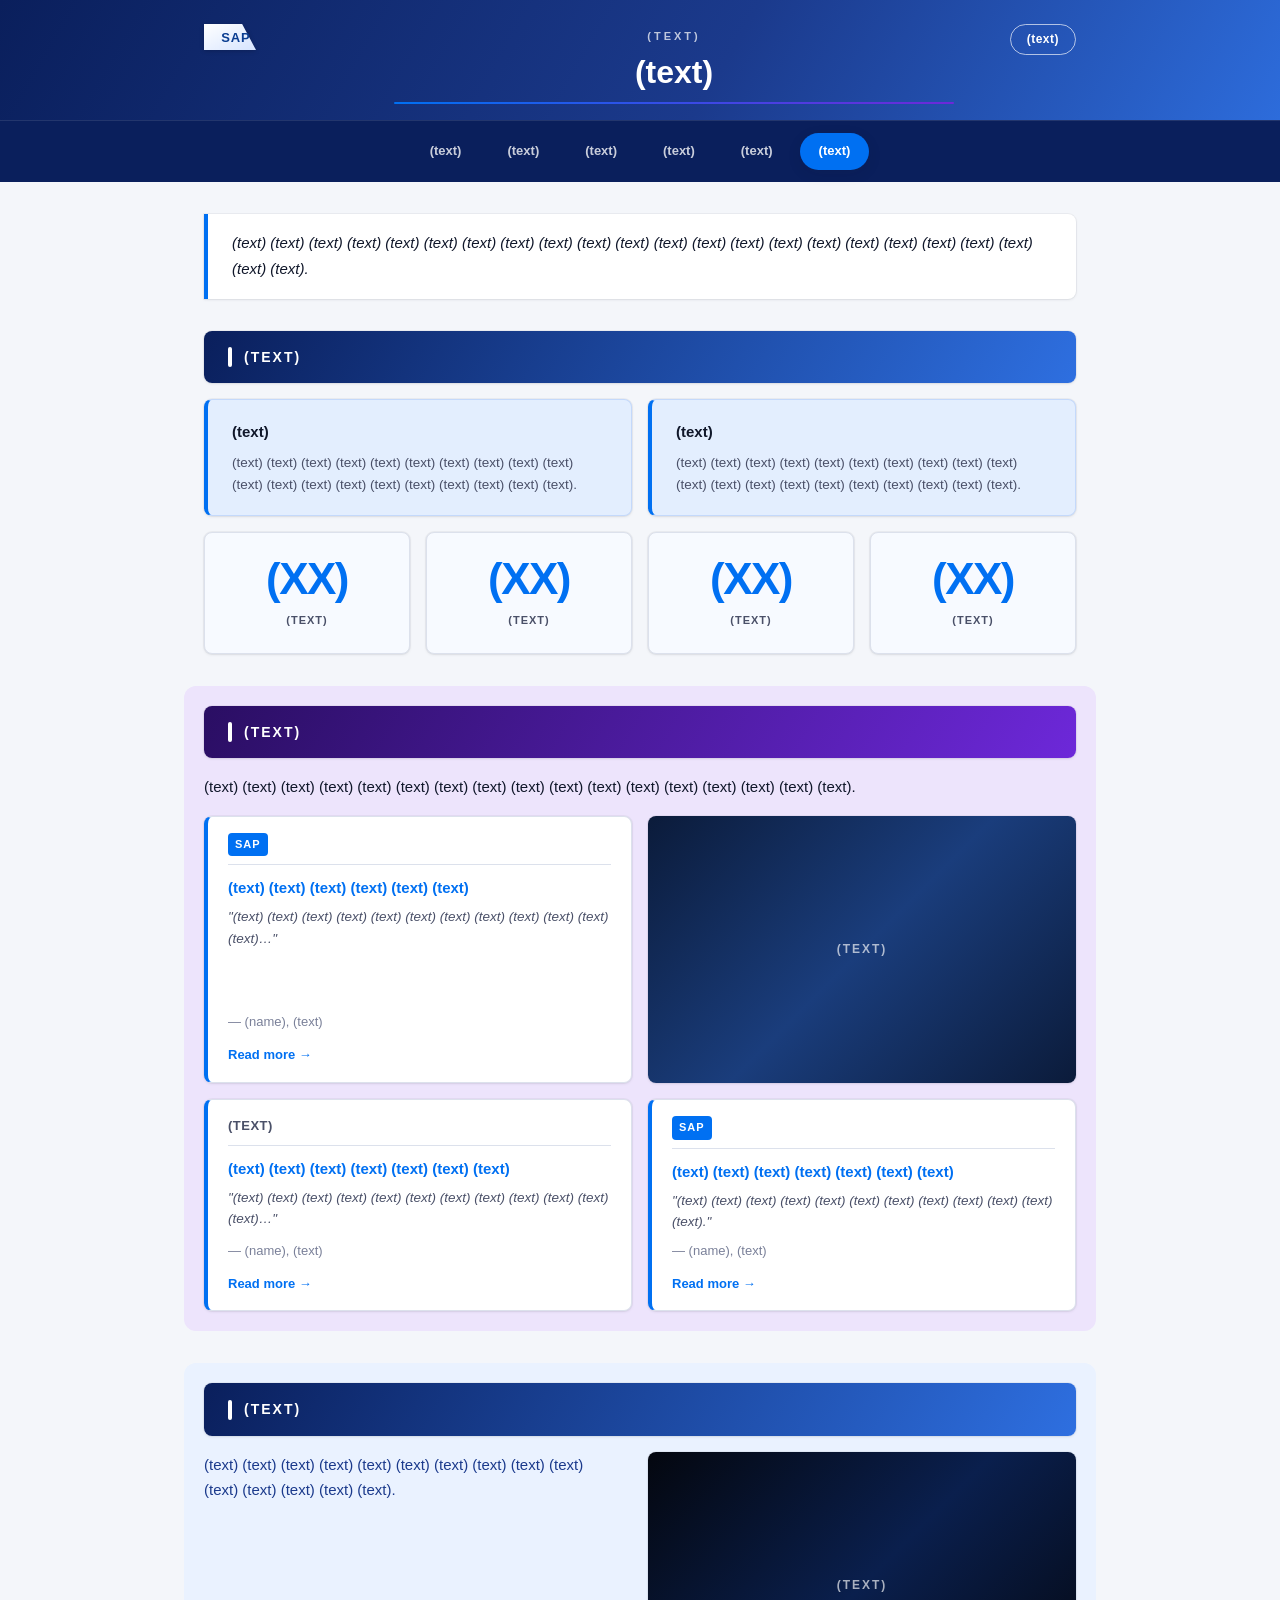
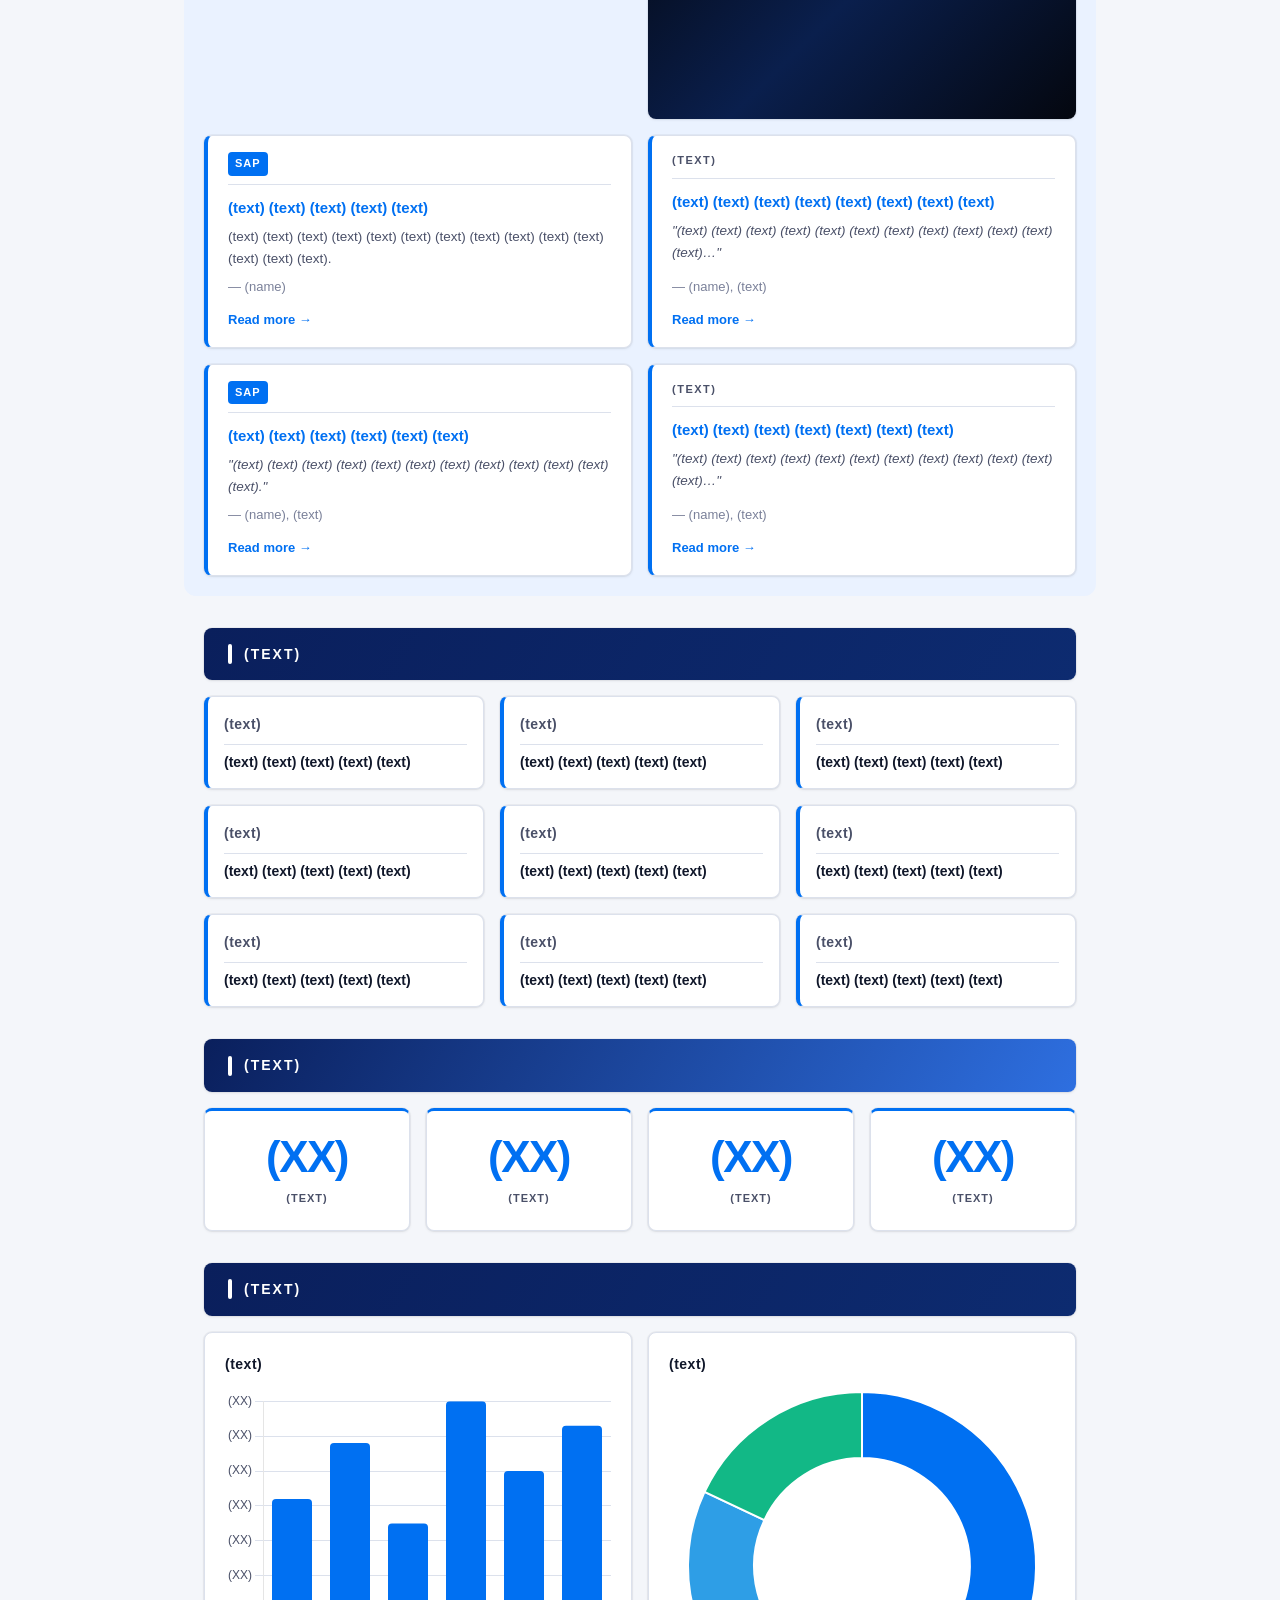
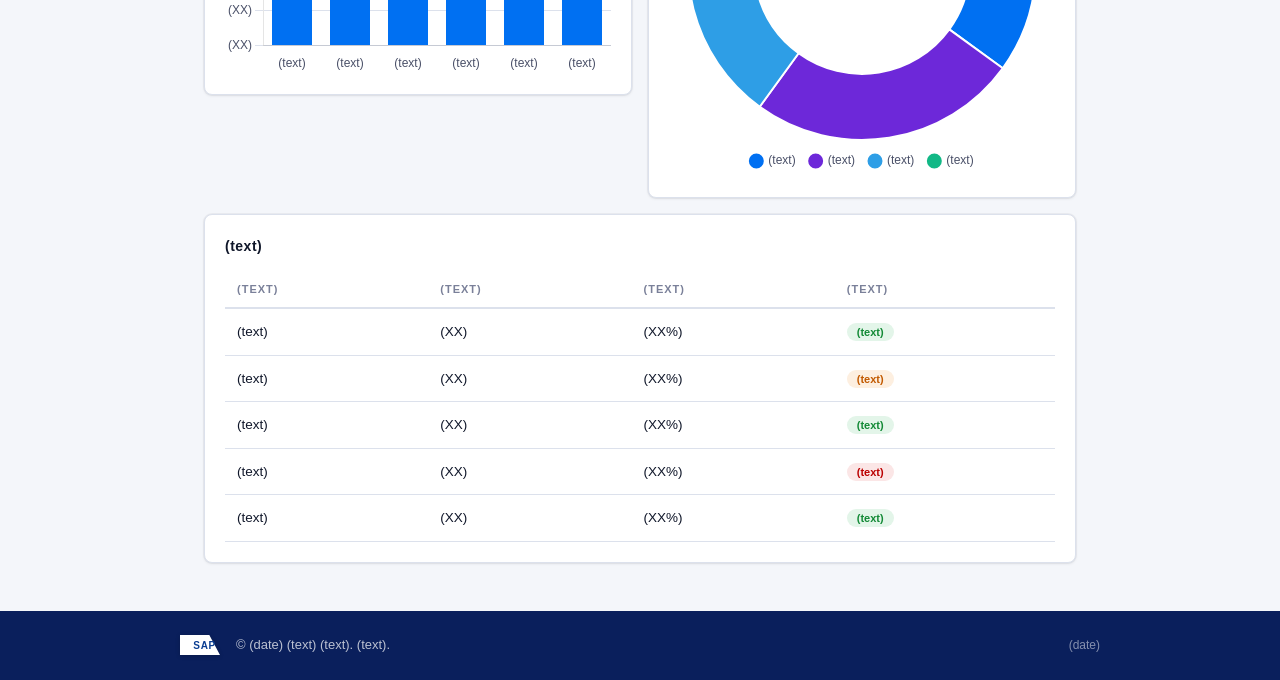
<file: index.html>
<!DOCTYPE html>
<html lang="en">
<head>
  <meta charset="UTF-8" />
  <meta name="viewport" content="width=device-width, initial-scale=1.0" />
  <title>(text) — SAP Executive Report</title>
  <link rel="stylesheet" href="styles.css" />
</head>
<body>

  <!-- ═══════════════ HEADER ═══════════════ -->
  <header class="masthead">
    <div class="masthead__inner">
      <div class="brand">
        <span class="brand__logo" aria-label="SAP">
          <svg viewBox="0 0 60 30" width="52" height="26" role="img">
            <defs>
              <linearGradient id="sapg" x1="0" y1="0" x2="1" y2="1">
                <stop offset="0" stop-color="#fff"/><stop offset="1" stop-color="#d6e4ff"/>
              </linearGradient>
            </defs>
            <path d="M0 0 H44 L60 30 H0 Z" fill="url(#sapg)"/>
            <text x="20" y="21" font-family="Arial" font-weight="900" font-size="15" fill="#0A3D91" letter-spacing="1">SAP</text>
          </svg>
        </span>
      </div>

      <div class="masthead__titles">
        <!-- REPORT EYEBROW --><p class="masthead__eyebrow">(text)</p>
        <!-- REPORT TITLE --><h1 class="masthead__title">(text)</h1>
        <span class="masthead__rule"></span>
      </div>

      <!-- PERIOD BADGE --><span class="masthead__badge">(text)</span>
    </div>

    <!-- ═══════════════ NAV ═══════════════ -->
    <nav class="navbar" aria-label="Report sections">
      <div class="navbar__inner">
        <a class="pill pill--active" href="#sec-glance"><!-- NAV -->(text)</a>
        <a class="pill" href="#sec-a"><!-- NAV -->(text)</a>
        <a class="pill" href="#sec-b"><!-- NAV -->(text)</a>
        <a class="pill" href="#sec-tl"><!-- NAV -->(text)</a>
        <a class="pill" href="#sec-exec"><!-- NAV -->(text)</a>
        <a class="pill" href="#sec-horizon"><!-- NAV -->(text)</a>
      </div>
    </nav>
  </header>

  <main class="page">

    <!-- ═══════════════ INTRO ═══════════════ -->
    <section class="intro">
      <!-- SECTION INTRO -->
      <p class="intro__text"><em>(text) (text) (text) (text) (text) (text) (text) (text) (text) (text) (text) (text) (text) (text) (text) (text) (text) (text) (text) (text) (text) (text) (text).</em></p>
    </section>

    <!-- ═══════════════ SECTION · AT A GLANCE ═══════════════ -->
    <section class="block" id="sec-glance">
      <div class="shead shead--blue">
        <span class="shead__tick"></span>
        <!-- SECTION TITLE --><h2 class="shead__title">(text)</h2>
      </div>

      <div class="block__body">
        <div class="grid grid--2">
          <article class="scard">
            <!-- CARD TITLE --><h3 class="scard__title">(text)</h3>
            <!-- CARD DESC --><p class="scard__body">(text) (text) (text) (text) (text) (text) (text) (text) (text) (text) (text) (text) (text) (text) (text) (text) (text) (text) (text) (text).</p>
          </article>
          <article class="scard">
            <h3 class="scard__title">(text)</h3>
            <p class="scard__body">(text) (text) (text) (text) (text) (text) (text) (text) (text) (text) (text) (text) (text) (text) (text) (text) (text) (text) (text) (text).</p>
          </article>
        </div>

        <div class="grid grid--4 kpis kpis--filled">
          <div class="kpi">
            <!-- KPI VALUE --><span class="kpi__value">(XX)</span>
            <!-- KPI LABEL --><span class="kpi__label">(text)</span>
          </div>
          <div class="kpi">
            <span class="kpi__value">(XX)</span>
            <span class="kpi__label">(text)</span>
          </div>
          <div class="kpi">
            <span class="kpi__value">(XX)</span>
            <span class="kpi__label">(text)</span>
          </div>
          <div class="kpi">
            <span class="kpi__value">(XX)</span>
            <span class="kpi__label">(text)</span>
          </div>
        </div>
      </div>
    </section>

    <!-- ═══════════════ SECTION A · LAUNCH HIGHLIGHTS (PURPLE) ═══════════════ -->
    <section class="block block--tint-purple" id="sec-a">
      <div class="shead shead--purple">
        <span class="shead__tick"></span>
        <!-- SECTION TITLE --><h2 class="shead__title">(text)</h2>
      </div>

      <div class="block__body">
        <!-- SECTION INTRO -->
        <p class="lead">(text) (text) (text) (text) (text) (text) (text) (text) (text) (text) (text) (text) (text) (text) (text) (text) (text).</p>

        <div class="grid grid--2">
          <article class="acard acard--accent">
            <div class="acard__source"><span class="src-chip">SAP</span></div>
            <!-- ARTICLE TITLE --><h4 class="acard__title">(text) (text) (text) (text) (text) (text)</h4>
            <!-- QUOTE --><p class="acard__quote"><em>"(text) (text) (text) (text) (text) (text) (text) (text) (text) (text) (text) (text)…"</em></p>
            <!-- AUTHOR --><p class="acard__meta">— (name), (text)</p>
            <a class="more" href="#">Read more →</a>
          </article>

          <!-- HERO IMAGE PLACEHOLDER -->
          <div class="media-ph media-ph--stage"><span>(text)</span></div>
        </div>

        <div class="grid grid--2">
          <article class="acard acard--accent">
            <!-- SOURCE --><div class="acard__source"><span class="src-text">(text)</span></div>
            <h4 class="acard__title">(text) (text) (text) (text) (text) (text) (text)</h4>
            <p class="acard__quote"><em>"(text) (text) (text) (text) (text) (text) (text) (text) (text) (text) (text) (text)…"</em></p>
            <p class="acard__meta">— (name), (text)</p>
            <a class="more" href="#">Read more →</a>
          </article>
          <article class="acard acard--accent">
            <div class="acard__source"><span class="src-chip">SAP</span></div>
            <h4 class="acard__title">(text) (text) (text) (text) (text) (text) (text)</h4>
            <p class="acard__quote"><em>"(text) (text) (text) (text) (text) (text) (text) (text) (text) (text) (text) (text)."</em></p>
            <p class="acard__meta">— (name), (text)</p>
            <a class="more" href="#">Read more →</a>
          </article>
        </div>
      </div>
    </section>

    <!-- ═══════════════ SECTION B · LAUNCH HIGHLIGHTS (BLUE TINT) ═══════════════ -->
    <section class="block block--tint-blue" id="sec-b">
      <div class="shead shead--blue">
        <span class="shead__tick"></span>
        <!-- SECTION TITLE --><h2 class="shead__title">(text)</h2>
      </div>

      <div class="block__body">
        <div class="grid grid--2 grid--top">
          <!-- SECTION INTRO -->
          <p class="lead lead--accent">(text) (text) (text) (text) (text) (text) (text) (text) (text) (text) (text) (text) (text) (text) (text).</p>
          <!-- HERO IMAGE PLACEHOLDER -->
          <div class="media-ph media-ph--event"><span>(text)</span></div>
        </div>

        <div class="grid grid--2">
          <article class="acard acard--accent">
            <div class="acard__source"><span class="src-chip">SAP</span></div>
            <h4 class="acard__title">(text) (text) (text) (text) (text)</h4>
            <p class="acard__body">(text) (text) (text) (text) (text) (text) (text) (text) (text) (text) (text) (text) (text) (text).</p>
            <p class="acard__meta">— (name)</p>
            <a class="more" href="#">Read more →</a>
          </article>
          <article class="acard acard--accent">
            <div class="acard__source"><span class="src-text src-text--sm">(text)</span></div>
            <h4 class="acard__title">(text) (text) (text) (text) (text) (text) (text) (text)</h4>
            <p class="acard__quote"><em>"(text) (text) (text) (text) (text) (text) (text) (text) (text) (text) (text) (text)…"</em></p>
            <p class="acard__meta">— (name), (text)</p>
            <a class="more" href="#">Read more →</a>
          </article>
        </div>

        <div class="grid grid--2">
          <article class="acard acard--accent">
            <div class="acard__source"><span class="src-chip">SAP</span></div>
            <h4 class="acard__title">(text) (text) (text) (text) (text) (text)</h4>
            <p class="acard__quote"><em>"(text) (text) (text) (text) (text) (text) (text) (text) (text) (text) (text) (text)."</em></p>
            <p class="acard__meta">— (name), (text)</p>
            <a class="more" href="#">Read more →</a>
          </article>
          <article class="acard acard--accent">
            <div class="acard__source"><span class="src-text src-text--sm">(text)</span></div>
            <h4 class="acard__title">(text) (text) (text) (text) (text) (text) (text)</h4>
            <p class="acard__quote"><em>"(text) (text) (text) (text) (text) (text) (text) (text) (text) (text) (text) (text)…"</em></p>
            <p class="acard__meta">— (name), (text)</p>
            <a class="more" href="#">Read more →</a>
          </article>
        </div>
      </div>
    </section>

    <!-- ═══════════════ SECTION · THOUGHT LEADERSHIP ═══════════════ -->
    <section class="block" id="sec-tl">
      <div class="shead shead--dark">
        <span class="shead__tick"></span>
        <!-- SECTION TITLE --><h2 class="shead__title">(text)</h2>
      </div>

      <div class="block__body">
        <div class="grid grid--3">
          <!-- 9 media cards -->
          <article class="mcard"><div class="mcard__src">(text)</div><span class="mcard__rule"></span><!-- TITLE --><h5 class="mcard__title">(text) (text) (text) (text) (text)</h5></article>
          <article class="mcard"><div class="mcard__src">(text)</div><span class="mcard__rule"></span><h5 class="mcard__title">(text) (text) (text) (text) (text)</h5></article>
          <article class="mcard"><div class="mcard__src">(text)</div><span class="mcard__rule"></span><h5 class="mcard__title">(text) (text) (text) (text) (text)</h5></article>
          <article class="mcard"><div class="mcard__src">(text)</div><span class="mcard__rule"></span><h5 class="mcard__title">(text) (text) (text) (text) (text)</h5></article>
          <article class="mcard"><div class="mcard__src">(text)</div><span class="mcard__rule"></span><h5 class="mcard__title">(text) (text) (text) (text) (text)</h5></article>
          <article class="mcard"><div class="mcard__src">(text)</div><span class="mcard__rule"></span><h5 class="mcard__title">(text) (text) (text) (text) (text)</h5></article>
          <article class="mcard"><div class="mcard__src">(text)</div><span class="mcard__rule"></span><h5 class="mcard__title">(text) (text) (text) (text) (text)</h5></article>
          <article class="mcard"><div class="mcard__src">(text)</div><span class="mcard__rule"></span><h5 class="mcard__title">(text) (text) (text) (text) (text)</h5></article>
          <article class="mcard"><div class="mcard__src">(text)</div><span class="mcard__rule"></span><h5 class="mcard__title">(text) (text) (text) (text) (text)</h5></article>
        </div>
      </div>
    </section>

    <!-- ═══════════════ SECTION · EXEC & EMPLOYEE COMMS ═══════════════ -->
    <section class="block" id="sec-exec">
      <div class="shead shead--blue">
        <span class="shead__tick"></span>
        <!-- SECTION TITLE --><h2 class="shead__title">(text)</h2>
      </div>

      <div class="block__body">
        <div class="grid grid--4 kpis kpis--outline">
          <div class="kpi kpi--outline">
            <!-- KPI VALUE --><span class="kpi__value">(XX)</span>
            <!-- KPI LABEL --><span class="kpi__label">(text)</span>
          </div>
          <div class="kpi kpi--outline">
            <span class="kpi__value">(XX)</span>
            <span class="kpi__label">(text)</span>
          </div>
          <div class="kpi kpi--outline">
            <span class="kpi__value">(XX)</span>
            <span class="kpi__label">(text)</span>
          </div>
          <div class="kpi kpi--outline">
            <span class="kpi__value">(XX)</span>
            <span class="kpi__label">(text)</span>
          </div>
        </div>
      </div>
    </section>

    <!-- ═══════════════ SECTION · ON THE HORIZON (chart + table) ═══════════════ -->
    <section class="block" id="sec-horizon">
      <div class="shead shead--dark">
        <span class="shead__tick"></span>
        <!-- SECTION TITLE --><h2 class="shead__title">(text)</h2>
      </div>

      <div class="block__body">
        <div class="grid grid--2 grid--top">
          <!-- CHART CARD -->
          <article class="chart-card">
            <!-- CHART TITLE --><h4 class="chart-card__title">(text)</h4>
            <canvas id="barChart" height="220"></canvas>
          </article>
          <!-- CHART CARD -->
          <article class="chart-card">
            <!-- CHART TITLE --><h4 class="chart-card__title">(text)</h4>
            <canvas id="donutChart" height="220"></canvas>
          </article>
        </div>

        <!-- DATA TABLE -->
        <article class="table-card">
          <!-- TABLE TITLE --><h4 class="table-card__title">(text)</h4>
          <table class="dtable">
            <thead>
              <tr>
                <!-- TABLE HEADER --><th>(text)</th>
                <th>(text)</th>
                <th>(text)</th>
                <th>(text)</th>
              </tr>
            </thead>
            <tbody>
              <tr><td>(text)</td><td>(XX)</td><td>(XX%)</td><td><span class="tag tag--ok">(text)</span></td></tr>
              <tr><td>(text)</td><td>(XX)</td><td>(XX%)</td><td><span class="tag tag--warn">(text)</span></td></tr>
              <tr><td>(text)</td><td>(XX)</td><td>(XX%)</td><td><span class="tag tag--ok">(text)</span></td></tr>
              <tr><td>(text)</td><td>(XX)</td><td>(XX%)</td><td><span class="tag tag--err">(text)</span></td></tr>
              <tr><td>(text)</td><td>(XX)</td><td>(XX%)</td><td><span class="tag tag--ok">(text)</span></td></tr>
            </tbody>
          </table>
        </article>
      </div>
    </section>

  </main>

  <!-- ═══════════════ FOOTER ═══════════════ -->
  <footer class="foot">
    <div class="foot__inner">
      <span class="brand__logo brand__logo--sm" aria-label="SAP">
        <svg viewBox="0 0 60 30" width="40" height="20" role="img">
          <path d="M0 0 H44 L60 30 H0 Z" fill="#fff"/>
          <text x="20" y="21" font-family="Arial" font-weight="900" font-size="15" fill="#0A3D91" letter-spacing="1">SAP</text>
        </svg>
      </span>
      <!-- FOOTER TEXT --><p class="foot__text">© (date) (text) (text). (text).</p>
      <!-- FOOTER DATE --><p class="foot__date">(date)</p>
    </div>
  </footer>

  <script src="vendor/chart.umd.min.js"></script>
  <script src="app.js"></script>
</body>
</html>
</file>
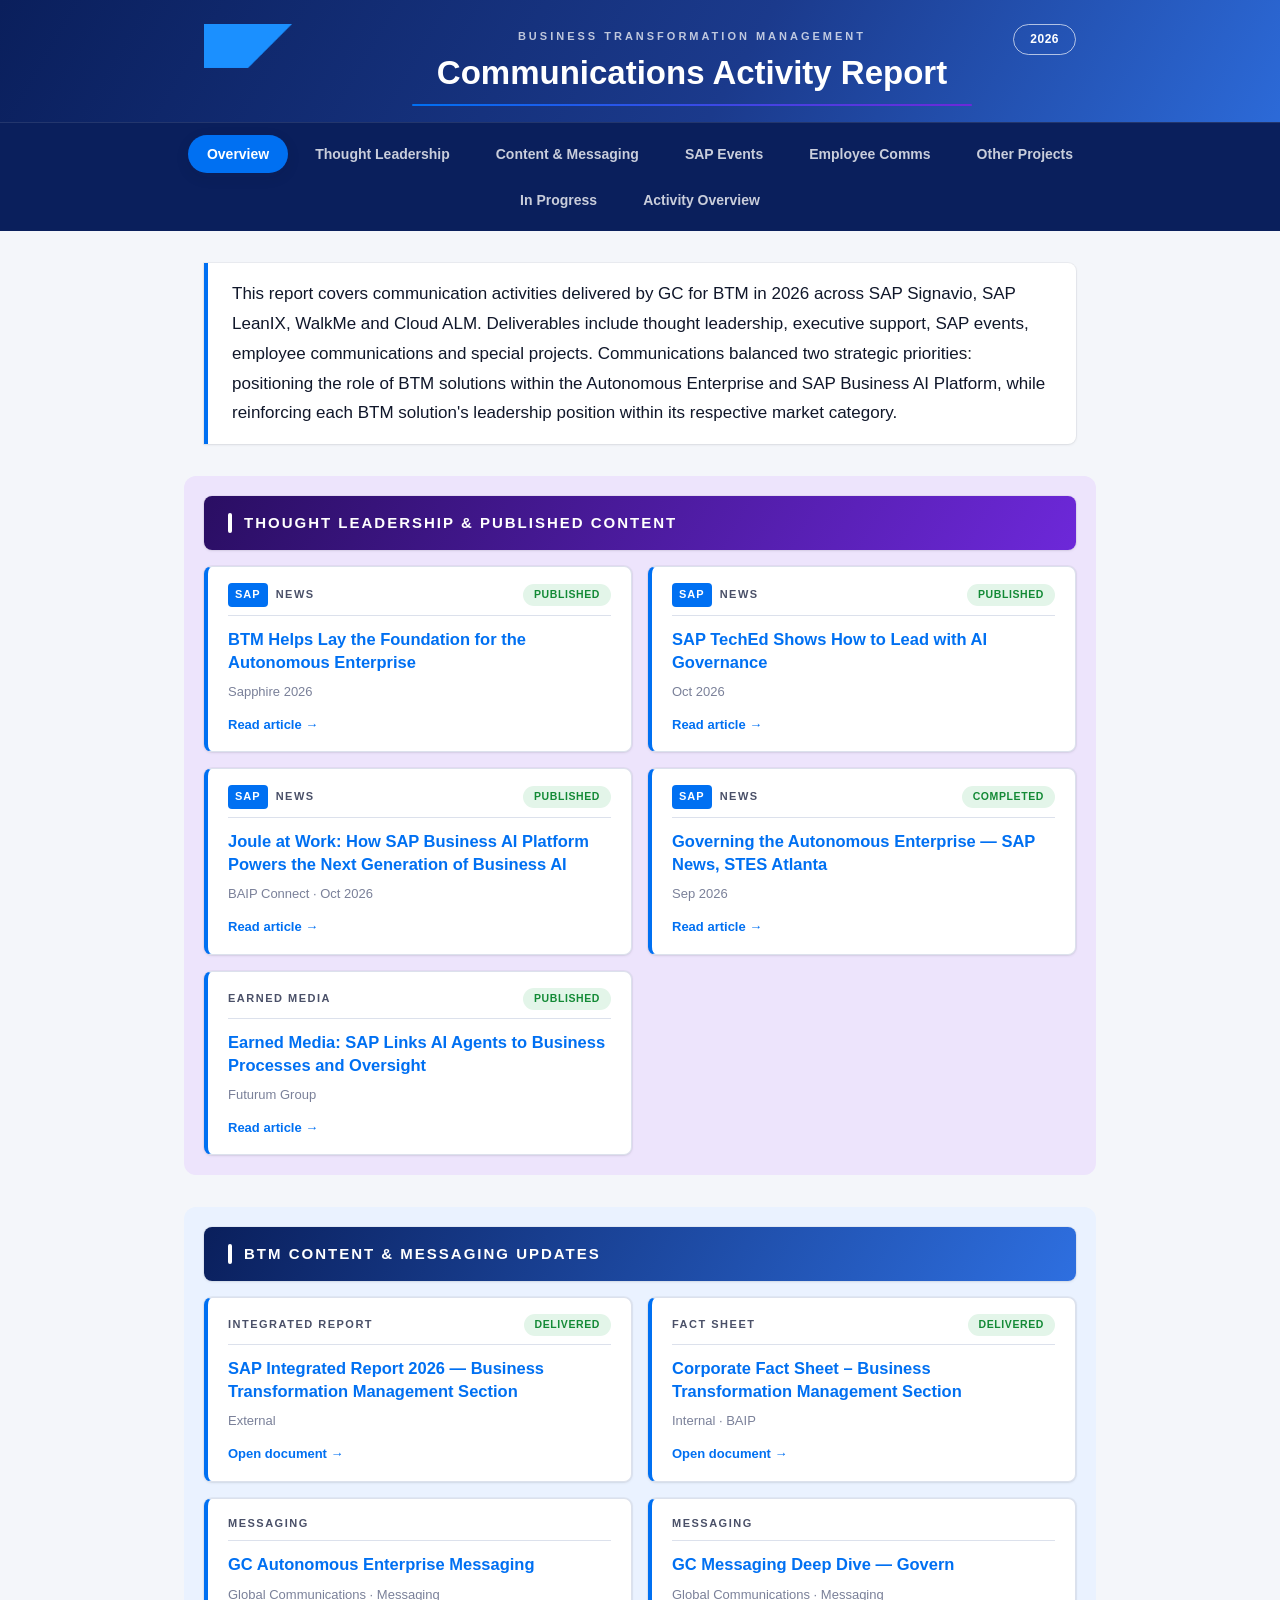
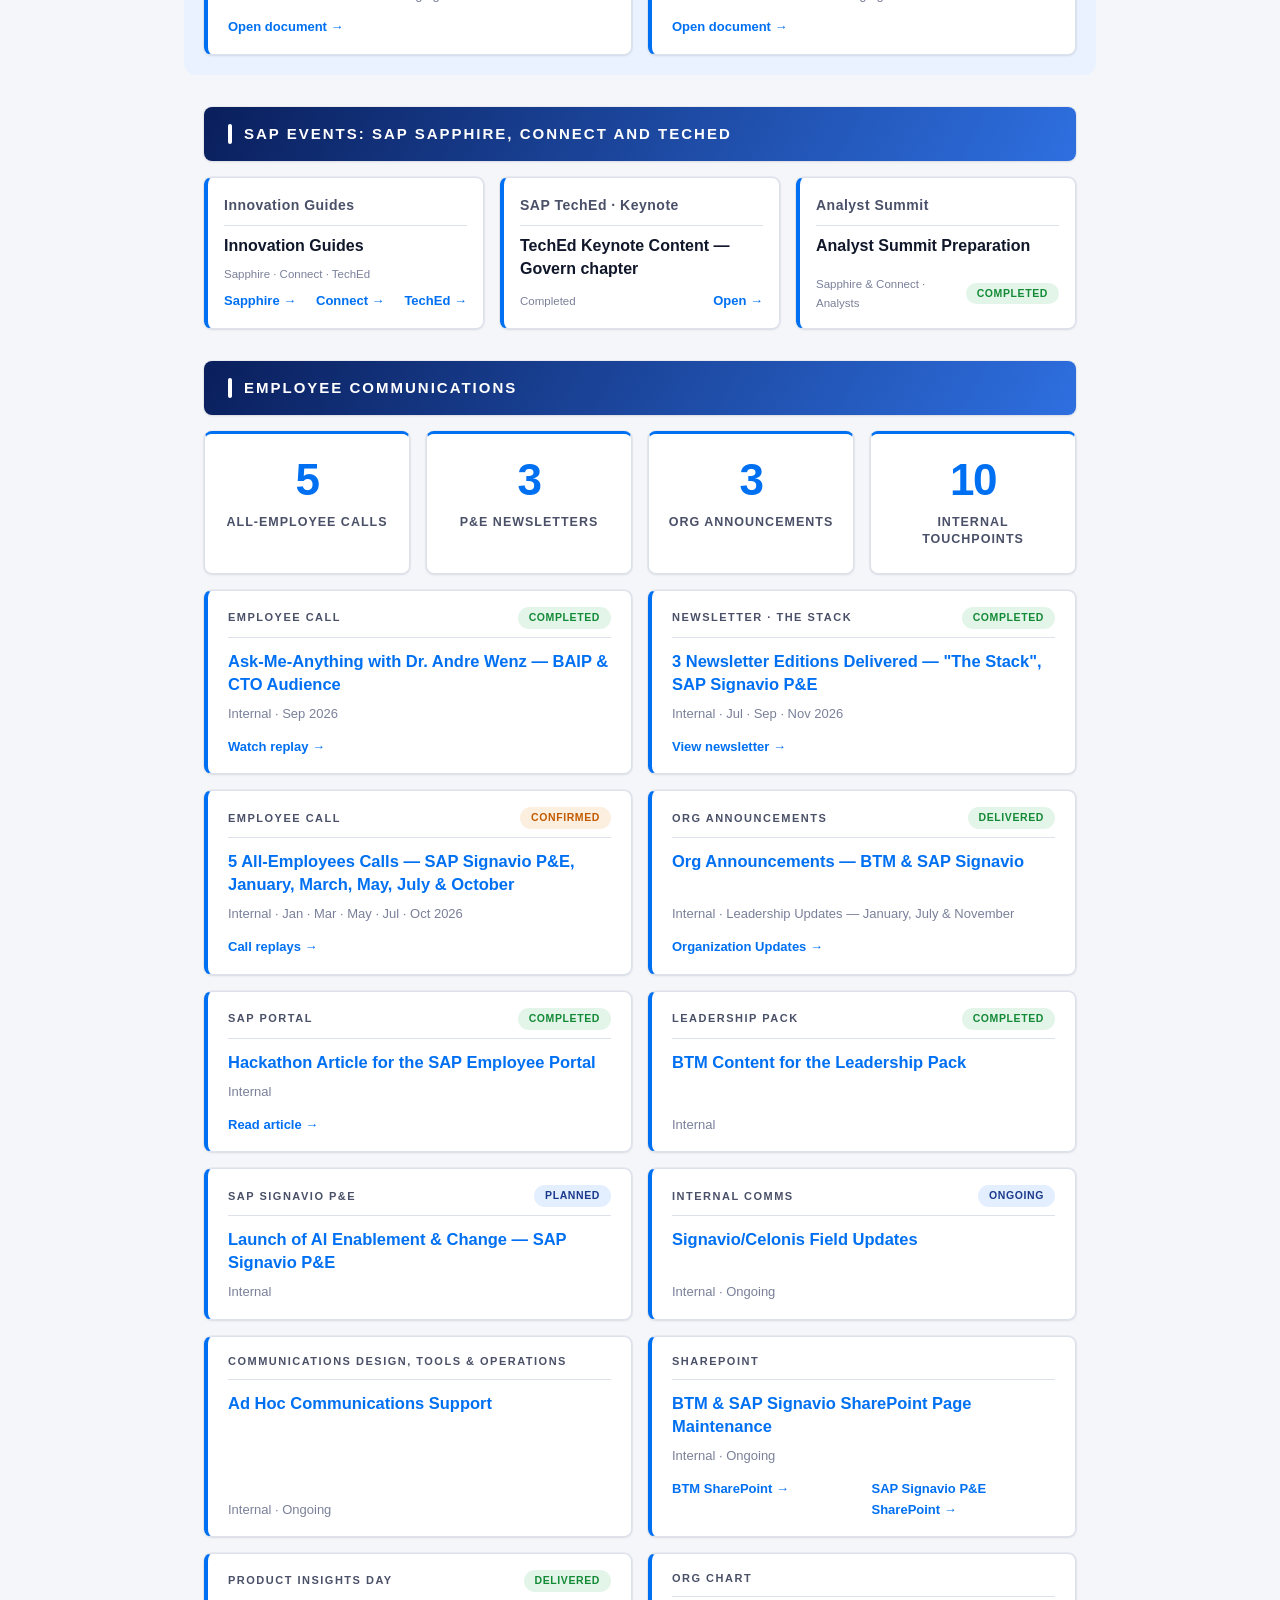
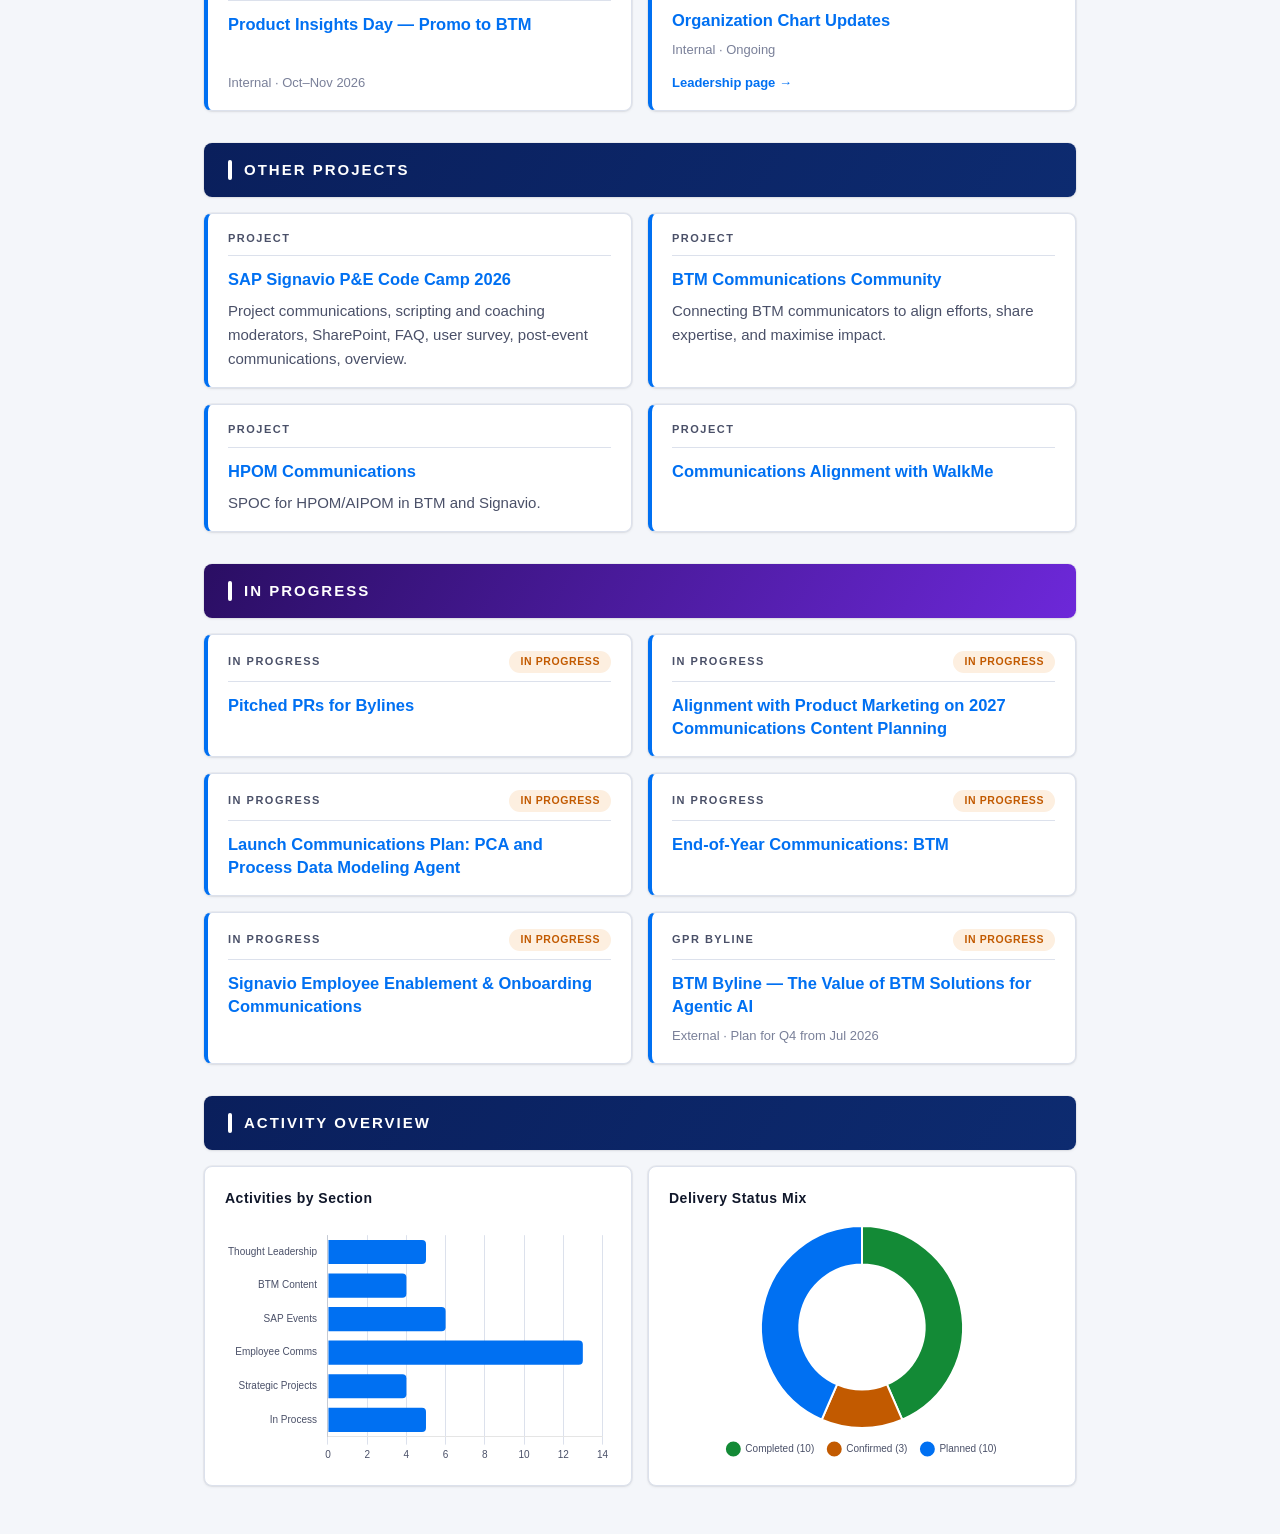
<file: h2-2026/index.html>
<!DOCTYPE html>
<html lang="en">
<head>
  <meta charset="UTF-8" />
  <meta name="viewport" content="width=device-width, initial-scale=1.0" />
  <title>BTM Communications Report — H2 2026 — SAP Executive Report</title>
  <link rel="stylesheet" href="styles.css" />
</head>
<body>

  <!-- ═══════════════ HEADER ═══════════════ -->
  <header class="masthead">
    <div class="masthead__inner">
      <div class="brand">
        <span class="brand__logo">
          <img class="brand__img" src="assets/sap-logo.png" alt="SAP Logo" width="88" height="44" />
        </span>
      </div>

      <div class="masthead__titles">
        <p class="masthead__eyebrow">Business Transformation Management</p>
        <h1 class="masthead__title">Communications Activity Report</h1>
        <span class="masthead__rule"></span>
      </div>

      <span class="masthead__badge">2026</span>
    </div>

    <!-- ═══════════════ NAV ═══════════════ -->
    <nav class="navbar" aria-label="Report sections">
      <div class="navbar__inner">
        <a class="pill pill--active" href="#sec-summary">Overview</a>
        <a class="pill" href="#sec-thought">Thought Leadership</a>
        <a class="pill" href="#sec-messaging">Content &amp; Messaging</a>
        <a class="pill" href="#sec-events">SAP Events</a>
        <a class="pill" href="#sec-employee">Employee Comms</a>
        <a class="pill" href="#sec-strategic">Other Projects</a>
        <a class="pill" href="#sec-inprocess">In Progress</a>
        <a class="pill" href="#sec-overview">Activity Overview</a>
      </div>
    </nav>
  </header>

  <main class="page">

    <!-- ═══════════════ EXECUTIVE SUMMARY (INTRO) ═══════════════ -->
    <section class="intro" id="sec-summary">
      <p class="intro__text">
        This report covers communication activities delivered by GC for BTM in 2026 across SAP Signavio, SAP LeanIX, WalkMe and Cloud ALM. Deliverables include thought leadership, executive support, SAP events, employee communications and special projects. Communications balanced two strategic priorities: positioning the role of BTM solutions within the Autonomous Enterprise and SAP Business AI Platform, while reinforcing each BTM solution's leadership position within its respective market category.
      </p>
    </section>

    <!-- ═══════════════ THOUGHT LEADERSHIP & PUBLISHED CONTENT (PURPLE) ═══════════════ -->
    <section class="block block--tint-purple" id="sec-thought">
      <div class="shead shead--purple">
        <span class="shead__tick"></span>
        <h2 class="shead__title">Thought Leadership &amp; Published Content</h2>
      </div>

      <div class="block__body">
        <div class="grid grid--2">
          <article class="acard acard--accent">
            <div class="acard__source">
              <span class="src-wrap"><span class="src-chip">SAP</span><span class="src-text src-text--sm">News</span></span>
              <span class="status status--completed">Published</span>
            </div>
            <h4 class="acard__title">BTM Helps Lay the Foundation for the Autonomous Enterprise</h4>
            <p class="acard__meta">Sapphire 2026</p>
            <a class="more" href="https://news.sap.com/2026/05/business-transformation-management-foundation-autonomous-enterprise/" target="_blank" rel="noopener">Read article →</a>
          </article>

          <article class="acard acard--accent">
            <div class="acard__source">
              <span class="src-wrap"><span class="src-chip">SAP</span><span class="src-text src-text--sm">News</span></span>
              <span class="status status--completed">Published</span>
            </div>
            <h4 class="acard__title">SAP TechEd Shows How to Lead with AI Governance</h4>
            <p class="acard__meta">Oct 2026</p>
            <a class="more" href="https://news.sap.com/2026/10/sap-teched-shows-how-to-lead-with-ai-governance/" target="_blank" rel="noopener">Read article →</a>
          </article>
        </div>

        <div class="grid grid--2">
          <article class="acard acard--accent">
            <div class="acard__source">
              <span class="src-wrap"><span class="src-chip">SAP</span><span class="src-text src-text--sm">News</span></span>
              <span class="status status--completed">Published</span>
            </div>
            <h4 class="acard__title">Joule at Work: How SAP Business AI Platform Powers the Next Generation of Business AI</h4>
            <p class="acard__meta">BAIP Connect · Oct 2026</p>
            <a class="more" href="https://news.sap.com/2026/10/joule-work-sap-business-ai-platform-power-next-generation-business-ai/" target="_blank" rel="noopener">Read article →</a>
          </article>

          <article class="acard acard--accent">
            <div class="acard__source">
              <span class="src-wrap"><span class="src-chip">SAP</span><span class="src-text src-text--sm">News</span></span>
              <span class="status status--completed">Completed</span>
            </div>
            <h4 class="acard__title">Governing the Autonomous Enterprise — SAP News, STES Atlanta</h4>
            <p class="acard__meta">Sep 2026</p>
            <a class="more" href="https://news.sap.com/2026/09/autonomous-enterprise-business-transformation-management-solutions-sap-ai-agents-work-at-scale/" target="_blank" rel="noopener">Read article →</a>
          </article>
        </div>

        <div class="grid grid--2">
          <article class="acard acard--accent">
            <div class="acard__source">
              <span class="src-wrap"><span class="src-text src-text--sm">Earned Media</span></span>
              <span class="status status--completed">Published</span>
            </div>
            <h4 class="acard__title">Earned Media: SAP Links AI Agents to Business Processes and Oversight</h4>
            <p class="acard__meta">Futurum Group</p>
            <a class="more" href="https://futurumgroup.com/insights/sap-links-ai-agents-to-business-processes-and-oversight/" target="_blank" rel="noopener">Read article →</a>
          </article>
        </div>
      </div>
    </section>

    <!-- ═══════════════ BTM CONTENT & MESSAGING UPDATES (BLUE TINT) ═══════════════ -->
    <section class="block block--tint-blue" id="sec-messaging">
      <div class="shead shead--blue">
        <span class="shead__tick"></span>
        <h2 class="shead__title">BTM Content &amp; Messaging Updates</h2>
      </div>

      <div class="block__body">
        <div class="grid grid--2">
          <article class="acard acard--accent">
            <div class="acard__source">
              <span class="src-wrap"><span class="src-text src-text--sm">Integrated Report</span></span>
              <span class="status status--completed">Delivered</span>
            </div>
            <h4 class="acard__title">SAP Integrated Report 2026 — Business Transformation Management Section</h4>
            <p class="acard__meta">External</p>
            <a class="more" href="https://sap-my.sharepoint.com/:w:/r/personal/tanja_charrier_sap_com/_layouts/15/Doc.aspx?sourcedoc=%7BF20728CA-5B52-4E9A-A7A4-439E9365E315%7D&amp;file=DRAFT_Our%20Product%20Strategy_IR%20FY%202026_BAIP.docx&amp;nav=eyJjIjoxNTY3MjU3MzgzfQ&amp;action=default&amp;mobileredirect=true" target="_blank" rel="noopener">Open document →</a>
          </article>

          <article class="acard acard--accent">
            <div class="acard__source">
              <span class="src-wrap"><span class="src-text src-text--sm">Fact Sheet</span></span>
              <span class="status status--completed">Delivered</span>
            </div>
            <h4 class="acard__title">Corporate Fact Sheet – Business Transformation Management Section</h4>
            <p class="acard__meta">Internal · BAIP</p>
            <a class="more" href="https://sap.sharepoint.com/sites/208445/Shared%20Documents/10_Investor%20Relations/2026_Q3_Earnings/Alignment%20for%20Corporate%20Factsheet.docx" target="_blank" rel="noopener">Open document →</a>
          </article>
        </div>

        <div class="grid grid--2">
          <article class="acard acard--accent">
            <div class="acard__source">
              <span class="src-wrap"><span class="src-text src-text--sm">Messaging</span></span>
            </div>
            <h4 class="acard__title">GC Autonomous Enterprise Messaging</h4>
            <p class="acard__meta">Global Communications · Messaging</p>
            <a class="more" href="https://sap.sharepoint.com/:w:/t/ContentLibraryCK/IQB4ixotNmowRrgoRNv5ze7RAZBkx0pmzxUou5MZJgszaI4?e=n1OvTB" target="_blank" rel="noopener">Open document →</a>
          </article>

          <article class="acard acard--accent">
            <div class="acard__source">
              <span class="src-wrap"><span class="src-text src-text--sm">Messaging</span></span>
            </div>
            <h4 class="acard__title">GC Messaging Deep Dive — Govern</h4>
            <p class="acard__meta">Global Communications · Messaging</p>
            <a class="more" href="https://sap.sharepoint.com/:w:/s/125109/IQDAdhuQ5JX7TImM9EfiNFlmAXQAE5v8zsqGGR6ujX2Vvys?e=KjsZjU" target="_blank" rel="noopener">Open document →</a>
          </article>
        </div>
      </div>
    </section>

    <!-- ═══════════════ SAP EVENTS ═══════════════ -->
    <section class="block" id="sec-events">
      <div class="shead shead--blue">
        <span class="shead__tick"></span>
        <h2 class="shead__title">SAP Events: SAP Sapphire, Connect and TechEd</h2>
      </div>

      <div class="block__body">
        <div class="grid grid--3">
          <article class="mcard">
            <div class="mcard__src">Innovation Guides</div>
            <span class="mcard__rule"></span>
            <h5 class="mcard__title">Innovation Guides</h5>
            <div class="mcard__foot"><span class="mcard__meta">Sapphire · Connect · TechEd</span></div>
            <div class="mcard__foot" style="gap:10px;">
              <a class="more" href="https://www.sap.com/uk/topics/events/sapphire/innovation-news-guide-2026" target="_blank" rel="noopener">Sapphire →</a>
              <a class="more" href="https://www.sap.com/topics/events/connect/innovation-news-guide-2026" target="_blank" rel="noopener">Connect →</a>
              <a class="more" href="https://www.sap.com/topics/events/teched/innovation-news-guide-2026" target="_blank" rel="noopener">TechEd →</a>
            </div>
          </article>

          <article class="mcard">
            <div class="mcard__src">SAP TechEd · Keynote</div>
            <span class="mcard__rule"></span>
            <h5 class="mcard__title">TechEd Keynote Content — Govern chapter</h5>
            <div class="mcard__foot"><span class="mcard__meta">Completed</span><a class="more" href="https://sap.sharepoint.com/teams/SAPBusinessAI/Shared%20Documents/General/08%20Advocacy%20%26%20Experiences/Advocacy/09_Events/2026/2026-10-TechEd/02_TalkTrack-ROS/TechEd2026_ROS_CTO.docx" target="_blank" rel="noopener">Open →</a></div>
          </article>

          <article class="mcard">
            <div class="mcard__src">Analyst Summit</div>
            <span class="mcard__rule"></span>
            <h5 class="mcard__title">Analyst Summit Preparation</h5>
            <div class="mcard__foot"><span class="mcard__meta">Sapphire &amp; Connect · Analysts</span><span class="status status--completed">Completed</span></div>
          </article>
        </div>
      </div>
    </section>

    <!-- ═══════════════ EMPLOYEE COMMUNICATIONS ═══════════════ -->
    <section class="block" id="sec-employee">
      <div class="shead shead--blue">
        <span class="shead__tick"></span>
        <h2 class="shead__title">Employee Communications</h2>
      </div>

      <div class="block__body">
        <div class="grid grid--4 kpis kpis--outline">
          <div class="kpi kpi--outline">
            <span class="kpi__value">5</span>
            <span class="kpi__label">All-Employee Calls</span>
          </div>
          <div class="kpi kpi--outline">
            <span class="kpi__value">3</span>
            <span class="kpi__label">P&amp;E Newsletters</span>
          </div>
          <div class="kpi kpi--outline">
            <span class="kpi__value">3</span>
            <span class="kpi__label">Org Announcements</span>
          </div>
          <div class="kpi kpi--outline">
            <span class="kpi__value">10</span>
            <span class="kpi__label">Internal Touchpoints</span>
          </div>
        </div>

        <div class="grid grid--2">
          <article class="acard acard--accent">
            <div class="acard__source">
              <span class="src-wrap"><span class="src-text src-text--sm">Employee Call</span></span>
              <span class="status status--completed">Completed</span>
            </div>
            <h4 class="acard__title">Ask-Me-Anything with Dr. Andre Wenz — BAIP &amp; CTO Audience</h4>
            <p class="acard__meta">Internal · Sep 2026</p>
            <a class="more" href="https://broadcast.sap.com/video/260930_amaandrewenz" target="_blank" rel="noopener">Watch replay →</a>
          </article>

          <article class="acard acard--accent">
            <div class="acard__source">
              <span class="src-wrap"><span class="src-text src-text--sm">Newsletter · The Stack</span></span>
              <span class="status status--completed">Completed</span>
            </div>
            <h4 class="acard__title">3 Newsletter Editions Delivered — "The Stack", SAP Signavio P&amp;E</h4>
            <p class="acard__meta">Internal · Jul · Sep · Nov 2026</p>
            <a class="more" href="https://sap.sharepoint.com/sites/213311/SitePages/The-Stack--news-from-SAP-Signavio-P%26E,-May-2026.aspx?d=w236a411c74e24bbfb36909887c4ca258&amp;csf=1&amp;web=2&amp;share=IQAcQWoj4nS_S7NpCYh8TKJYAe4ia3eEgTeG3x-oz_MYPIU&amp;e=XvFEJa" target="_blank" rel="noopener">View newsletter →</a>
          </article>
        </div>

        <div class="grid grid--2">
          <article class="acard acard--accent">
            <div class="acard__source">
              <span class="src-wrap"><span class="src-text src-text--sm">Employee Call</span></span>
              <span class="status status--confirmed">Confirmed</span>
            </div>
            <h4 class="acard__title">5 All-Employees Calls — SAP Signavio P&amp;E, January, March, May, July &amp; October</h4>
            <p class="acard__meta">Internal · Jan · Mar · May · Jul · Oct 2026</p>
            <a class="more" href="https://sap.sharepoint.com/sites/210177/SitePages/SAP-Signavio-employee-meetings-%26-calls(1).aspx" target="_blank" rel="noopener">Call replays →</a>
          </article>

          <article class="acard acard--accent">
            <div class="acard__source">
              <span class="src-wrap"><span class="src-text src-text--sm">Org Announcements</span></span>
              <span class="status status--completed">Delivered</span>
            </div>
            <h4 class="acard__title">Org Announcements — BTM &amp; SAP Signavio</h4>
            <p class="acard__meta">Internal · Leadership Updates — January, July &amp; November</p>
            <a class="more" href="https://sap.sharepoint.com/sites/200848/SitePages/Organization-Updates.aspx" target="_blank" rel="noopener">Organization Updates →</a>
          </article>
        </div>

        <div class="grid grid--2">
          <article class="acard acard--accent">
            <div class="acard__source">
              <span class="src-wrap"><span class="src-text src-text--sm">SAP Portal</span></span>
              <span class="status status--completed">Completed</span>
            </div>
            <h4 class="acard__title">Hackathon Article for the SAP Employee Portal</h4>
            <p class="acard__meta">Internal</p>
            <a class="more" href="https://one.int.sap/news/global/hackathons-fuel-innovation-and-company-culture-at-sap" target="_blank" rel="noopener">Read article →</a>
          </article>

          <article class="acard acard--accent">
            <div class="acard__source">
              <span class="src-wrap"><span class="src-text src-text--sm">Leadership Pack</span></span>
              <span class="status status--completed">Completed</span>
            </div>
            <h4 class="acard__title">BTM Content for the Leadership Pack</h4>
            <p class="acard__meta">Internal</p>
          </article>
        </div>

        <div class="grid grid--2">
          <article class="acard acard--accent">
            <div class="acard__source">
              <span class="src-wrap"><span class="src-text src-text--sm">SAP Signavio P&amp;E</span></span>
              <span class="status status--planned">Planned</span>
            </div>
            <h4 class="acard__title">Launch of AI Enablement &amp; Change — SAP Signavio P&amp;E</h4>
            <p class="acard__meta">Internal</p>
          </article>

          <article class="acard acard--accent">
            <div class="acard__source">
              <span class="src-wrap"><span class="src-text src-text--sm">Internal Comms</span></span>
              <span class="status status--planned">Ongoing</span>
            </div>
            <h4 class="acard__title">Signavio/Celonis Field Updates</h4>
            <p class="acard__meta">Internal · Ongoing</p>
          </article>
        </div>

        <div class="grid grid--2">
          <article class="acard acard--accent">
            <div class="acard__source">
              <span class="src-wrap"><span class="src-text src-text--sm">Communications Design, Tools &amp; Operations</span></span>
            </div>
            <h4 class="acard__title">Ad Hoc Communications Support</h4>
            <p class="acard__meta">Internal · Ongoing</p>
          </article>

          <article class="acard acard--accent">
            <div class="acard__source">
              <span class="src-wrap"><span class="src-text src-text--sm">SharePoint</span></span>
            </div>
            <h4 class="acard__title">BTM &amp; SAP Signavio SharePoint Page Maintenance</h4>
            <p class="acard__meta">Internal · Ongoing</p>
            <div class="link-cols">
              <a class="more" href="https://sap.sharepoint.com/sites/210177?xsdata=[base64]%3D&amp;sdata=MzRjeGlidG1IVFNyeXZSQk00MHExaExMS1hBZnk1SGhYaVBQZjR4d3BoQT0%3D&amp;ovuser=42f7676c-f455-423c-82f6-dc2d99791af7%2Cdesiree.cantuaria%40sap.com&amp;OR=Teams-HL&amp;CT=1733321615420" target="_blank" rel="noopener">BTM SharePoint →</a>
              <a class="more" href="https://sap.sharepoint.com/sites/201763/SitePages/Home.aspx" target="_blank" rel="noopener">SAP Signavio P&amp;E SharePoint →</a>
            </div>
          </article>
        </div>

        <div class="grid grid--2">
          <article class="acard acard--accent">
            <div class="acard__source">
              <span class="src-wrap"><span class="src-text src-text--sm">Product Insights Day</span></span>
              <span class="status status--completed">Delivered</span>
            </div>
            <h4 class="acard__title">Product Insights Day — Promo to BTM</h4>
            <p class="acard__meta">Internal · Oct–Nov 2026</p>
          </article>

          <article class="acard acard--accent">
            <div class="acard__source">
              <span class="src-wrap"><span class="src-text src-text--sm">Org Chart</span></span>
            </div>
            <h4 class="acard__title">Organization Chart Updates</h4>
            <p class="acard__meta">Internal · Ongoing</p>
            <a class="more" href="https://sap.sharepoint.com/sites/210177/SitePages/Leadership.aspx?csf=1&amp;web=1&amp;e=7Q6rsG" target="_blank" rel="noopener">Leadership page →</a>
          </article>
        </div>
      </div>
    </section>

    <!-- ═══════════════ STRATEGIC & INTERNAL PROJECTS (body text retained) ═══════════════ -->
    <section class="block" id="sec-strategic">
      <div class="shead shead--dark">
        <span class="shead__tick"></span>
        <h2 class="shead__title">Other Projects</h2>
      </div>

      <div class="block__body">
        <div class="grid grid--2">
          <article class="acard acard--accent">
            <div class="acard__source">
              <span class="src-wrap"><span class="src-text src-text--sm">Project</span></span>
            </div>
            <h4 class="acard__title">SAP Signavio P&amp;E Code Camp 2026</h4>
            <p class="acard__body">Project communications, scripting and coaching moderators, SharePoint, FAQ, user survey, post-event communications, overview.</p>
          </article>

          <article class="acard acard--accent">
            <div class="acard__source">
              <span class="src-wrap"><span class="src-text src-text--sm">Project</span></span>
            </div>
            <h4 class="acard__title">BTM Communications Community</h4>
            <p class="acard__body">Connecting BTM communicators to align efforts, share expertise, and maximise impact.</p>
          </article>
        </div>

        <div class="grid grid--2">
          <article class="acard acard--accent">
            <div class="acard__source">
              <span class="src-wrap"><span class="src-text src-text--sm">Project</span></span>
            </div>
            <h4 class="acard__title">HPOM Communications</h4>
            <p class="acard__body">SPOC for HPOM/AIPOM in BTM and Signavio.</p>
          </article>

          <article class="acard acard--accent">
            <div class="acard__source">
              <span class="src-wrap"><span class="src-text src-text--sm">Project</span></span>
            </div>
            <h4 class="acard__title">Communications Alignment with WalkMe</h4>
          </article>
        </div>
      </div>
    </section>

    <!-- ═══════════════ IN PROCESS ═══════════════ -->
    <section class="block" id="sec-inprocess">
      <div class="shead shead--purple">
        <span class="shead__tick"></span>
        <h2 class="shead__title">In Progress</h2>
      </div>

      <div class="block__body">
        <div class="grid grid--2">
          <article class="acard acard--accent">
            <div class="acard__source">
              <span class="src-wrap"><span class="src-text src-text--sm">In Progress</span></span>
              <span class="status status--confirmed">In Progress</span>
            </div>
            <h4 class="acard__title">Pitched PRs for Bylines</h4>
          </article>

          <article class="acard acard--accent">
            <div class="acard__source">
              <span class="src-wrap"><span class="src-text src-text--sm">In Progress</span></span>
              <span class="status status--confirmed">In Progress</span>
            </div>
            <h4 class="acard__title">Alignment with Product Marketing on 2027 Communications Content Planning</h4>
          </article>
        </div>

        <div class="grid grid--2">
          <article class="acard acard--accent">
            <div class="acard__source">
              <span class="src-wrap"><span class="src-text src-text--sm">In Progress</span></span>
              <span class="status status--confirmed">In Progress</span>
            </div>
            <h4 class="acard__title">Launch Communications Plan: PCA and Process Data Modeling Agent</h4>
          </article>

          <article class="acard acard--accent">
            <div class="acard__source">
              <span class="src-wrap"><span class="src-text src-text--sm">In Progress</span></span>
              <span class="status status--confirmed">In Progress</span>
            </div>
            <h4 class="acard__title">End-of-Year Communications: BTM</h4>
          </article>
        </div>

        <div class="grid grid--2">
          <article class="acard acard--accent">
            <div class="acard__source">
              <span class="src-wrap"><span class="src-text src-text--sm">In Progress</span></span>
              <span class="status status--confirmed">In Progress</span>
            </div>
            <h4 class="acard__title">Signavio Employee Enablement &amp; Onboarding Communications</h4>
          </article>

          <article class="acard acard--accent">
            <div class="acard__source">
              <span class="src-wrap"><span class="src-text src-text--sm">GPR Byline</span></span>
              <span class="status status--confirmed">In Progress</span>
            </div>
            <h4 class="acard__title">BTM Byline — The Value of BTM Solutions for Agentic AI</h4>
            <p class="acard__meta">External · Plan for Q4 from Jul 2026</p>
          </article>
        </div>
      </div>
    </section>

    <!-- ═══════════════ ACTIVITY OVERVIEW (charts) ═══════════════ -->
    <section class="block" id="sec-overview">
      <div class="shead shead--dark">
        <span class="shead__tick"></span>
        <h2 class="shead__title">Activity Overview</h2>
      </div>

      <div class="block__body">
        <div class="grid grid--2 grid--top">
          <article class="chart-card">
            <h4 class="chart-card__title">Activities by Section</h4>
            <canvas id="barChart" height="220"></canvas>
          </article>
          <article class="chart-card">
            <h4 class="chart-card__title">Delivery Status Mix</h4>
            <canvas id="donutChart" height="220"></canvas>
          </article>
        </div>
      </div>
    </section>

  </main>

  <script src="vendor/chart.umd.min.js"></script>
  <script src="app.js"></script>
</body>
</html>
</file>
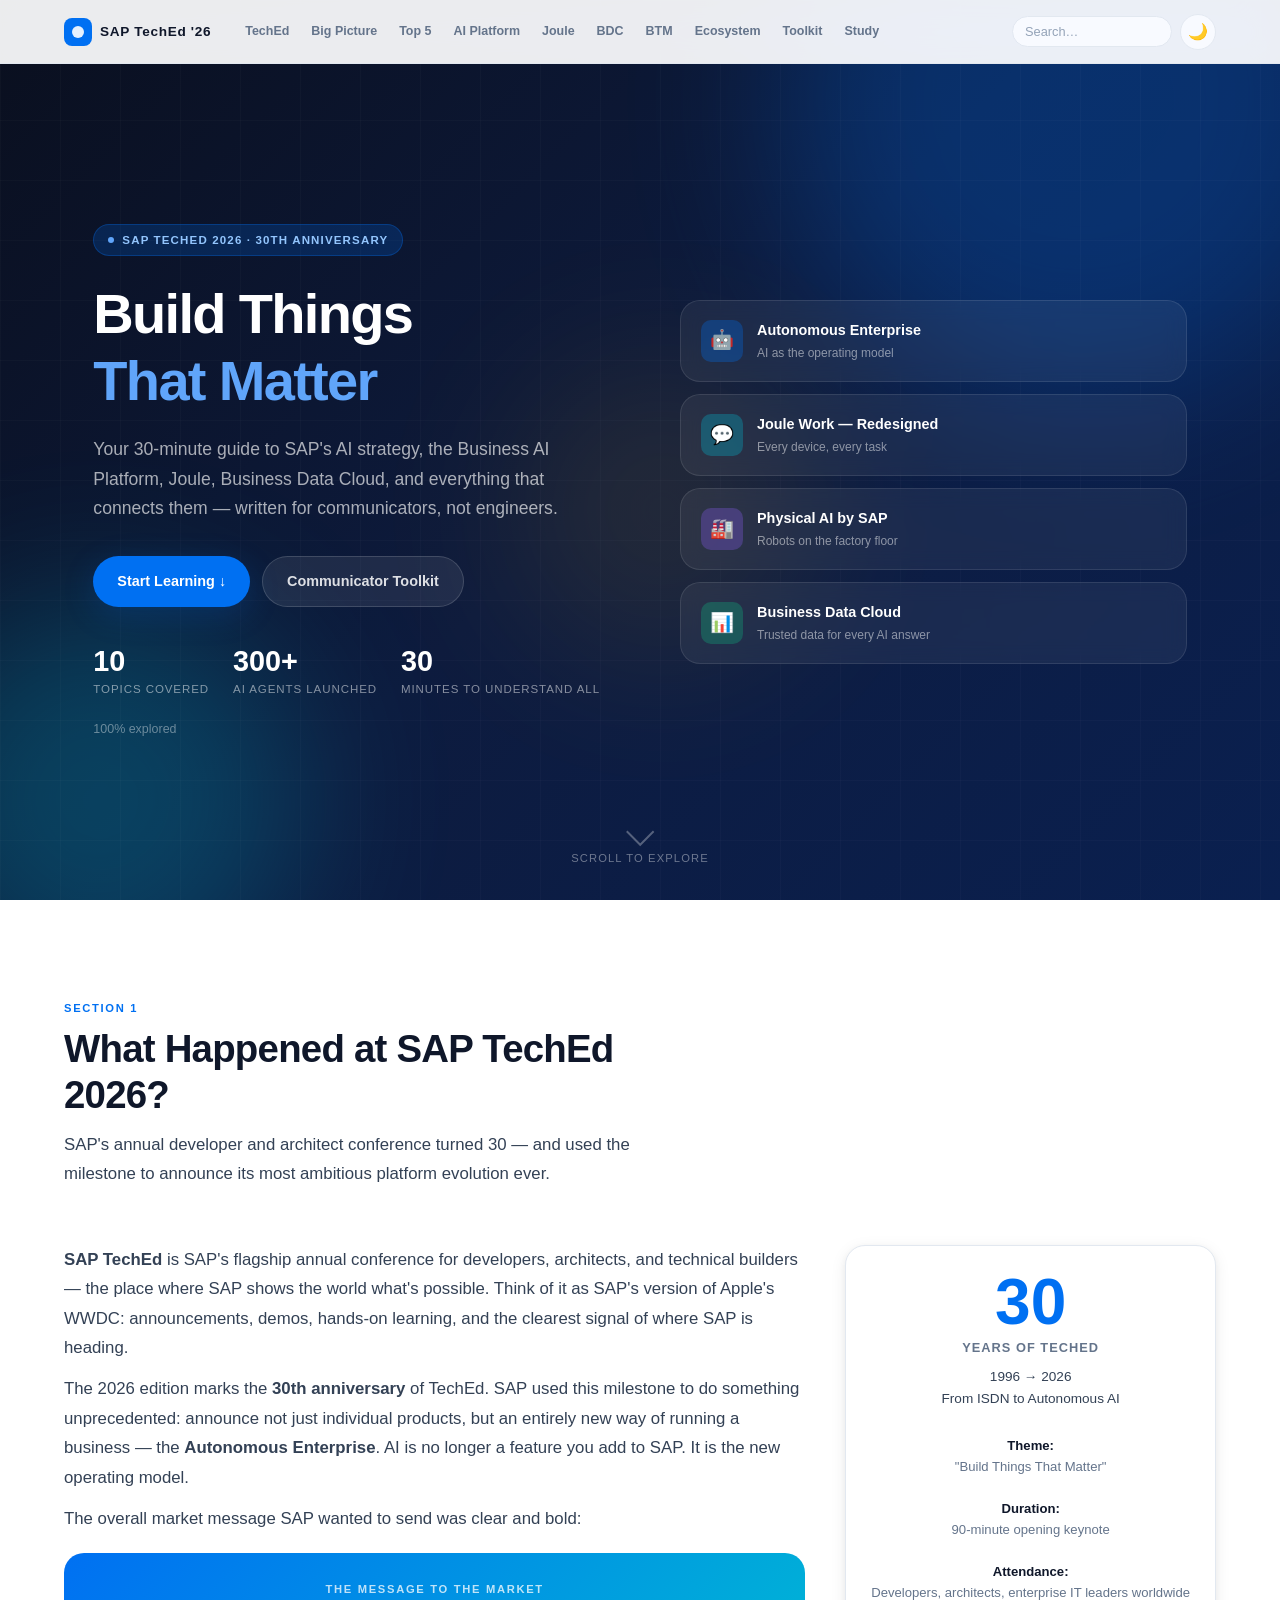
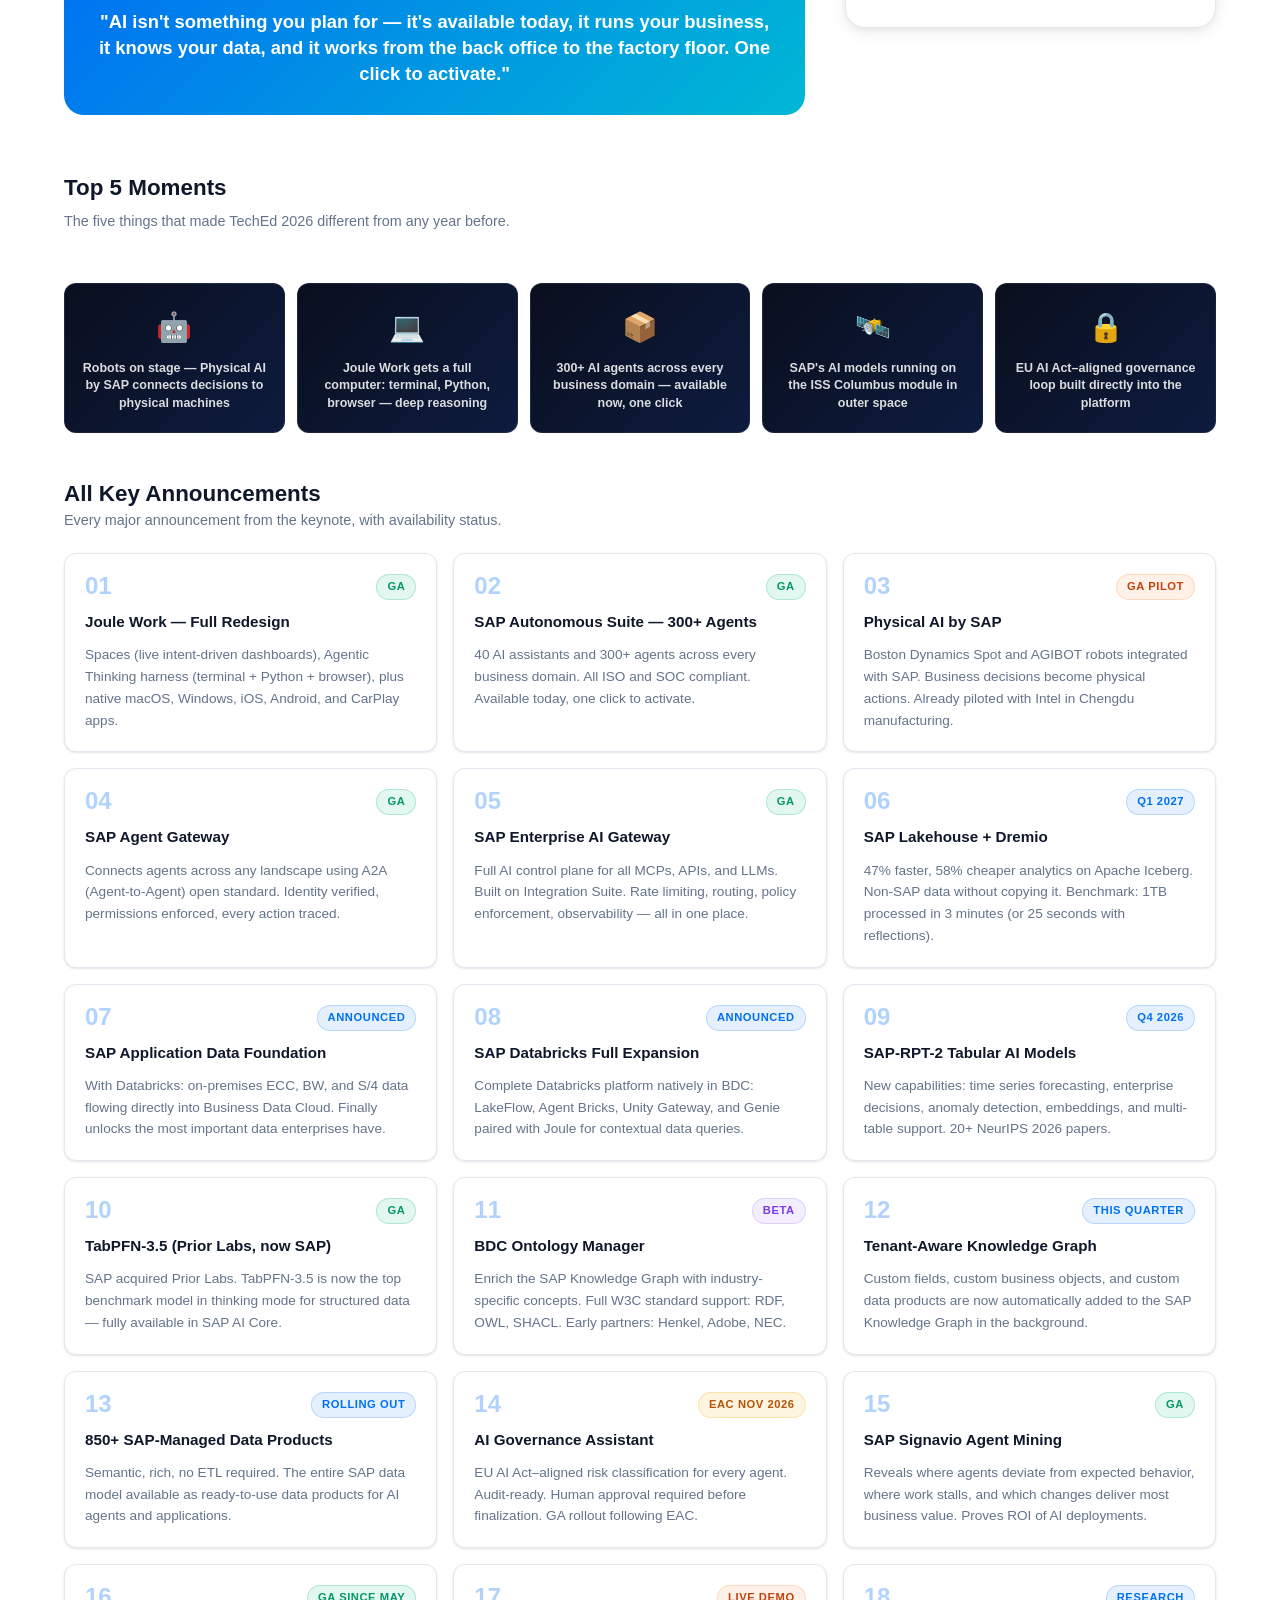
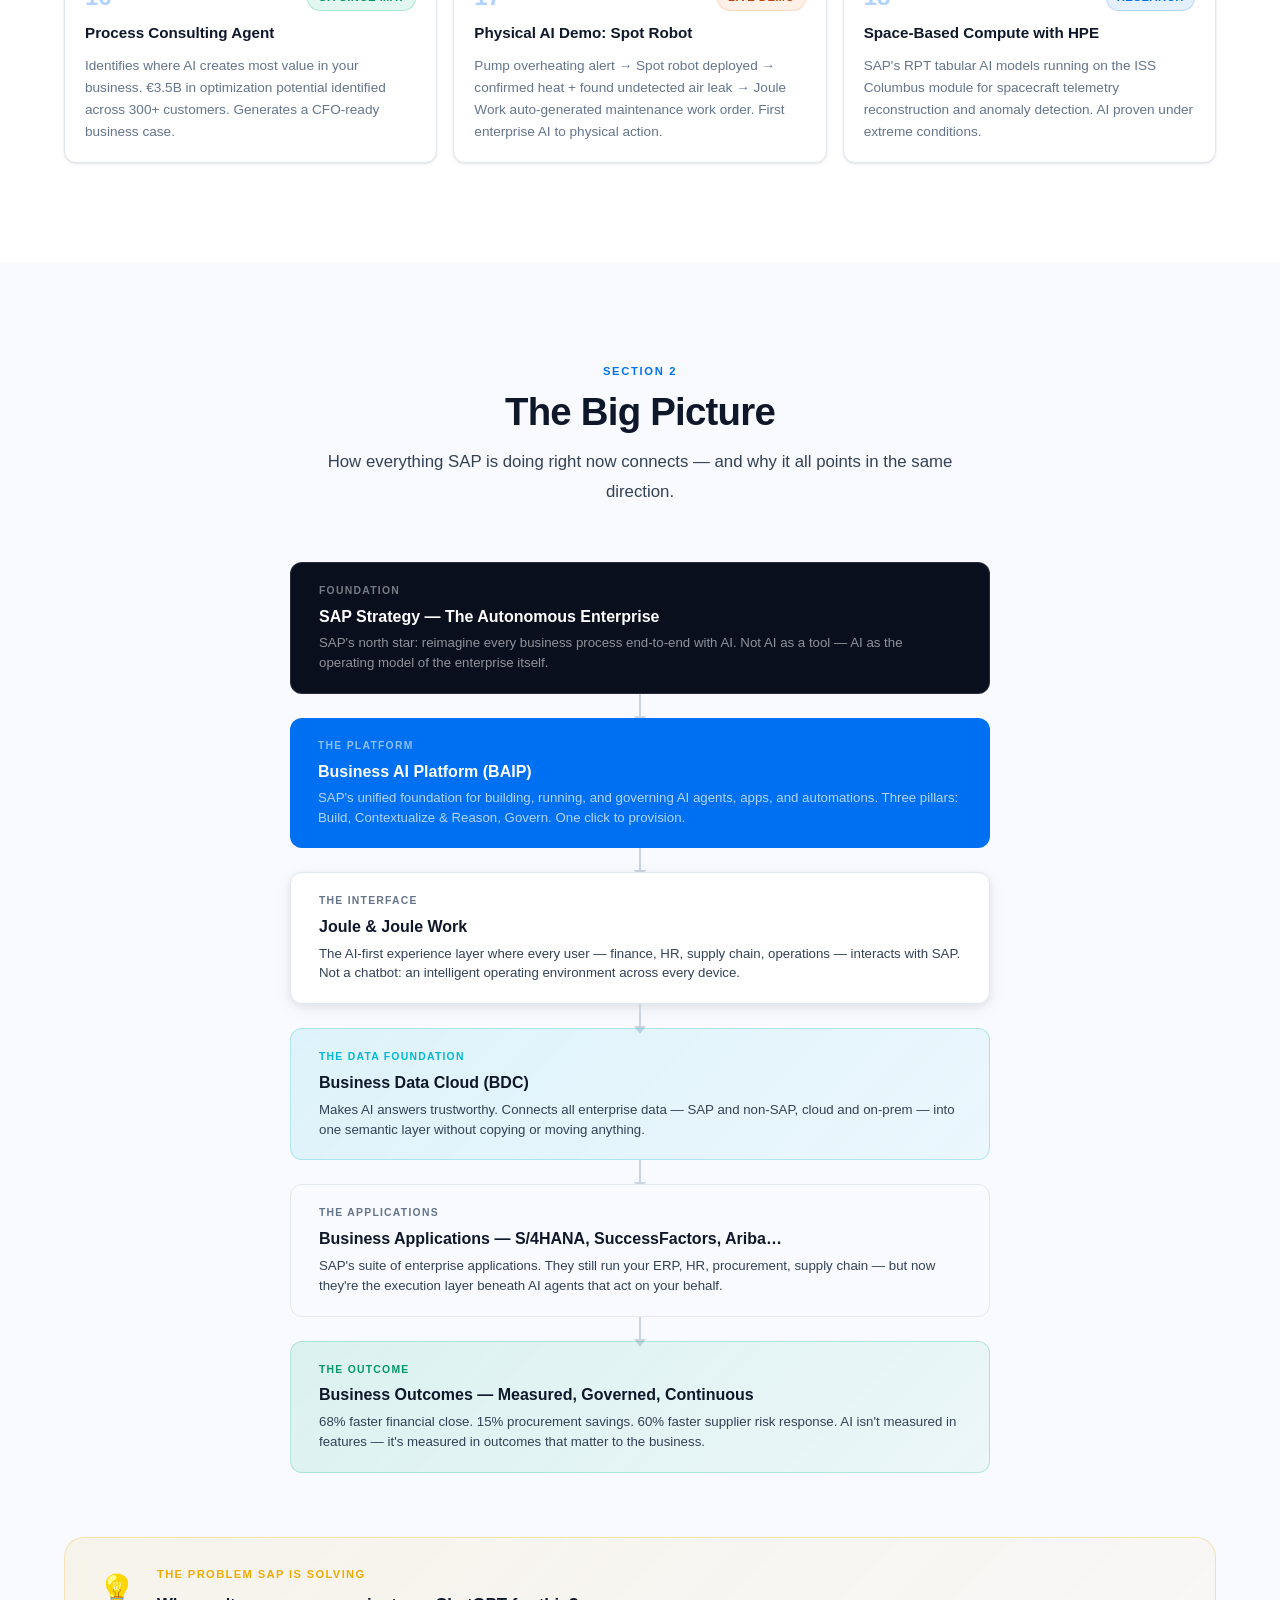
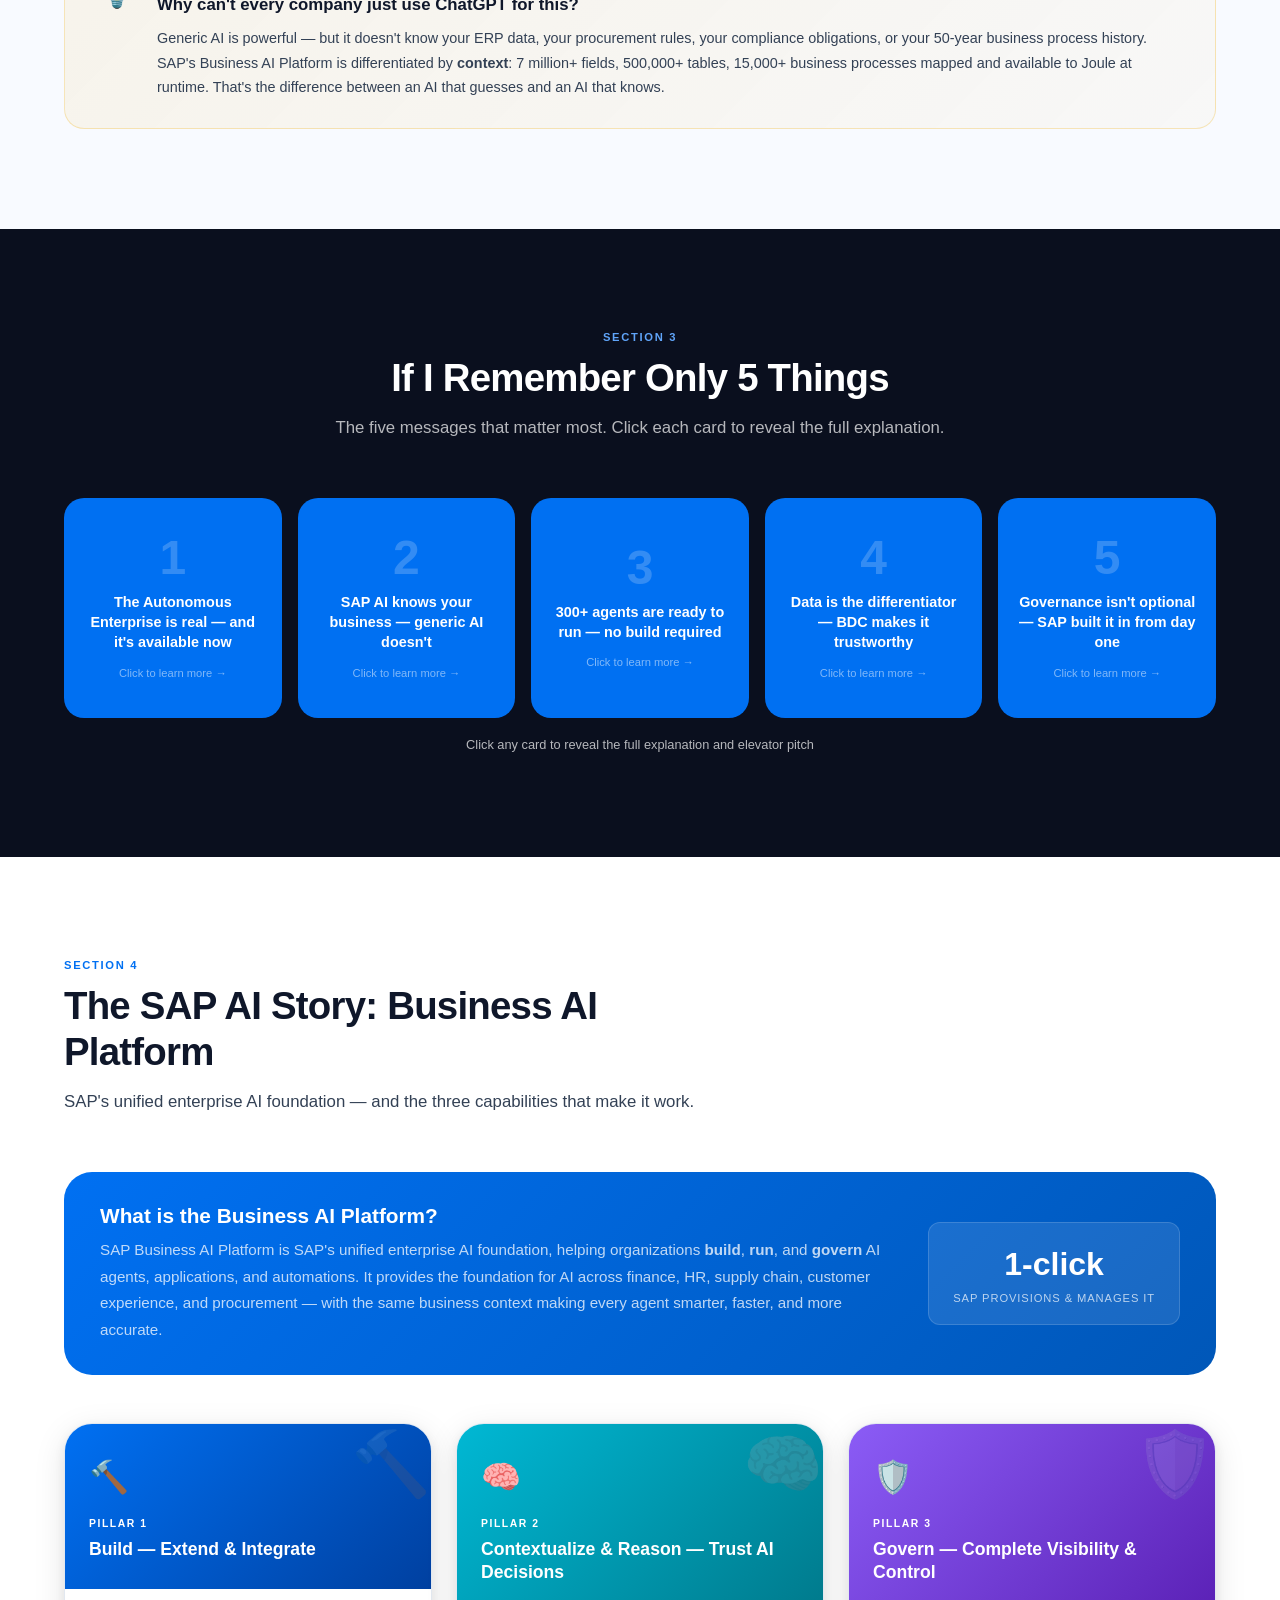
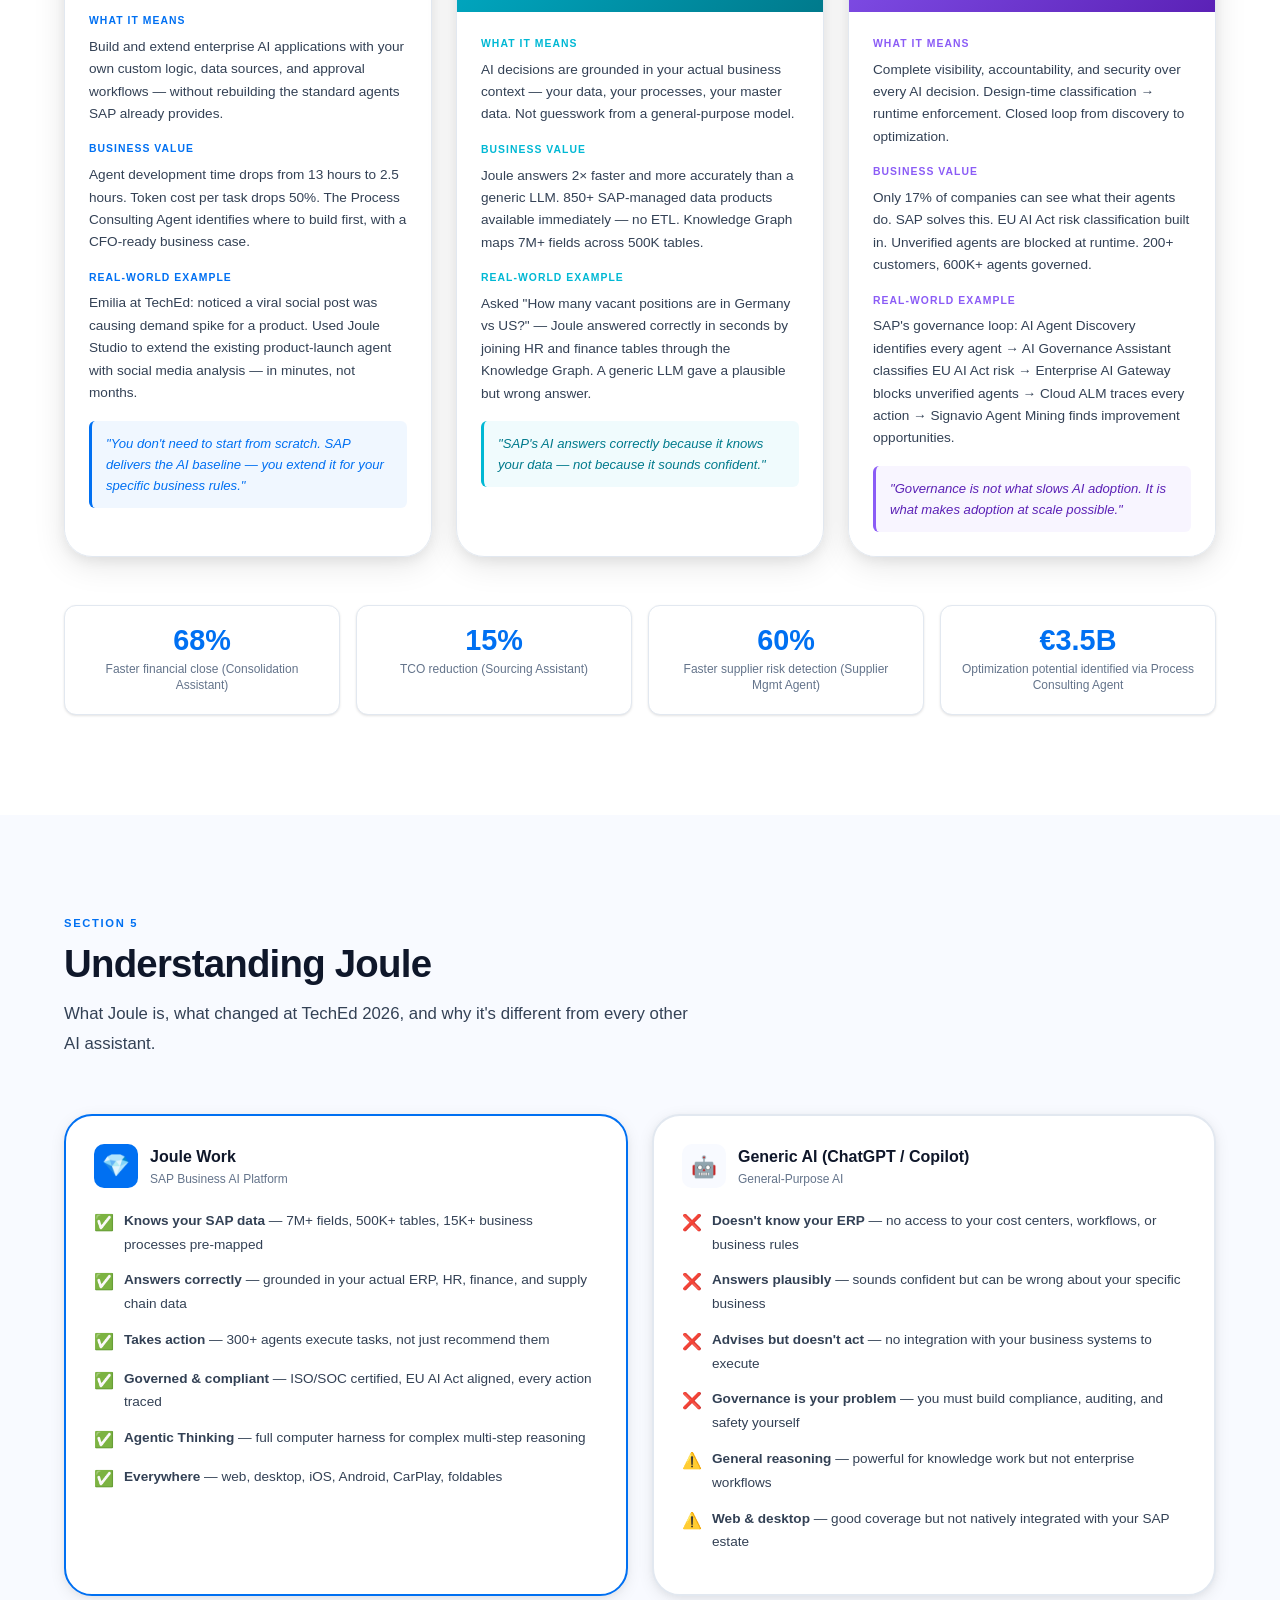
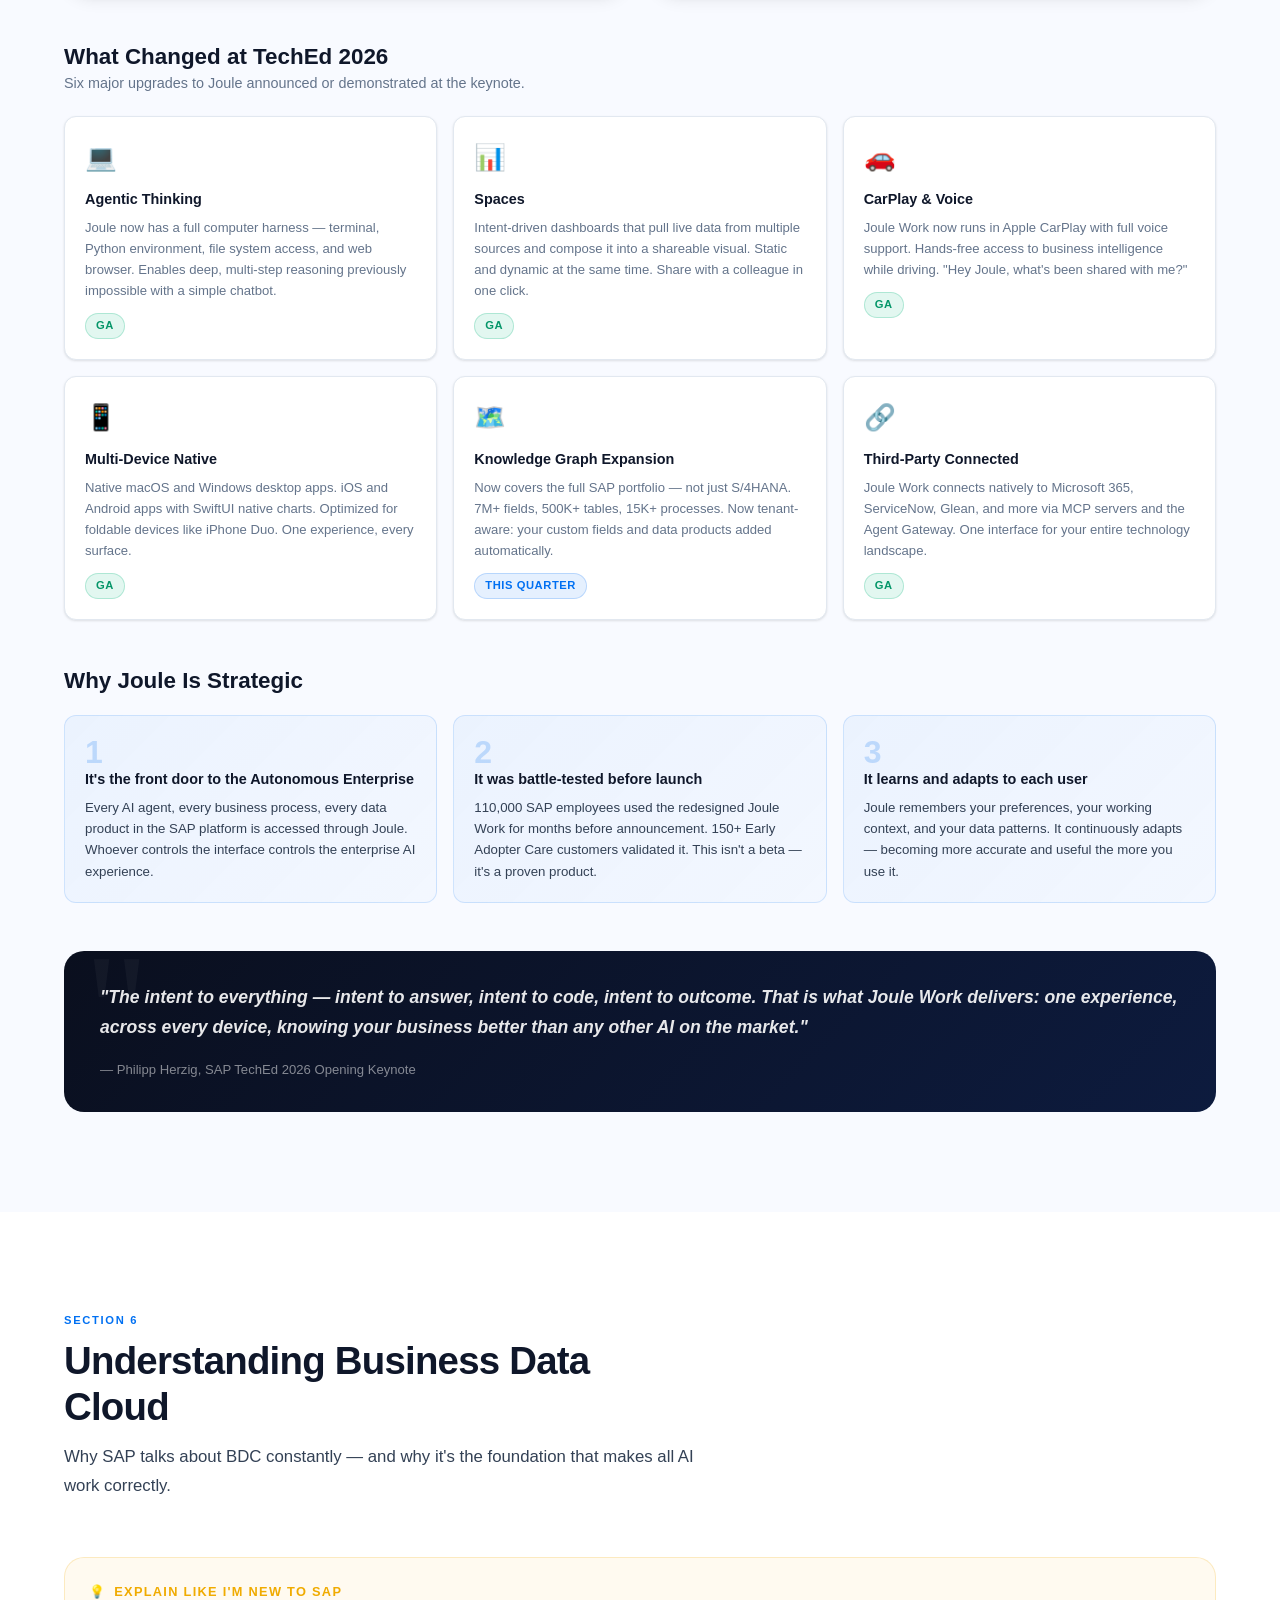
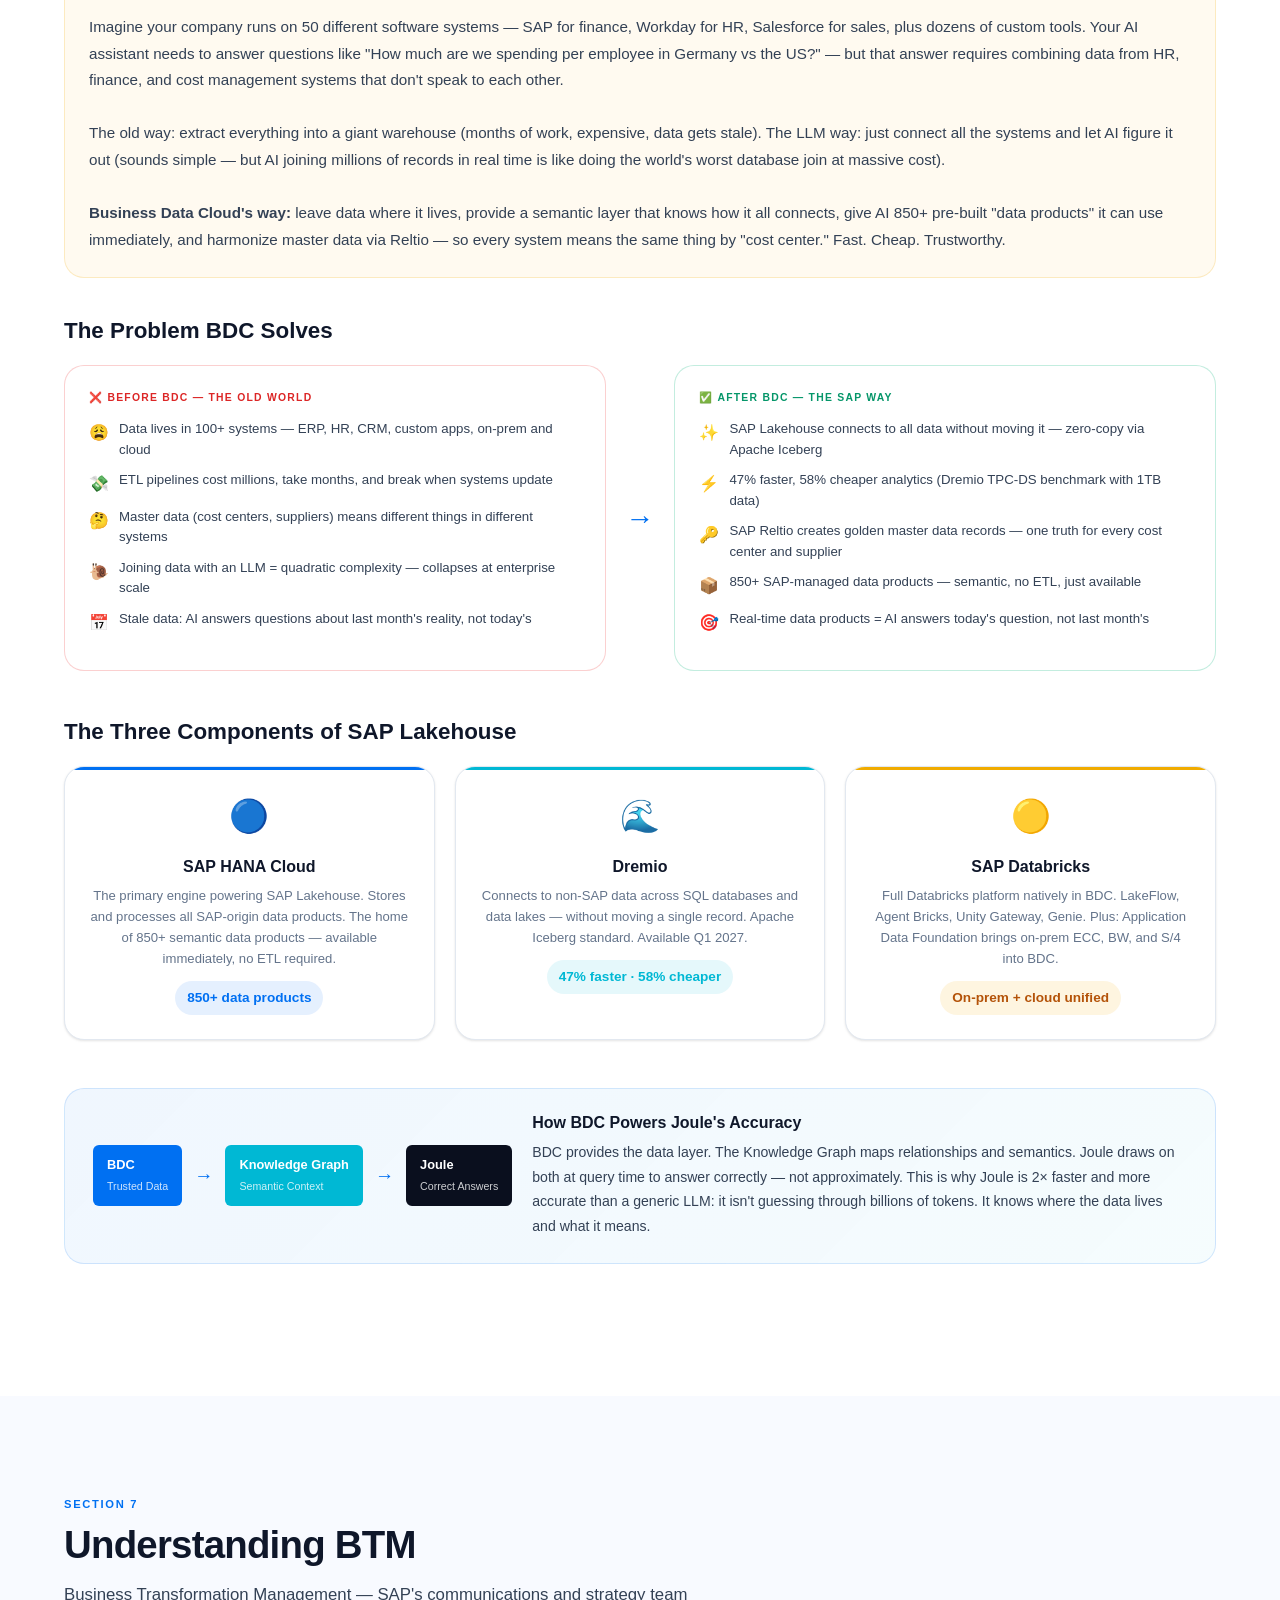
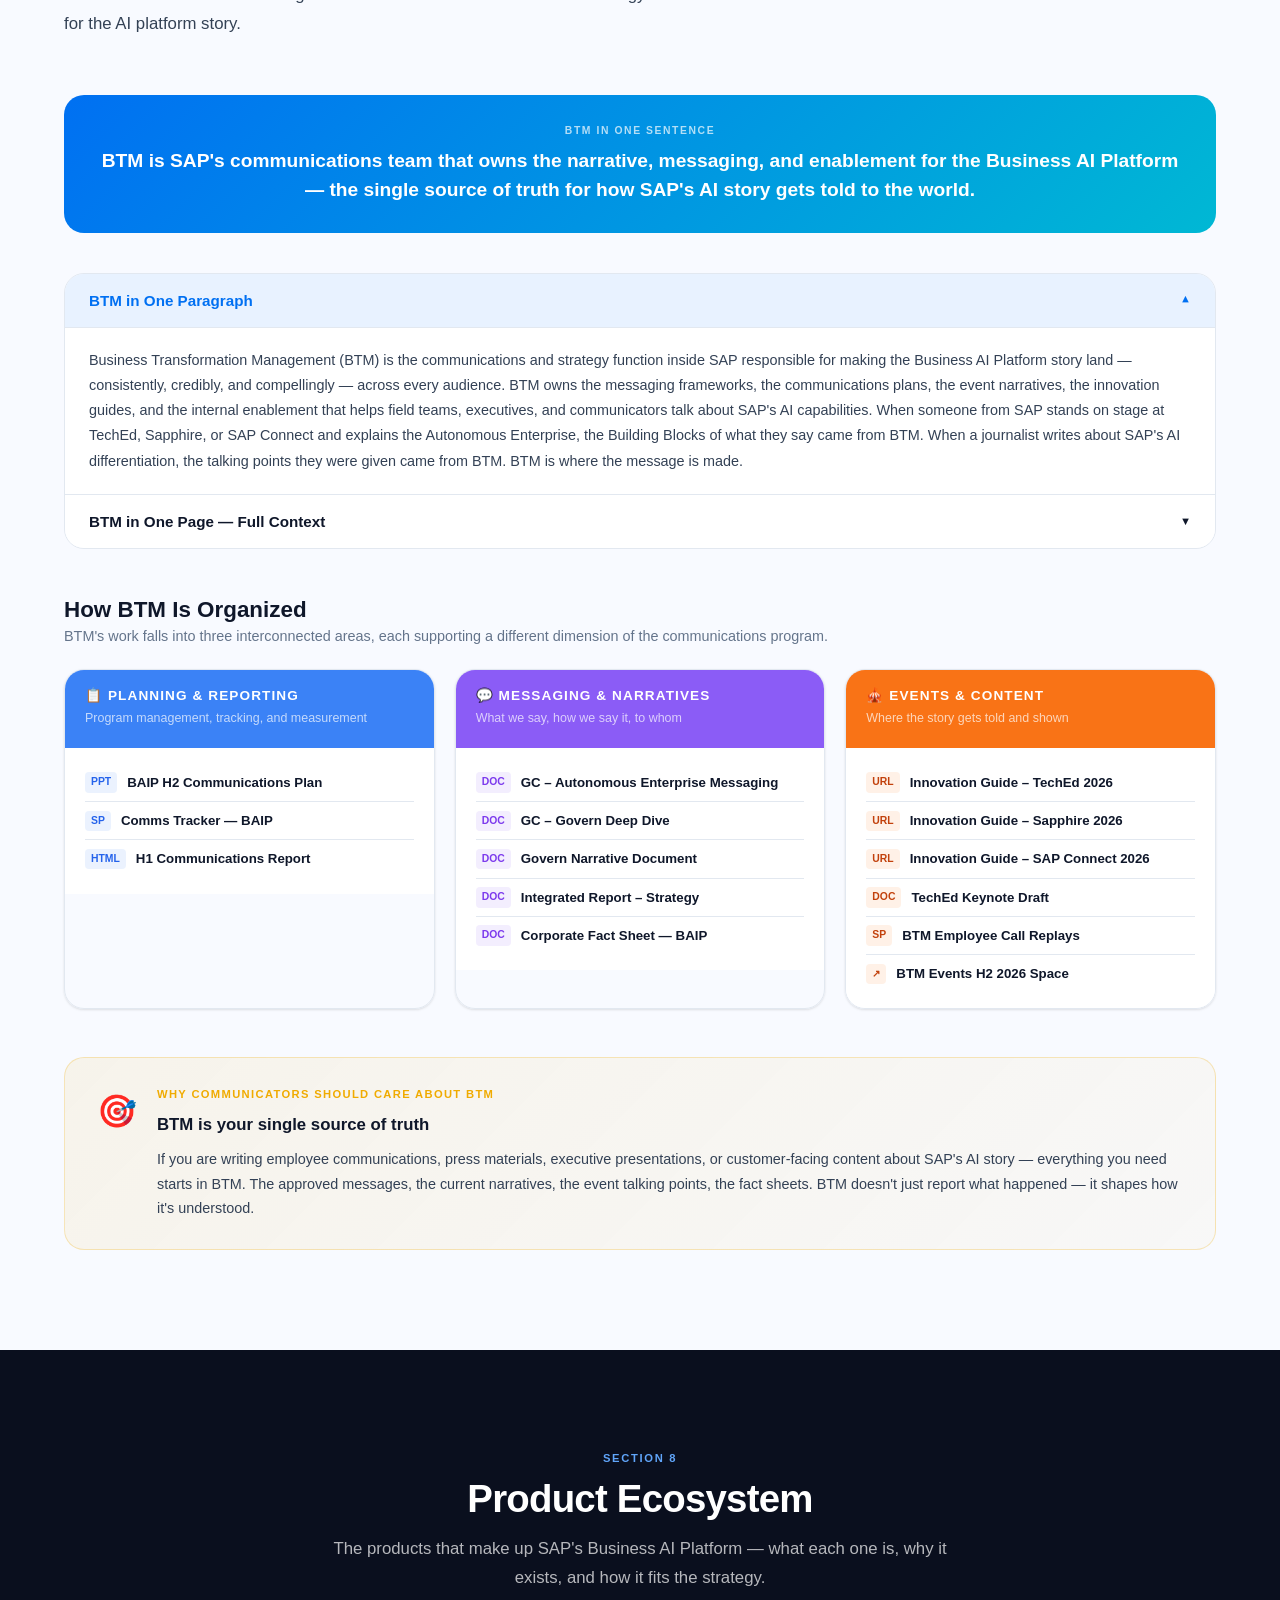
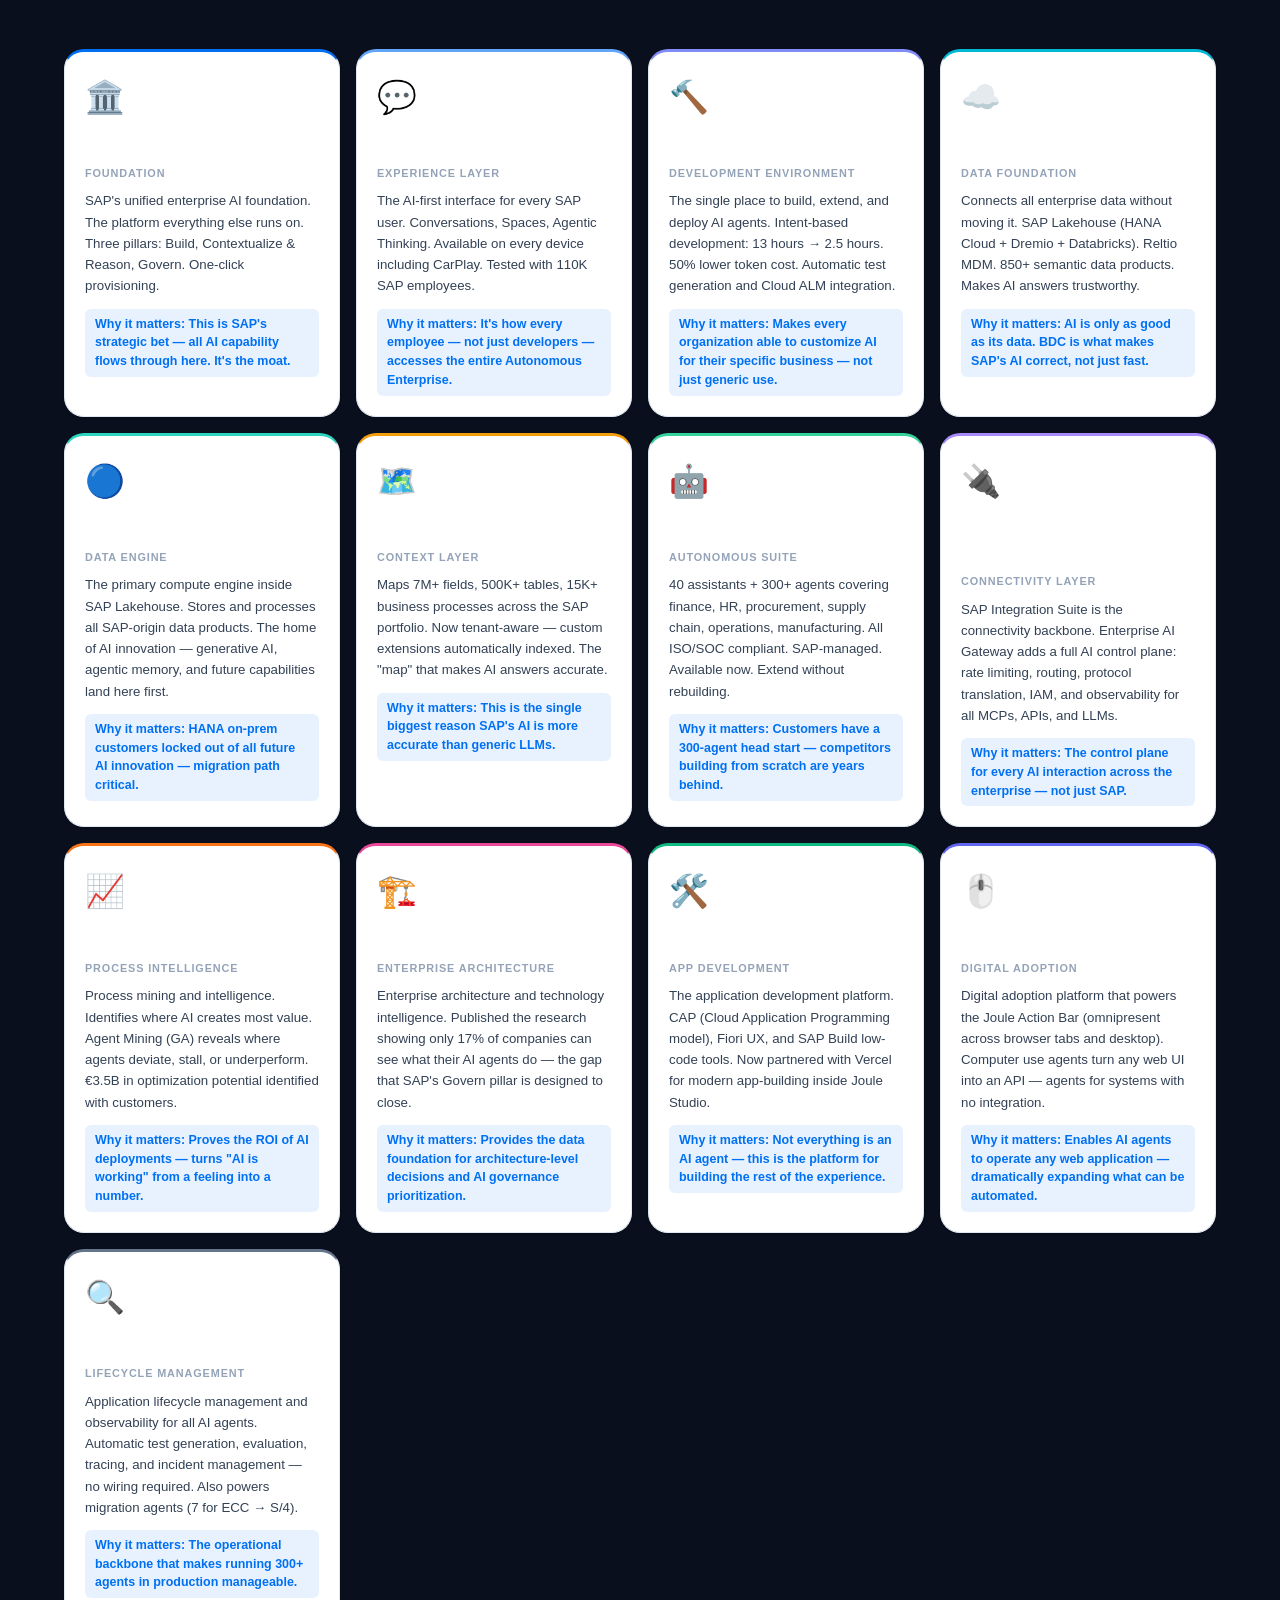
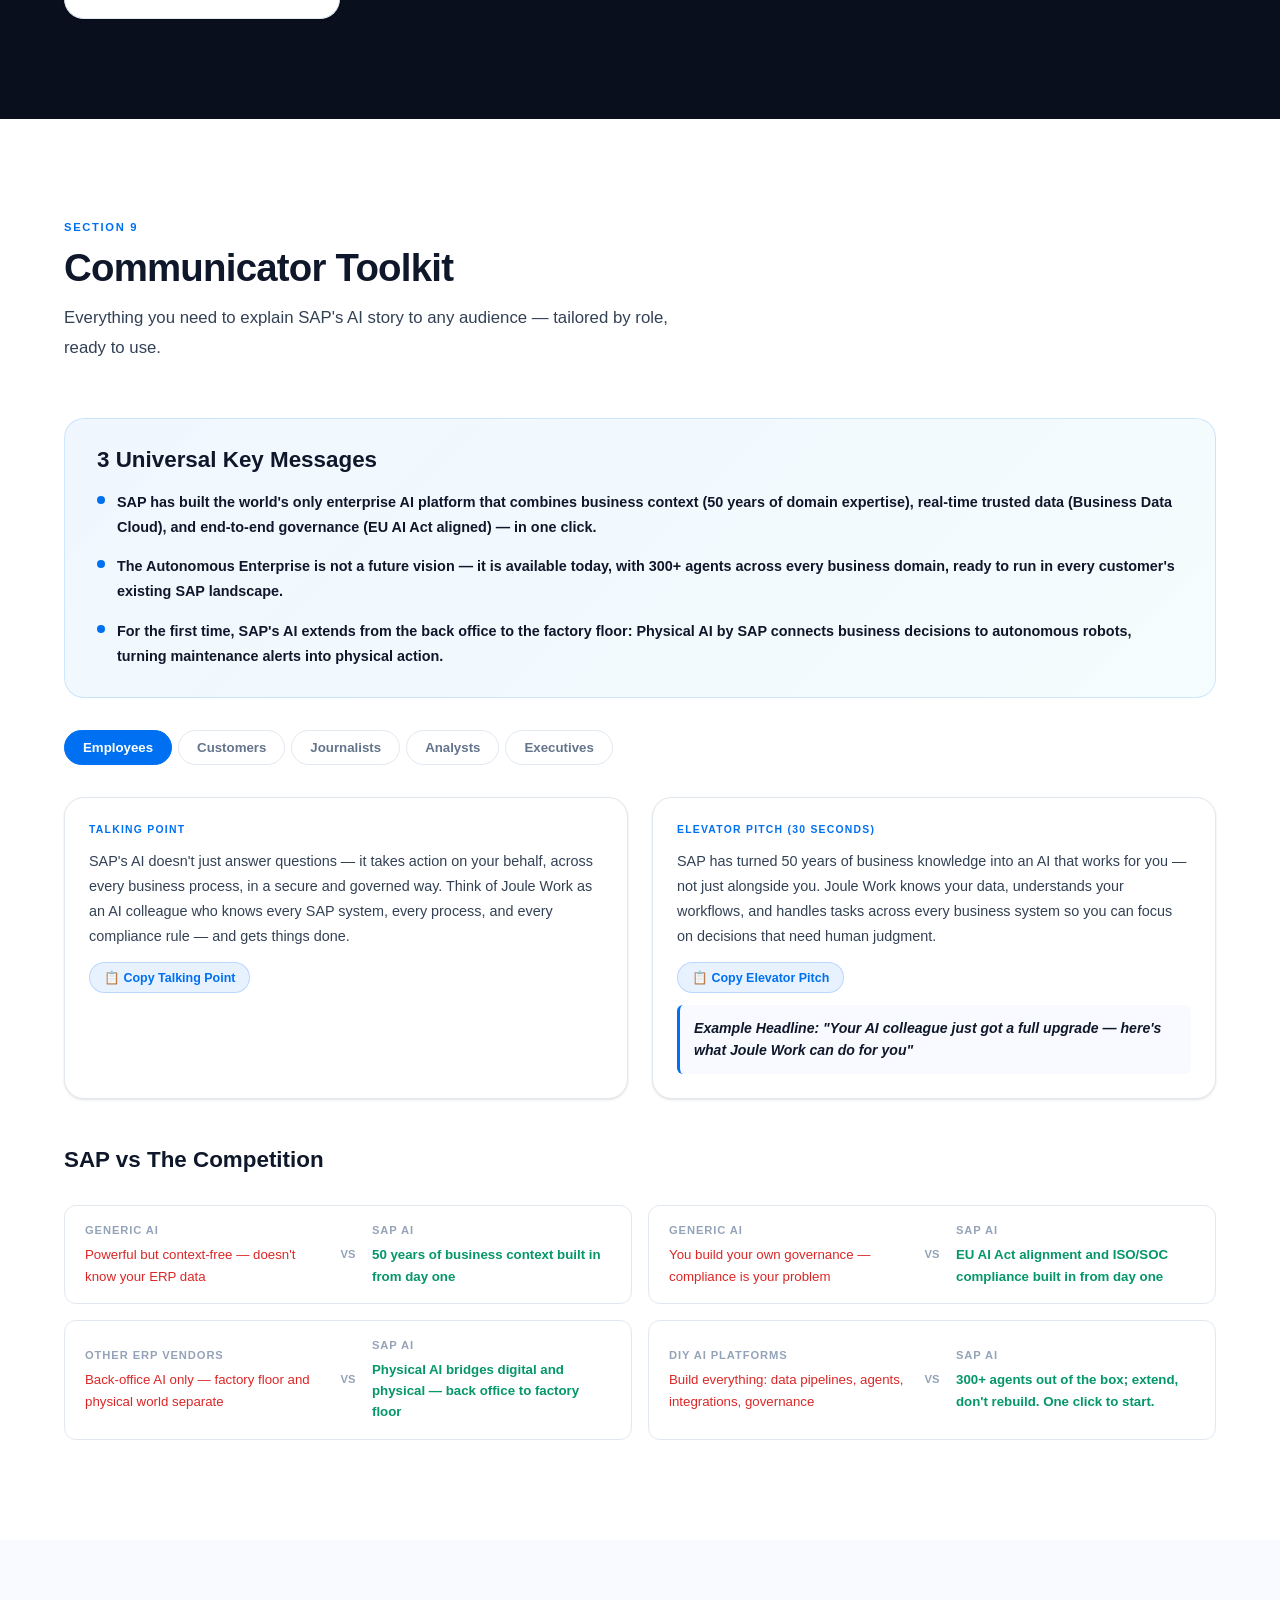
<file: teched-2026/index.html>
<!DOCTYPE html>
<html lang="en" data-theme="">
<head>
<meta charset="UTF-8">
<meta name="viewport" content="width=device-width, initial-scale=1.0">
<meta name="description" content="SAP TechEd 2026 — Interactive Learning Hub for Communications Professionals. Understand SAP's AI strategy, Business AI Platform, Joule, BDC, and BTM.">
<meta property="og:title" content="SAP TechEd 2026 Learning Hub">
<meta property="og:description" content="30 minutes to understand SAP's entire AI and Business Transformation story.">
<meta property="og:type" content="website">
<title>SAP TechEd 2026 — Learning Hub</title>
<link rel="stylesheet" href="styles.css">
</head>
<body>

<!-- ── Navigation ── -->
<nav id="main-nav" role="navigation" aria-label="Main navigation">
  <div class="nav-inner">
    <div class="nav-logo">
      <div class="nav-logo-dot">
        <svg width="16" height="16" viewBox="0 0 16 16" fill="none" aria-hidden="true">
          <circle cx="8" cy="8" r="6" fill="white" opacity="0.9"/>
        </svg>
      </div>
      <span>SAP TechEd '26</span>
    </div>
    <div class="nav-links" role="list">
      <a href="#teched" role="listitem">TechEd</a>
      <a href="#big-picture" role="listitem">Big Picture</a>
      <a href="#top5" role="listitem">Top 5</a>
      <a href="#baip" role="listitem">AI Platform</a>
      <a href="#joule" role="listitem">Joule</a>
      <a href="#bdc" role="listitem">BDC</a>
      <a href="#btm" role="listitem">BTM</a>
      <a href="#ecosystem" role="listitem">Ecosystem</a>
      <a href="#toolkit" role="listitem">Toolkit</a>
      <a href="#study" role="listitem">Study</a>
    </div>
    <div class="nav-actions">
      <input type="search" id="nav-search" placeholder="Search…" aria-label="Search content">
      <button class="nav-theme-btn" id="theme-btn" aria-label="Toggle dark mode">🌙</button>
      <button class="mobile-menu-btn" aria-label="Open menu">☰</button>
    </div>
    <div class="nav-progress-bar" id="nav-progress" role="progressbar" aria-label="Reading progress"></div>
  </div>
</nav>

<!-- ── Hero ── -->
<header id="hero" role="banner">
  <div class="hero-bg">
    <div class="hero-orb hero-orb-1"></div>
    <div class="hero-orb hero-orb-2"></div>
    <div class="hero-orb hero-orb-3"></div>
    <div class="hero-grid"></div>
  </div>
  <div class="hero-inner">
    <div class="hero-text">
      <div class="hero-badge">
        <span class="hero-badge-dot"></span>
        SAP TechEd 2026 · 30th Anniversary
      </div>
      <h1 class="hero-title">Build Things<br><span>That Matter</span></h1>
      <p class="hero-subtitle">Your 30-minute guide to SAP's AI strategy, the Business AI Platform, Joule, Business Data Cloud, and everything that connects them — written for communicators, not engineers.</p>
      <div class="hero-cta-group">
        <a href="#teched" class="btn-primary">Start Learning ↓</a>
        <a href="#toolkit" class="btn-ghost">Communicator Toolkit</a>
      </div>
      <div class="hero-stats">
        <div class="hero-stat">
          <div class="hero-stat-num">10</div>
          <div class="hero-stat-lbl">Topics Covered</div>
        </div>
        <div class="hero-stat">
          <div class="hero-stat-num">300+</div>
          <div class="hero-stat-lbl">AI Agents Launched</div>
        </div>
        <div class="hero-stat">
          <div class="hero-stat-num">30</div>
          <div class="hero-stat-lbl">Minutes to Understand All</div>
        </div>
      </div>
      <div style="margin-top:16px;">
        <span id="progress-label" style="font-size:0.78rem;color:rgba(255,255,255,0.4);">0% explored</span>
      </div>
    </div>
    <div class="hero-visual" aria-hidden="true">
      <div class="hero-card">
        <div class="hero-card-icon" style="background:rgba(0,112,242,0.3);">🤖</div>
        <div class="hero-card-text">
          <div class="hero-card-title">Autonomous Enterprise</div>
          <div class="hero-card-sub">AI as the operating model</div>
        </div>
      </div>
      <div class="hero-card">
        <div class="hero-card-icon" style="background:rgba(0,184,212,0.3);">💬</div>
        <div class="hero-card-text">
          <div class="hero-card-title">Joule Work — Redesigned</div>
          <div class="hero-card-sub">Every device, every task</div>
        </div>
      </div>
      <div class="hero-card">
        <div class="hero-card-icon" style="background:rgba(139,92,246,0.3);">🏭</div>
        <div class="hero-card-text">
          <div class="hero-card-title">Physical AI by SAP</div>
          <div class="hero-card-sub">Robots on the factory floor</div>
        </div>
      </div>
      <div class="hero-card">
        <div class="hero-card-icon" style="background:rgba(16,185,129,0.3);">📊</div>
        <div class="hero-card-text">
          <div class="hero-card-title">Business Data Cloud</div>
          <div class="hero-card-sub">Trusted data for every AI answer</div>
        </div>
      </div>
    </div>
  </div>
  <div class="hero-scroll-indicator" aria-hidden="true">
    <div class="scroll-arrow"></div>
    <span>Scroll to explore</span>
  </div>
</header>

<main id="main-content">

<!-- ══════════════════════════════════════════════
     SECTION 1 — WHAT HAPPENED AT TECHED?
══════════════════════════════════════════════ -->
<section id="teched" class="section" aria-labelledby="teched-heading">
  <div class="container">
    <div class="section-header fade-in">
      <div class="section-label">Section 1</div>
      <h2 id="teched-heading">What Happened at SAP TechEd 2026?</h2>
      <p>SAP's annual developer and architect conference turned 30 — and used the milestone to announce its most ambitious platform evolution ever.</p>
    </div>

    <div class="teched-intro-grid fade-in">
      <div class="teched-intro-text">
        <p><strong>SAP TechEd</strong> is SAP's flagship annual conference for developers, architects, and technical builders — the place where SAP shows the world what's possible. Think of it as SAP's version of Apple's WWDC: announcements, demos, hands-on learning, and the clearest signal of where SAP is heading.</p>
        <p>The 2026 edition marks the <strong>30th anniversary</strong> of TechEd. SAP used this milestone to do something unprecedented: announce not just individual products, but an entirely new way of running a business — the <strong>Autonomous Enterprise</strong>. AI is no longer a feature you add to SAP. It is the new operating model.</p>
        <p>The overall market message SAP wanted to send was clear and bold:</p>
        <div class="teched-big-message" style="margin-top:20px;">
          <div class="label">The Message to the Market</div>
          <div class="message">"AI isn't something you plan for — it's available today, it runs your business, it knows your data, and it works from the back office to the factory floor. One click to activate."</div>
        </div>
      </div>
      <div class="teched-anniversary fade-in">
        <div class="num">30</div>
        <div class="lbl">Years of TechEd</div>
        <div class="sub">1996 → 2026<br>From ISDN to Autonomous AI</div>
        <br>
        <div style="font-size:0.82rem;color:var(--text-muted);line-height:1.6;">
          <strong style="color:var(--text-primary);">Theme:</strong><br>"Build Things That Matter"<br><br>
          <strong style="color:var(--text-primary);">Duration:</strong><br>90-minute opening keynote<br><br>
          <strong style="color:var(--text-primary);">Attendance:</strong><br>Developers, architects, enterprise IT leaders worldwide
        </div>
      </div>
    </div>

    <!-- Top 5 Moments -->
    <div class="fade-in" style="margin-bottom:24px;">
      <h3 style="margin-bottom:8px;">Top 5 Moments</h3>
      <p style="color:var(--text-muted);font-size:0.9rem;">The five things that made TechEd 2026 different from any year before.</p>
    </div>
    <div class="top5-grid fade-in" aria-label="Top 5 TechEd Moments">
      <div class="top5-card">
        <div class="t5-icon">🤖</div>
        <div class="t5-label">Robots on stage — Physical AI by SAP connects decisions to physical machines</div>
      </div>
      <div class="top5-card">
        <div class="t5-icon">💻</div>
        <div class="t5-label">Joule Work gets a full computer: terminal, Python, browser — deep reasoning</div>
      </div>
      <div class="top5-card">
        <div class="t5-icon">📦</div>
        <div class="t5-label">300+ AI agents across every business domain — available now, one click</div>
      </div>
      <div class="top5-card">
        <div class="t5-icon">🛰️</div>
        <div class="t5-label">SAP's AI models running on the ISS Columbus module in outer space</div>
      </div>
      <div class="top5-card">
        <div class="t5-icon">🔒</div>
        <div class="t5-label">EU AI Act–aligned governance loop built directly into the platform</div>
      </div>
    </div>

    <!-- All Announcements -->
    <div class="fade-in" style="margin:48px 0 20px;">
      <h3>All Key Announcements</h3>
      <p style="color:var(--text-muted);font-size:0.9rem;">Every major announcement from the keynote, with availability status.</p>
    </div>
    <div class="announcements-grid" role="list">

      <article class="announcement-card fade-in" role="listitem">
        <div class="ac-header">
          <div class="ac-num">01</div>
          <span class="badge badge-ga">GA</span>
        </div>
        <div class="ac-title">Joule Work — Full Redesign</div>
        <div class="ac-desc">Spaces (live intent-driven dashboards), Agentic Thinking harness (terminal + Python + browser), plus native macOS, Windows, iOS, Android, and CarPlay apps.</div>
      </article>

      <article class="announcement-card fade-in" role="listitem">
        <div class="ac-header">
          <div class="ac-num">02</div>
          <span class="badge badge-ga">GA</span>
        </div>
        <div class="ac-title">SAP Autonomous Suite — 300+ Agents</div>
        <div class="ac-desc">40 AI assistants and 300+ agents across every business domain. All ISO and SOC compliant. Available today, one click to activate.</div>
      </article>

      <article class="announcement-card fade-in" role="listitem">
        <div class="ac-header">
          <div class="ac-num">03</div>
          <span class="badge badge-pilot">GA Pilot</span>
        </div>
        <div class="ac-title">Physical AI by SAP</div>
        <div class="ac-desc">Boston Dynamics Spot and AGIBOT robots integrated with SAP. Business decisions become physical actions. Already piloted with Intel in Chengdu manufacturing.</div>
      </article>

      <article class="announcement-card fade-in" role="listitem">
        <div class="ac-header">
          <div class="ac-num">04</div>
          <span class="badge badge-ga">GA</span>
        </div>
        <div class="ac-title">SAP Agent Gateway</div>
        <div class="ac-desc">Connects agents across any landscape using A2A (Agent-to-Agent) open standard. Identity verified, permissions enforced, every action traced.</div>
      </article>

      <article class="announcement-card fade-in" role="listitem">
        <div class="ac-header">
          <div class="ac-num">05</div>
          <span class="badge badge-ga">GA</span>
        </div>
        <div class="ac-title">SAP Enterprise AI Gateway</div>
        <div class="ac-desc">Full AI control plane for all MCPs, APIs, and LLMs. Built on Integration Suite. Rate limiting, routing, policy enforcement, observability — all in one place.</div>
      </article>

      <article class="announcement-card fade-in" role="listitem">
        <div class="ac-header">
          <div class="ac-num">06</div>
          <span class="badge badge-soon">Q1 2027</span>
        </div>
        <div class="ac-title">SAP Lakehouse + Dremio</div>
        <div class="ac-desc">47% faster, 58% cheaper analytics on Apache Iceberg. Non-SAP data without copying it. Benchmark: 1TB processed in 3 minutes (or 25 seconds with reflections).</div>
      </article>

      <article class="announcement-card fade-in" role="listitem">
        <div class="ac-header">
          <div class="ac-num">07</div>
          <span class="badge badge-soon">Announced</span>
        </div>
        <div class="ac-title">SAP Application Data Foundation</div>
        <div class="ac-desc">With Databricks: on-premises ECC, BW, and S/4 data flowing directly into Business Data Cloud. Finally unlocks the most important data enterprises have.</div>
      </article>

      <article class="announcement-card fade-in" role="listitem">
        <div class="ac-header">
          <div class="ac-num">08</div>
          <span class="badge badge-soon">Announced</span>
        </div>
        <div class="ac-title">SAP Databricks Full Expansion</div>
        <div class="ac-desc">Complete Databricks platform natively in BDC: LakeFlow, Agent Bricks, Unity Gateway, and Genie paired with Joule for contextual data queries.</div>
      </article>

      <article class="announcement-card fade-in" role="listitem">
        <div class="ac-header">
          <div class="ac-num">09</div>
          <span class="badge badge-soon">Q4 2026</span>
        </div>
        <div class="ac-title">SAP-RPT-2 Tabular AI Models</div>
        <div class="ac-desc">New capabilities: time series forecasting, enterprise decisions, anomaly detection, embeddings, and multi-table support. 20+ NeurIPS 2026 papers.</div>
      </article>

      <article class="announcement-card fade-in" role="listitem">
        <div class="ac-header">
          <div class="ac-num">10</div>
          <span class="badge badge-ga">GA</span>
        </div>
        <div class="ac-title">TabPFN-3.5 (Prior Labs, now SAP)</div>
        <div class="ac-desc">SAP acquired Prior Labs. TabPFN-3.5 is now the top benchmark model in thinking mode for structured data — fully available in SAP AI Core.</div>
      </article>

      <article class="announcement-card fade-in" role="listitem">
        <div class="ac-header">
          <div class="ac-num">11</div>
          <span class="badge badge-beta">Beta</span>
        </div>
        <div class="ac-title">BDC Ontology Manager</div>
        <div class="ac-desc">Enrich the SAP Knowledge Graph with industry-specific concepts. Full W3C standard support: RDF, OWL, SHACL. Early partners: Henkel, Adobe, NEC.</div>
      </article>

      <article class="announcement-card fade-in" role="listitem">
        <div class="ac-header">
          <div class="ac-num">12</div>
          <span class="badge badge-soon">This Quarter</span>
        </div>
        <div class="ac-title">Tenant-Aware Knowledge Graph</div>
        <div class="ac-desc">Custom fields, custom business objects, and custom data products are now automatically added to the SAP Knowledge Graph in the background.</div>
      </article>

      <article class="announcement-card fade-in" role="listitem">
        <div class="ac-header">
          <div class="ac-num">13</div>
          <span class="badge badge-soon">Rolling Out</span>
        </div>
        <div class="ac-title">850+ SAP-Managed Data Products</div>
        <div class="ac-desc">Semantic, rich, no ETL required. The entire SAP data model available as ready-to-use data products for AI agents and applications.</div>
      </article>

      <article class="announcement-card fade-in" role="listitem">
        <div class="ac-header">
          <div class="ac-num">14</div>
          <span class="badge badge-eac">EAC Nov 2026</span>
        </div>
        <div class="ac-title">AI Governance Assistant</div>
        <div class="ac-desc">EU AI Act–aligned risk classification for every agent. Audit-ready. Human approval required before finalization. GA rollout following EAC.</div>
      </article>

      <article class="announcement-card fade-in" role="listitem">
        <div class="ac-header">
          <div class="ac-num">15</div>
          <span class="badge badge-ga">GA</span>
        </div>
        <div class="ac-title">SAP Signavio Agent Mining</div>
        <div class="ac-desc">Reveals where agents deviate from expected behavior, where work stalls, and which changes deliver most business value. Proves ROI of AI deployments.</div>
      </article>

      <article class="announcement-card fade-in" role="listitem">
        <div class="ac-header">
          <div class="ac-num">16</div>
          <span class="badge badge-ga">GA since May</span>
        </div>
        <div class="ac-title">Process Consulting Agent</div>
        <div class="ac-desc">Identifies where AI creates most value in your business. €3.5B in optimization potential identified across 300+ customers. Generates a CFO-ready business case.</div>
      </article>

      <article class="announcement-card fade-in" role="listitem">
        <div class="ac-header">
          <div class="ac-num">17</div>
          <span class="badge badge-pilot">Live Demo</span>
        </div>
        <div class="ac-title">Physical AI Demo: Spot Robot</div>
        <div class="ac-desc">Pump overheating alert → Spot robot deployed → confirmed heat + found undetected air leak → Joule Work auto-generated maintenance work order. First enterprise AI to physical action.</div>
      </article>

      <article class="announcement-card fade-in" role="listitem">
        <div class="ac-header">
          <div class="ac-num">18</div>
          <span class="badge badge-soon">Research</span>
        </div>
        <div class="ac-title">Space-Based Compute with HPE</div>
        <div class="ac-desc">SAP's RPT tabular AI models running on the ISS Columbus module for spacecraft telemetry reconstruction and anomaly detection. AI proven under extreme conditions.</div>
      </article>

    </div>
  </div>
</section>

<!-- ══════════════════════════════════════════════
     SECTION 2 — THE BIG PICTURE
══════════════════════════════════════════════ -->
<section id="big-picture" class="section section-alt" aria-labelledby="bigpicture-heading">
  <div class="container">
    <div class="section-header centered fade-in">
      <div class="section-label">Section 2</div>
      <h2 id="bigpicture-heading">The Big Picture</h2>
      <p>How everything SAP is doing right now connects — and why it all points in the same direction.</p>
    </div>

    <div class="strategy-cascade" role="img" aria-label="SAP Strategy Cascade Diagram">
      <div class="cascade-layer cl-1 fade-in">
        <div class="cl-label">Foundation</div>
        <div class="cl-title">SAP Strategy — The Autonomous Enterprise</div>
        <div class="cl-desc">SAP's north star: reimagine every business process end-to-end with AI. Not AI as a tool — AI as the operating model of the enterprise itself.</div>
      </div>
      <div class="cascade-arrow" aria-hidden="true"></div>
      <div class="cascade-layer cl-2 fade-in">
        <div class="cl-label">The Platform</div>
        <div class="cl-title">Business AI Platform (BAIP)</div>
        <div class="cl-desc">SAP's unified foundation for building, running, and governing AI agents, apps, and automations. Three pillars: Build, Contextualize &amp; Reason, Govern. One click to provision.</div>
      </div>
      <div class="cascade-arrow" aria-hidden="true"></div>
      <div class="cascade-layer cl-3 fade-in">
        <div class="cl-label">The Interface</div>
        <div class="cl-title">Joule &amp; Joule Work</div>
        <div class="cl-desc">The AI-first experience layer where every user — finance, HR, supply chain, operations — interacts with SAP. Not a chatbot: an intelligent operating environment across every device.</div>
      </div>
      <div class="cascade-arrow" aria-hidden="true"></div>
      <div class="cascade-layer cl-4 fade-in">
        <div class="cl-label">The Data Foundation</div>
        <div class="cl-title">Business Data Cloud (BDC)</div>
        <div class="cl-desc">Makes AI answers trustworthy. Connects all enterprise data — SAP and non-SAP, cloud and on-prem — into one semantic layer without copying or moving anything.</div>
      </div>
      <div class="cascade-arrow" aria-hidden="true"></div>
      <div class="cascade-layer cl-5 fade-in">
        <div class="cl-label">The Applications</div>
        <div class="cl-title">Business Applications — S/4HANA, SuccessFactors, Ariba…</div>
        <div class="cl-desc">SAP's suite of enterprise applications. They still run your ERP, HR, procurement, supply chain — but now they're the execution layer beneath AI agents that act on your behalf.</div>
      </div>
      <div class="cascade-arrow" aria-hidden="true"></div>
      <div class="cascade-layer cl-6 fade-in">
        <div class="cl-label">The Outcome</div>
        <div class="cl-title">Business Outcomes — Measured, Governed, Continuous</div>
        <div class="cl-desc">68% faster financial close. 15% procurement savings. 60% faster supplier risk response. AI isn't measured in features — it's measured in outcomes that matter to the business.</div>
      </div>
    </div>

    <div class="problem-box fade-in">
      <div class="pb-icon">💡</div>
      <div>
        <div class="pb-label">The Problem SAP Is Solving</div>
        <div class="pb-title">Why can't every company just use ChatGPT for this?</div>
        <div class="pb-text">Generic AI is powerful — but it doesn't know your ERP data, your procurement rules, your compliance obligations, or your 50-year business process history. SAP's Business AI Platform is differentiated by <strong>context</strong>: 7 million+ fields, 500,000+ tables, 15,000+ business processes mapped and available to Joule at runtime. That's the difference between an AI that guesses and an AI that knows.</div>
      </div>
    </div>
  </div>
</section>

<!-- ══════════════════════════════════════════════
     SECTION 3 — IF I REMEMBER ONLY 5 THINGS
══════════════════════════════════════════════ -->
<section id="top5" class="section section-dark" aria-labelledby="top5-heading">
  <div class="container">
    <div class="section-header centered fade-in">
      <div class="section-label">Section 3</div>
      <h2 id="top5-heading">If I Remember Only 5 Things</h2>
      <p>The five messages that matter most. Click each card to reveal the full explanation.</p>
    </div>

    <div class="flip-cards-grid" role="list" aria-label="Top 5 strategic messages — click to flip">

      <div class="flip-card" role="listitem" tabindex="0" aria-label="Card 1: The Autonomous Enterprise is real and available now. Click to flip.">
        <div class="flip-card-inner">
          <div class="flip-card-front">
            <div class="fc-num">1</div>
            <div class="fc-stmt">The Autonomous Enterprise is real — and it's available now</div>
            <div class="fc-hint">Click to learn more →</div>
          </div>
          <div class="flip-card-back">
            <div class="fb-num">Message 1 of 5</div>
            <div class="fb-title">The Autonomous Enterprise is real and available now</div>
            <div class="fb-body">Every capability SAP announced at TechEd 2026 is either GA (generally available) or entering Early Adopter Care before year-end. This is not a roadmap — it is a product. Single-click provisioning means no infrastructure assembly, no architecture decisions before you can start. SAP provisions it, operates it, and manages it.</div>
            <div class="fb-pitch">"SAP's Autonomous Enterprise isn't coming — it's here."</div>
          </div>
        </div>
      </div>

      <div class="flip-card" role="listitem" tabindex="0" aria-label="Card 2: SAP AI knows your business. Click to flip.">
        <div class="flip-card-inner">
          <div class="flip-card-front">
            <div class="fc-num">2</div>
            <div class="fc-stmt">SAP AI knows your business — generic AI doesn't</div>
            <div class="fc-hint">Click to learn more →</div>
          </div>
          <div class="flip-card-back">
            <div class="fb-num">Message 2 of 5</div>
            <div class="fb-title">Context is SAP's unfair advantage</div>
            <div class="fb-body">ChatGPT and Microsoft Copilot are powerful — but they're context-free. They don't know your ERP data, your cost centers, your compliance rules, or your workflows. SAP's Knowledge Graph maps 7M+ fields, 500K+ tables, and 15K+ processes. Joule answers your business questions correctly because it already knows the answer. A generic LLM has to guess.</div>
            <div class="fb-pitch">"The same AI model answers 2× faster and more accurately when SAP context is baked in."</div>
          </div>
        </div>
      </div>

      <div class="flip-card" role="listitem" tabindex="0" aria-label="Card 3: 300+ agents ready to run. Click to flip.">
        <div class="flip-card-inner">
          <div class="flip-card-front">
            <div class="fc-num">3</div>
            <div class="fc-stmt">300+ agents are ready to run — no build required</div>
            <div class="fc-hint">Click to learn more →</div>
          </div>
          <div class="flip-card-back">
            <div class="fb-num">Message 3 of 5</div>
            <div class="fb-title">The AI baseline is already built</div>
            <div class="fb-body">SAP delivers 40 AI assistants and 300+ agents covering finance, HR, procurement, supply chain, operations, and manufacturing — all ISO and SOC compliant, all SAP-managed. Customers don't need to build from scratch. Novartis's Sourcing Assistant went live in days. The standard agent is the starting point; customers extend it without rebuilding it.</div>
            <div class="fb-pitch">"SAP customers have a 300-agent head start on every competitor building from scratch."</div>
          </div>
        </div>
      </div>

      <div class="flip-card" role="listitem" tabindex="0" aria-label="Card 4: Data is the differentiator. Click to flip.">
        <div class="flip-card-inner">
          <div class="flip-card-front">
            <div class="fc-num">4</div>
            <div class="fc-stmt">Data is the differentiator — BDC makes it trustworthy</div>
            <div class="fc-hint">Click to learn more →</div>
          </div>
          <div class="flip-card-back">
            <div class="fb-num">Message 4 of 5</div>
            <div class="fb-title">Trusted data = trusted AI</div>
            <div class="fb-body">AI systems are only as powerful as the data they run on. Enterprise data lives in hundreds of systems across multiple clouds and on-premises. Business Data Cloud solves this without ETL, without data movement, 47% faster and 58% cheaper. SAP Reltio creates golden master data records. 850+ SAP-managed data products are available immediately.</div>
            <div class="fb-pitch">"AI that answers incorrectly isn't AI — it's liability. BDC is what makes SAP's AI trustworthy."</div>
          </div>
        </div>
      </div>

      <div class="flip-card" role="listitem" tabindex="0" aria-label="Card 5: Governance built in. Click to flip.">
        <div class="flip-card-inner">
          <div class="flip-card-front">
            <div class="fc-num">5</div>
            <div class="fc-stmt">Governance isn't optional — SAP built it in from day one</div>
            <div class="fc-hint">Click to learn more →</div>
          </div>
          <div class="flip-card-back">
            <div class="fb-num">Message 5 of 5</div>
            <div class="fb-title">Governance is what makes scale possible</div>
            <div class="fb-body">LeanIX research shows that only 17% of companies can currently see what their AI agents do. SAP's governance loop — AI Agent Discovery → EU AI Act risk classification → runtime enforcement → Cloud ALM observability → Signavio Agent Mining — is closed-loop and built into the platform. Unverified agents are blocked at runtime. Every action is traced.</div>
            <div class="fb-pitch">"Governance isn't what slows AI adoption. It's what makes adoption at scale possible."</div>
          </div>
        </div>
      </div>

    </div>
    <p class="flip-hint" aria-live="polite">Click any card to reveal the full explanation and elevator pitch</p>
  </div>
</section>

<!-- ══════════════════════════════════════════════
     SECTION 4 — THE SAP AI STORY (BAIP)
══════════════════════════════════════════════ -->
<section id="baip" class="section" aria-labelledby="baip-heading">
  <div class="container">
    <div class="section-header fade-in">
      <div class="section-label">Section 4</div>
      <h2 id="baip-heading">The SAP AI Story: Business AI Platform</h2>
      <p>SAP's unified enterprise AI foundation — and the three capabilities that make it work.</p>
    </div>

    <div class="baip-platform-desc fade-in">
      <div>
        <h3>What is the Business AI Platform?</h3>
        <p>SAP Business AI Platform is SAP's unified enterprise AI foundation, helping organizations <strong>build</strong>, <strong>run</strong>, and <strong>govern</strong> AI agents, applications, and automations. It provides the foundation for AI across finance, HR, supply chain, customer experience, and procurement — with the same business context making every agent smarter, faster, and more accurate.</p>
      </div>
      <div class="baip-platform-stat">
        <div class="ps-num">1-click</div>
        <div class="ps-lbl">SAP provisions &amp; manages it</div>
      </div>
    </div>

    <div class="pillars-grid" role="list" aria-label="Business AI Platform Three Pillars">

      <!-- BUILD -->
      <article class="pillar-card pillar-build fade-in" role="listitem">
        <div class="pillar-header">
          <div class="pillar-icon-bg">🔨</div>
          <div class="pillar-icon">🔨</div>
          <div class="pillar-name">Pillar 1</div>
          <div class="pillar-tagline">Build — Extend &amp; Integrate</div>
        </div>
        <div class="pillar-body">
          <div class="pillar-section">
            <div class="pillar-section-label">What It Means</div>
            <p>Build and extend enterprise AI applications with your own custom logic, data sources, and approval workflows — without rebuilding the standard agents SAP already provides.</p>
          </div>
          <div class="pillar-section">
            <div class="pillar-section-label">Business Value</div>
            <p>Agent development time drops from 13 hours to 2.5 hours. Token cost per task drops 50%. The Process Consulting Agent identifies where to build first, with a CFO-ready business case.</p>
          </div>
          <div class="pillar-section">
            <div class="pillar-section-label">Real-World Example</div>
            <p>Emilia at TechEd: noticed a viral social post was causing demand spike for a product. Used Joule Studio to extend the existing product-launch agent with social media analysis — in minutes, not months.</p>
          </div>
          <div class="pillar-talking-point">"You don't need to start from scratch. SAP delivers the AI baseline — you extend it for your specific business rules."</div>
        </div>
      </article>

      <!-- CONTEXTUALIZE & REASON -->
      <article class="pillar-card pillar-context fade-in" role="listitem">
        <div class="pillar-header">
          <div class="pillar-icon-bg">🧠</div>
          <div class="pillar-icon">🧠</div>
          <div class="pillar-name">Pillar 2</div>
          <div class="pillar-tagline">Contextualize &amp; Reason — Trust AI Decisions</div>
        </div>
        <div class="pillar-body">
          <div class="pillar-section">
            <div class="pillar-section-label">What It Means</div>
            <p>AI decisions are grounded in your actual business context — your data, your processes, your master data. Not guesswork from a general-purpose model.</p>
          </div>
          <div class="pillar-section">
            <div class="pillar-section-label">Business Value</div>
            <p>Joule answers 2× faster and more accurately than a generic LLM. 850+ SAP-managed data products available immediately — no ETL. Knowledge Graph maps 7M+ fields across 500K tables.</p>
          </div>
          <div class="pillar-section">
            <div class="pillar-section-label">Real-World Example</div>
            <p>Asked "How many vacant positions are in Germany vs US?" — Joule answered correctly in seconds by joining HR and finance tables through the Knowledge Graph. A generic LLM gave a plausible but wrong answer.</p>
          </div>
          <div class="pillar-talking-point">"SAP's AI answers correctly because it knows your data — not because it sounds confident."</div>
        </div>
      </article>

      <!-- GOVERN -->
      <article class="pillar-card pillar-govern fade-in" role="listitem">
        <div class="pillar-header">
          <div class="pillar-icon-bg">🛡️</div>
          <div class="pillar-icon">🛡️</div>
          <div class="pillar-name">Pillar 3</div>
          <div class="pillar-tagline">Govern — Complete Visibility &amp; Control</div>
        </div>
        <div class="pillar-body">
          <div class="pillar-section">
            <div class="pillar-section-label">What It Means</div>
            <p>Complete visibility, accountability, and security over every AI decision. Design-time classification → runtime enforcement. Closed loop from discovery to optimization.</p>
          </div>
          <div class="pillar-section">
            <div class="pillar-section-label">Business Value</div>
            <p>Only 17% of companies can see what their agents do. SAP solves this. EU AI Act risk classification built in. Unverified agents are blocked at runtime. 200+ customers, 600K+ agents governed.</p>
          </div>
          <div class="pillar-section">
            <div class="pillar-section-label">Real-World Example</div>
            <p>SAP's governance loop: AI Agent Discovery identifies every agent → AI Governance Assistant classifies EU AI Act risk → Enterprise AI Gateway blocks unverified agents → Cloud ALM traces every action → Signavio Agent Mining finds improvement opportunities.</p>
          </div>
          <div class="pillar-talking-point">"Governance is not what slows AI adoption. It is what makes adoption at scale possible."</div>
        </div>
      </article>

    </div>

    <div class="metrics-row" aria-label="Key Business Metrics">
      <div class="metric-card fade-in">
        <div class="mc-num">68%</div>
        <div class="mc-lbl">Faster financial close (Consolidation Assistant)</div>
      </div>
      <div class="metric-card fade-in">
        <div class="mc-num">15%</div>
        <div class="mc-lbl">TCO reduction (Sourcing Assistant)</div>
      </div>
      <div class="metric-card fade-in">
        <div class="mc-num">60%</div>
        <div class="mc-lbl">Faster supplier risk detection (Supplier Mgmt Agent)</div>
      </div>
      <div class="metric-card fade-in">
        <div class="mc-num">€3.5B</div>
        <div class="mc-lbl">Optimization potential identified via Process Consulting Agent</div>
      </div>
    </div>
  </div>
</section>

<!-- ══════════════════════════════════════════════
     SECTION 5 — UNDERSTANDING JOULE
══════════════════════════════════════════════ -->
<section id="joule" class="section section-alt" aria-labelledby="joule-heading">
  <div class="container">
    <div class="section-header fade-in">
      <div class="section-label">Section 5</div>
      <h2 id="joule-heading">Understanding Joule</h2>
      <p>What Joule is, what changed at TechEd 2026, and why it's different from every other AI assistant.</p>
    </div>

    <!-- Comparison -->
    <div class="joule-compare fade-in" role="region" aria-label="Joule Work vs Generic AI comparison">
      <div class="compare-card joule-card">
        <div class="cc-header">
          <div class="cc-logo">💎</div>
          <div>
            <div class="cc-name">Joule Work</div>
            <div class="cc-type">SAP Business AI Platform</div>
          </div>
        </div>
        <div class="compare-row">
          <span class="cr-icon">✅</span>
          <p><strong>Knows your SAP data</strong> — 7M+ fields, 500K+ tables, 15K+ business processes pre-mapped</p>
        </div>
        <div class="compare-row">
          <span class="cr-icon">✅</span>
          <p><strong>Answers correctly</strong> — grounded in your actual ERP, HR, finance, and supply chain data</p>
        </div>
        <div class="compare-row">
          <span class="cr-icon">✅</span>
          <p><strong>Takes action</strong> — 300+ agents execute tasks, not just recommend them</p>
        </div>
        <div class="compare-row">
          <span class="cr-icon">✅</span>
          <p><strong>Governed &amp; compliant</strong> — ISO/SOC certified, EU AI Act aligned, every action traced</p>
        </div>
        <div class="compare-row">
          <span class="cr-icon">✅</span>
          <p><strong>Agentic Thinking</strong> — full computer harness for complex multi-step reasoning</p>
        </div>
        <div class="compare-row">
          <span class="cr-icon">✅</span>
          <p><strong>Everywhere</strong> — web, desktop, iOS, Android, CarPlay, foldables</p>
        </div>
      </div>
      <div class="compare-card generic-card">
        <div class="cc-header">
          <div class="cc-logo" style="background:var(--surface-alt);color:var(--text-muted);font-size:1.3rem;">🤖</div>
          <div>
            <div class="cc-name">Generic AI (ChatGPT / Copilot)</div>
            <div class="cc-type">General-Purpose AI</div>
          </div>
        </div>
        <div class="compare-row">
          <span class="cr-icon joule-gap">❌</span>
          <p><strong>Doesn't know your ERP</strong> — no access to your cost centers, workflows, or business rules</p>
        </div>
        <div class="compare-row">
          <span class="cr-icon joule-gap">❌</span>
          <p><strong>Answers plausibly</strong> — sounds confident but can be wrong about your specific business</p>
        </div>
        <div class="compare-row">
          <span class="cr-icon joule-gap">❌</span>
          <p><strong>Advises but doesn't act</strong> — no integration with your business systems to execute</p>
        </div>
        <div class="compare-row">
          <span class="cr-icon joule-gap">❌</span>
          <p><strong>Governance is your problem</strong> — you must build compliance, auditing, and safety yourself</p>
        </div>
        <div class="compare-row">
          <span class="cr-icon">⚠️</span>
          <p><strong>General reasoning</strong> — powerful for knowledge work but not enterprise workflows</p>
        </div>
        <div class="compare-row">
          <span class="cr-icon">⚠️</span>
          <p><strong>Web &amp; desktop</strong> — good coverage but not natively integrated with your SAP estate</p>
        </div>
      </div>
    </div>

    <!-- What Changed at TechEd -->
    <div class="fade-in" style="margin-bottom:20px;">
      <h3>What Changed at TechEd 2026</h3>
      <p style="color:var(--text-muted);font-size:0.9rem;">Six major upgrades to Joule announced or demonstrated at the keynote.</p>
    </div>
    <div class="joule-features-grid fade-in" role="list">
      <article class="joule-feature-card" role="listitem">
        <div class="jfc-icon">💻</div>
        <div class="jfc-title">Agentic Thinking</div>
        <div class="jfc-desc">Joule now has a full computer harness — terminal, Python environment, file system access, and web browser. Enables deep, multi-step reasoning previously impossible with a simple chatbot.</div>
        <div class="jfc-badge"><span class="badge badge-ga">GA</span></div>
      </article>
      <article class="joule-feature-card" role="listitem">
        <div class="jfc-icon">📊</div>
        <div class="jfc-title">Spaces</div>
        <div class="jfc-desc">Intent-driven dashboards that pull live data from multiple sources and compose it into a shareable visual. Static and dynamic at the same time. Share with a colleague in one click.</div>
        <div class="jfc-badge"><span class="badge badge-ga">GA</span></div>
      </article>
      <article class="joule-feature-card" role="listitem">
        <div class="jfc-icon">🚗</div>
        <div class="jfc-title">CarPlay &amp; Voice</div>
        <div class="jfc-desc">Joule Work now runs in Apple CarPlay with full voice support. Hands-free access to business intelligence while driving. "Hey Joule, what's been shared with me?"</div>
        <div class="jfc-badge"><span class="badge badge-ga">GA</span></div>
      </article>
      <article class="joule-feature-card" role="listitem">
        <div class="jfc-icon">📱</div>
        <div class="jfc-title">Multi-Device Native</div>
        <div class="jfc-desc">Native macOS and Windows desktop apps. iOS and Android apps with SwiftUI native charts. Optimized for foldable devices like iPhone Duo. One experience, every surface.</div>
        <div class="jfc-badge"><span class="badge badge-ga">GA</span></div>
      </article>
      <article class="joule-feature-card" role="listitem">
        <div class="jfc-icon">🗺️</div>
        <div class="jfc-title">Knowledge Graph Expansion</div>
        <div class="jfc-desc">Now covers the full SAP portfolio — not just S/4HANA. 7M+ fields, 500K+ tables, 15K+ processes. Now tenant-aware: your custom fields and data products added automatically.</div>
        <div class="jfc-badge"><span class="badge badge-soon">This Quarter</span></div>
      </article>
      <article class="joule-feature-card" role="listitem">
        <div class="jfc-icon">🔗</div>
        <div class="jfc-title">Third-Party Connected</div>
        <div class="jfc-desc">Joule Work connects natively to Microsoft 365, ServiceNow, Glean, and more via MCP servers and the Agent Gateway. One interface for your entire technology landscape.</div>
        <div class="jfc-badge"><span class="badge badge-ga">GA</span></div>
      </article>
    </div>

    <!-- Why Strategic -->
    <div class="fade-in" style="margin-bottom:20px;">
      <h3>Why Joule Is Strategic</h3>
    </div>
    <div class="joule-strategic fade-in" role="list">
      <div class="js-point" role="listitem">
        <div class="jsp-num">1</div>
        <div class="jsp-title">It's the front door to the Autonomous Enterprise</div>
        <div class="jsp-desc">Every AI agent, every business process, every data product in the SAP platform is accessed through Joule. Whoever controls the interface controls the enterprise AI experience.</div>
      </div>
      <div class="js-point" role="listitem">
        <div class="jsp-num">2</div>
        <div class="jsp-title">It was battle-tested before launch</div>
        <div class="jsp-desc">110,000 SAP employees used the redesigned Joule Work for months before announcement. 150+ Early Adopter Care customers validated it. This isn't a beta — it's a proven product.</div>
      </div>
      <div class="js-point" role="listitem">
        <div class="jsp-num">3</div>
        <div class="jsp-title">It learns and adapts to each user</div>
        <div class="jsp-desc">Joule remembers your preferences, your working context, and your data patterns. It continuously adapts — becoming more accurate and useful the more you use it.</div>
      </div>
    </div>

    <div class="joule-quote fade-in">
      <blockquote>"The intent to everything — intent to answer, intent to code, intent to outcome. That is what Joule Work delivers: one experience, across every device, knowing your business better than any other AI on the market."</blockquote>
      <cite>— Philipp Herzig, SAP TechEd 2026 Opening Keynote</cite>
    </div>
  </div>
</section>

<!-- ══════════════════════════════════════════════
     SECTION 6 — UNDERSTANDING BDC
══════════════════════════════════════════════ -->
<section id="bdc" class="section" aria-labelledby="bdc-heading">
  <div class="container">
    <div class="section-header fade-in">
      <div class="section-label">Section 6</div>
      <h2 id="bdc-heading">Understanding Business Data Cloud</h2>
      <p>Why SAP talks about BDC constantly — and why it's the foundation that makes all AI work correctly.</p>
    </div>

    <!-- ELI5 box -->
    <div class="bdc-elis fade-in" style="margin-bottom:40px;">
      <div class="elis-title">
        <span>💡</span> Explain Like I'm New to SAP
      </div>
      <p style="font-size:0.95rem;line-height:1.75;color:var(--text-secondary);">
        Imagine your company runs on 50 different software systems — SAP for finance, Workday for HR, Salesforce for sales, plus dozens of custom tools. Your AI assistant needs to answer questions like "How much are we spending per employee in Germany vs the US?" — but that answer requires combining data from HR, finance, and cost management systems that don't speak to each other.<br><br>
        The old way: extract everything into a giant warehouse (months of work, expensive, data gets stale). The LLM way: just connect all the systems and let AI figure it out (sounds simple — but AI joining millions of records in real time is like doing the world's worst database join at massive cost).<br><br>
        <strong>Business Data Cloud's way:</strong> leave data where it lives, provide a semantic layer that knows how it all connects, give AI 850+ pre-built "data products" it can use immediately, and harmonize master data via Reltio — so every system means the same thing by "cost center." Fast. Cheap. Trustworthy.
      </p>
    </div>

    <!-- Problem vs Solution -->
    <div class="fade-in" style="margin-bottom:20px;">
      <h3>The Problem BDC Solves</h3>
    </div>
    <div class="bdc-problem-solution fade-in" role="region" aria-label="Before and after BDC">
      <div class="bps-before">
        <div class="bps-label">❌ Before BDC — The Old World</div>
        <div class="bps-item"><span class="bi-icon">😩</span><p>Data lives in 100+ systems — ERP, HR, CRM, custom apps, on-prem and cloud</p></div>
        <div class="bps-item"><span class="bi-icon">💸</span><p>ETL pipelines cost millions, take months, and break when systems update</p></div>
        <div class="bps-item"><span class="bi-icon">🤔</span><p>Master data (cost centers, suppliers) means different things in different systems</p></div>
        <div class="bps-item"><span class="bi-icon">🐌</span><p>Joining data with an LLM = quadratic complexity — collapses at enterprise scale</p></div>
        <div class="bps-item"><span class="bi-icon">📅</span><p>Stale data: AI answers questions about last month's reality, not today's</p></div>
      </div>
      <div class="bps-arrow" aria-hidden="true">→</div>
      <div class="bps-after">
        <div class="bps-label">✅ After BDC — The SAP Way</div>
        <div class="bps-item"><span class="bi-icon">✨</span><p>SAP Lakehouse connects to all data without moving it — zero-copy via Apache Iceberg</p></div>
        <div class="bps-item"><span class="bi-icon">⚡</span><p>47% faster, 58% cheaper analytics (Dremio TPC-DS benchmark with 1TB data)</p></div>
        <div class="bps-item"><span class="bi-icon">🔑</span><p>SAP Reltio creates golden master data records — one truth for every cost center and supplier</p></div>
        <div class="bps-item"><span class="bi-icon">📦</span><p>850+ SAP-managed data products — semantic, no ETL, just available</p></div>
        <div class="bps-item"><span class="bi-icon">🎯</span><p>Real-time data products = AI answers today's question, not last month's</p></div>
      </div>
    </div>

    <!-- Three Components -->
    <div class="fade-in" style="margin:48px 0 20px;">
      <h3>The Three Components of SAP Lakehouse</h3>
    </div>
    <div class="bdc-components fade-in" role="list">
      <article class="bdc-component bdc-hana" role="listitem">
        <div class="bdc-comp-icon">🔵</div>
        <div class="bdc-comp-name">SAP HANA Cloud</div>
        <div class="bdc-comp-desc">The primary engine powering SAP Lakehouse. Stores and processes all SAP-origin data products. The home of 850+ semantic data products — available immediately, no ETL required.</div>
        <div class="bdc-comp-stat">850+ data products</div>
      </article>
      <article class="bdc-component bdc-dremio" role="listitem">
        <div class="bdc-comp-icon">🌊</div>
        <div class="bdc-comp-name">Dremio</div>
        <div class="bdc-comp-desc">Connects to non-SAP data across SQL databases and data lakes — without moving a single record. Apache Iceberg standard. Available Q1 2027.</div>
        <div class="bdc-comp-stat">47% faster · 58% cheaper</div>
      </article>
      <article class="bdc-component bdc-databricks" role="listitem">
        <div class="bdc-comp-icon">🟡</div>
        <div class="bdc-comp-name">SAP Databricks</div>
        <div class="bdc-comp-desc">Full Databricks platform natively in BDC. LakeFlow, Agent Bricks, Unity Gateway, Genie. Plus: Application Data Foundation brings on-prem ECC, BW, and S/4 into BDC.</div>
        <div class="bdc-comp-stat">On-prem + cloud unified</div>
      </article>
    </div>

    <!-- BDC → Joule Connection -->
    <div class="bdc-joule-connection fade-in" role="region" aria-label="How BDC connects to Joule">
      <div class="bjc-visual">
        <div class="bjc-node">BDC<br><small style="font-weight:400;opacity:0.8;">Trusted Data</small></div>
        <div class="bjc-arrow">→</div>
        <div class="bjc-node" style="background:var(--sap-teal);">Knowledge Graph<br><small style="font-weight:400;opacity:0.8;">Semantic Context</small></div>
        <div class="bjc-arrow">→</div>
        <div class="bjc-node" style="background:var(--sap-navy);">Joule<br><small style="font-weight:400;opacity:0.8;">Correct Answers</small></div>
      </div>
      <div>
        <h4 style="margin-bottom:8px;">How BDC Powers Joule's Accuracy</h4>
        <p style="font-size:0.88rem;margin:0;">BDC provides the data layer. The Knowledge Graph maps relationships and semantics. Joule draws on both at query time to answer correctly — not approximately. This is why Joule is 2× faster and more accurate than a generic LLM: it isn't guessing through billions of tokens. It knows where the data lives and what it means.</p>
      </div>
    </div>
  </div>
</section>

<!-- ══════════════════════════════════════════════
     SECTION 7 — UNDERSTANDING BTM
══════════════════════════════════════════════ -->
<section id="btm" class="section section-alt" aria-labelledby="btm-heading">
  <div class="container">
    <div class="section-header fade-in">
      <div class="section-label">Section 7</div>
      <h2 id="btm-heading">Understanding BTM</h2>
      <p>Business Transformation Management — SAP's communications and strategy team for the AI platform story.</p>
    </div>

    <div class="btm-one-line fade-in">
      <div class="bol-label">BTM in One Sentence</div>
      <div class="bol-sentence">BTM is SAP's communications team that owns the narrative, messaging, and enablement for the Business AI Platform — the single source of truth for how SAP's AI story gets told to the world.</div>
    </div>

    <!-- Accordion -->
    <div class="btm-accordion fade-in" role="region" aria-label="BTM explained at three levels of depth">
      <div class="btm-acc-item">
        <button class="btm-acc-trigger" aria-expanded="false" aria-controls="btm-para">
          BTM in One Paragraph
          <span class="btm-acc-arrow">▼</span>
        </button>
        <div class="btm-acc-body" id="btm-para" role="region">
          <p>Business Transformation Management (BTM) is the communications and strategy function inside SAP responsible for making the Business AI Platform story land — consistently, credibly, and compellingly — across every audience. BTM owns the messaging frameworks, the communications plans, the event narratives, the innovation guides, and the internal enablement that helps field teams, executives, and communicators talk about SAP's AI capabilities. When someone from SAP stands on stage at TechEd, Sapphire, or SAP Connect and explains the Autonomous Enterprise, the Building Blocks of what they say came from BTM. When a journalist writes about SAP's AI differentiation, the talking points they were given came from BTM. BTM is where the message is made.</p>
        </div>
      </div>
      <div class="btm-acc-item">
        <button class="btm-acc-trigger" aria-expanded="false" aria-controls="btm-page">
          BTM in One Page — Full Context
          <span class="btm-acc-arrow">▼</span>
        </button>
        <div class="btm-acc-body" id="btm-page" role="region">
          <p><strong>What BTM does:</strong> BTM manages the end-to-end communications strategy for SAP's Business AI Platform. This covers three primary areas of work: Planning &amp; Reporting (how we measure and manage the communications program), Messaging &amp; Narratives (what we say and how we say it), and Events &amp; Content (where we say it and how we show up).</p>
          <br>
          <p><strong>Why BTM exists:</strong> SAP's Business AI Platform spans dozens of products — Joule, BDC, Integration Suite, Signavio, LeanIX, Cloud ALM, and more. Without a centralized communications function, every product team would tell its own story. BTM ensures those stories cohere into one clear, powerful narrative: the Autonomous Enterprise. BTM also ensures that messaging is consistent whether you're a developer at TechEd, a CFO at Sapphire, or an employee on an internal all-hands call.</p>
          <br>
          <p><strong>How BTM connects to SAP's AI strategy:</strong> Every major AI announcement — the three pillars of the Business AI Platform, the Autonomous Enterprise vision, Physical AI by SAP, BDC — has a communications narrative that BTM owns. The Innovation Guides for TechEd, Sapphire, and Connect that field teams use to explain new announcements are BTM deliverables. The fact sheets, the executive messaging, the internal comms frameworks — all of it flows from BTM.</p>
          <br>
          <p><strong>Why communicators should care about BTM:</strong> If you are creating content about SAP's AI story — employee communications, customer-facing materials, press materials, executive presentations — BTM is where you find the approved, current, authoritative message. The BTM Link Hub is your single source of truth for messaging, narratives, planning documents, and event content.</p>
        </div>
      </div>
    </div>

    <!-- Three Clusters -->
    <div class="fade-in" style="margin:40px 0 20px;">
      <h3>How BTM Is Organized</h3>
      <p style="color:var(--text-muted);font-size:0.9rem;">BTM's work falls into three interconnected areas, each supporting a different dimension of the communications program.</p>
    </div>
    <div class="btm-clusters fade-in" role="list">

      <div class="btm-cluster btm-planning" role="listitem">
        <div class="btm-cluster-header">
          <h4>📋 Planning &amp; Reporting</h4>
          <p>Program management, tracking, and measurement</p>
        </div>
        <div class="btm-cluster-body">
          <div class="btm-resource">
            <span class="br-type">PPT</span>
            <span class="br-name">BAIP H2 Communications Plan</span>
          </div>
          <div class="btm-resource">
            <span class="br-type">SP</span>
            <span class="br-name">Comms Tracker — BAIP</span>
          </div>
          <div class="btm-resource">
            <span class="br-type">HTML</span>
            <span class="br-name">H1 Communications Report</span>
          </div>
        </div>
      </div>

      <div class="btm-cluster btm-messaging" role="listitem">
        <div class="btm-cluster-header">
          <h4>💬 Messaging &amp; Narratives</h4>
          <p>What we say, how we say it, to whom</p>
        </div>
        <div class="btm-cluster-body">
          <div class="btm-resource">
            <span class="br-type">DOC</span>
            <span class="br-name">GC – Autonomous Enterprise Messaging</span>
          </div>
          <div class="btm-resource">
            <span class="br-type">DOC</span>
            <span class="br-name">GC – Govern Deep Dive</span>
          </div>
          <div class="btm-resource">
            <span class="br-type">DOC</span>
            <span class="br-name">Govern Narrative Document</span>
          </div>
          <div class="btm-resource">
            <span class="br-type">DOC</span>
            <span class="br-name">Integrated Report – Strategy</span>
          </div>
          <div class="btm-resource">
            <span class="br-type">DOC</span>
            <span class="br-name">Corporate Fact Sheet — BAIP</span>
          </div>
        </div>
      </div>

      <div class="btm-cluster btm-events" role="listitem">
        <div class="btm-cluster-header">
          <h4>🎪 Events &amp; Content</h4>
          <p>Where the story gets told and shown</p>
        </div>
        <div class="btm-cluster-body">
          <div class="btm-resource">
            <span class="br-type">URL</span>
            <span class="br-name">Innovation Guide – TechEd 2026</span>
          </div>
          <div class="btm-resource">
            <span class="br-type">URL</span>
            <span class="br-name">Innovation Guide – Sapphire 2026</span>
          </div>
          <div class="btm-resource">
            <span class="br-type">URL</span>
            <span class="br-name">Innovation Guide – SAP Connect 2026</span>
          </div>
          <div class="btm-resource">
            <span class="br-type">DOC</span>
            <span class="br-name">TechEd Keynote Draft</span>
          </div>
          <div class="btm-resource">
            <span class="br-type">SP</span>
            <span class="br-name">BTM Employee Call Replays</span>
          </div>
          <div class="btm-resource">
            <span class="br-type">↗</span>
            <span class="br-name">BTM Events H2 2026 Space</span>
          </div>
        </div>
      </div>

    </div>

    <!-- Why communicators care -->
    <div class="problem-box fade-in" style="margin-top:8px;">
      <div class="pb-icon">🎯</div>
      <div>
        <div class="pb-label">Why Communicators Should Care About BTM</div>
        <div class="pb-title">BTM is your single source of truth</div>
        <div class="pb-text">If you are writing employee communications, press materials, executive presentations, or customer-facing content about SAP's AI story — everything you need starts in BTM. The approved messages, the current narratives, the event talking points, the fact sheets. BTM doesn't just report what happened — it shapes how it's understood.</div>
      </div>
    </div>
  </div>
</section>

<!-- ══════════════════════════════════════════════
     SECTION 8 — PRODUCT ECOSYSTEM
══════════════════════════════════════════════ -->
<section id="ecosystem" class="section section-dark" aria-labelledby="ecosystem-heading">
  <div class="container">
    <div class="section-header centered fade-in">
      <div class="section-label">Section 8</div>
      <h2 id="ecosystem-heading">Product Ecosystem</h2>
      <p>The products that make up SAP's Business AI Platform — what each one is, why it exists, and how it fits the strategy.</p>
    </div>
    <div class="ecosystem-grid" role="list">

      <article class="eco-card fade-in" role="listitem" style="border-top:3px solid var(--sap-blue);">
        <div class="eco-icon">🏛️</div>
        <div class="eco-name">Business AI Platform (BAIP)</div>
        <div class="eco-category">Foundation</div>
        <div class="eco-what">SAP's unified enterprise AI foundation. The platform everything else runs on. Three pillars: Build, Contextualize &amp; Reason, Govern. One-click provisioning.</div>
        <div class="eco-why">Why it matters: This is SAP's strategic bet — all AI capability flows through here. It's the moat.</div>
      </article>

      <article class="eco-card fade-in" role="listitem" style="border-top:3px solid #60A5FA;">
        <div class="eco-icon">💬</div>
        <div class="eco-name">Joule / Joule Work</div>
        <div class="eco-category">Experience Layer</div>
        <div class="eco-what">The AI-first interface for every SAP user. Conversations, Spaces, Agentic Thinking. Available on every device including CarPlay. Tested with 110K SAP employees.</div>
        <div class="eco-why">Why it matters: It's how every employee — not just developers — accesses the entire Autonomous Enterprise.</div>
      </article>

      <article class="eco-card fade-in" role="listitem" style="border-top:3px solid #818CF8;">
        <div class="eco-icon">🔨</div>
        <div class="eco-name">Joule Studio</div>
        <div class="eco-category">Development Environment</div>
        <div class="eco-what">The single place to build, extend, and deploy AI agents. Intent-based development: 13 hours → 2.5 hours. 50% lower token cost. Automatic test generation and Cloud ALM integration.</div>
        <div class="eco-why">Why it matters: Makes every organization able to customize AI for their specific business — not just generic use.</div>
      </article>

      <article class="eco-card fade-in" role="listitem" style="border-top:3px solid var(--sap-teal);">
        <div class="eco-icon">☁️</div>
        <div class="eco-name">Business Data Cloud (BDC)</div>
        <div class="eco-category">Data Foundation</div>
        <div class="eco-what">Connects all enterprise data without moving it. SAP Lakehouse (HANA Cloud + Dremio + Databricks). Reltio MDM. 850+ semantic data products. Makes AI answers trustworthy.</div>
        <div class="eco-why">Why it matters: AI is only as good as its data. BDC is what makes SAP's AI correct, not just fast.</div>
      </article>

      <article class="eco-card fade-in" role="listitem" style="border-top:3px solid #2DD4BF;">
        <div class="eco-icon">🔵</div>
        <div class="eco-name">SAP HANA Cloud</div>
        <div class="eco-category">Data Engine</div>
        <div class="eco-what">The primary compute engine inside SAP Lakehouse. Stores and processes all SAP-origin data products. The home of AI innovation — generative AI, agentic memory, and future capabilities land here first.</div>
        <div class="eco-why">Why it matters: HANA on-prem customers locked out of all future AI innovation — migration path critical.</div>
      </article>

      <article class="eco-card fade-in" role="listitem" style="border-top:3px solid #F59E0B;">
        <div class="eco-icon">🗺️</div>
        <div class="eco-name">SAP Knowledge Graph</div>
        <div class="eco-category">Context Layer</div>
        <div class="eco-what">Maps 7M+ fields, 500K+ tables, 15K+ business processes across the SAP portfolio. Now tenant-aware — custom extensions automatically indexed. The "map" that makes AI answers accurate.</div>
        <div class="eco-why">Why it matters: This is the single biggest reason SAP's AI is more accurate than generic LLMs.</div>
      </article>

      <article class="eco-card fade-in" role="listitem" style="border-top:3px solid #34D399;">
        <div class="eco-icon">🤖</div>
        <div class="eco-name">AI Agents (300+)</div>
        <div class="eco-category">Autonomous Suite</div>
        <div class="eco-what">40 assistants + 300+ agents covering finance, HR, procurement, supply chain, operations, manufacturing. All ISO/SOC compliant. SAP-managed. Available now. Extend without rebuilding.</div>
        <div class="eco-why">Why it matters: Customers have a 300-agent head start — competitors building from scratch are years behind.</div>
      </article>

      <article class="eco-card fade-in" role="listitem" style="border-top:3px solid #A78BFA;">
        <div class="eco-icon">🔌</div>
        <div class="eco-name">Integration Suite + Enterprise AI Gateway</div>
        <div class="eco-category">Connectivity Layer</div>
        <div class="eco-what">SAP Integration Suite is the connectivity backbone. Enterprise AI Gateway adds a full AI control plane: rate limiting, routing, protocol translation, IAM, and observability for all MCPs, APIs, and LLMs.</div>
        <div class="eco-why">Why it matters: The control plane for every AI interaction across the enterprise — not just SAP.</div>
      </article>

      <article class="eco-card fade-in" role="listitem" style="border-top:3px solid #F97316;">
        <div class="eco-icon">📈</div>
        <div class="eco-name">SAP Signavio</div>
        <div class="eco-category">Process Intelligence</div>
        <div class="eco-what">Process mining and intelligence. Identifies where AI creates most value. Agent Mining (GA) reveals where agents deviate, stall, or underperform. €3.5B in optimization potential identified with customers.</div>
        <div class="eco-why">Why it matters: Proves the ROI of AI deployments — turns "AI is working" from a feeling into a number.</div>
      </article>

      <article class="eco-card fade-in" role="listitem" style="border-top:3px solid #EC4899;">
        <div class="eco-icon">🏗️</div>
        <div class="eco-name">LeanIX</div>
        <div class="eco-category">Enterprise Architecture</div>
        <div class="eco-what">Enterprise architecture and technology intelligence. Published the research showing only 17% of companies can see what their AI agents do — the gap that SAP's Govern pillar is designed to close.</div>
        <div class="eco-why">Why it matters: Provides the data foundation for architecture-level decisions and AI governance prioritization.</div>
      </article>

      <article class="eco-card fade-in" role="listitem" style="border-top:3px solid #10B981;">
        <div class="eco-icon">🛠️</div>
        <div class="eco-name">SAP Build / CAP / Fiori</div>
        <div class="eco-category">App Development</div>
        <div class="eco-what">The application development platform. CAP (Cloud Application Programming model), Fiori UX, and SAP Build low-code tools. Now partnered with Vercel for modern app-building inside Joule Studio.</div>
        <div class="eco-why">Why it matters: Not everything is an AI agent — this is the platform for building the rest of the experience.</div>
      </article>

      <article class="eco-card fade-in" role="listitem" style="border-top:3px solid #6366F1;">
        <div class="eco-icon">🖱️</div>
        <div class="eco-name">WalkMe / Computer Use Agents</div>
        <div class="eco-category">Digital Adoption</div>
        <div class="eco-what">Digital adoption platform that powers the Joule Action Bar (omnipresent across browser tabs and desktop). Computer use agents turn any web UI into an API — agents for systems with no integration.</div>
        <div class="eco-why">Why it matters: Enables AI agents to operate any web application — dramatically expanding what can be automated.</div>
      </article>

      <article class="eco-card fade-in" role="listitem" style="border-top:3px solid #64748B;">
        <div class="eco-icon">🔍</div>
        <div class="eco-name">SAP Cloud ALM</div>
        <div class="eco-category">Lifecycle Management</div>
        <div class="eco-what">Application lifecycle management and observability for all AI agents. Automatic test generation, evaluation, tracing, and incident management — no wiring required. Also powers migration agents (7 for ECC → S/4).</div>
        <div class="eco-why">Why it matters: The operational backbone that makes running 300+ agents in production manageable.</div>
      </article>

    </div>
  </div>
</section>

<!-- ══════════════════════════════════════════════
     SECTION 9 — COMMUNICATOR TOOLKIT
══════════════════════════════════════════════ -->
<section id="toolkit" class="section" aria-labelledby="toolkit-heading">
  <div class="container">
    <div class="section-header fade-in">
      <div class="section-label">Section 9</div>
      <h2 id="toolkit-heading">Communicator Toolkit</h2>
      <p>Everything you need to explain SAP's AI story to any audience — tailored by role, ready to use.</p>
    </div>

    <!-- Key Messages -->
    <div class="key-messages-box fade-in">
      <h3>3 Universal Key Messages</h3>
      <div class="km-item">
        <div class="km-dot"></div>
        <p>SAP has built the world's only enterprise AI platform that combines business context (50 years of domain expertise), real-time trusted data (Business Data Cloud), and end-to-end governance (EU AI Act aligned) — in one click.</p>
      </div>
      <div class="km-item">
        <div class="km-dot"></div>
        <p>The Autonomous Enterprise is not a future vision — it is available today, with 300+ agents across every business domain, ready to run in every customer's existing SAP landscape.</p>
      </div>
      <div class="km-item">
        <div class="km-dot"></div>
        <p>For the first time, SAP's AI extends from the back office to the factory floor: Physical AI by SAP connects business decisions to autonomous robots, turning maintenance alerts into physical action.</p>
      </div>
    </div>

    <!-- Audience Tabs -->
    <div class="toolkit-container fade-in">
      <div class="toolkit-tabs" role="tablist" aria-label="Select audience">
        <button class="tab-btn active" role="tab" aria-selected="true" aria-controls="tab-employees">Employees</button>
        <button class="tab-btn" role="tab" aria-selected="false" aria-controls="tab-customers">Customers</button>
        <button class="tab-btn" role="tab" aria-selected="false" aria-controls="tab-journalists">Journalists</button>
        <button class="tab-btn" role="tab" aria-selected="false" aria-controls="tab-analysts">Analysts</button>
        <button class="tab-btn" role="tab" aria-selected="false" aria-controls="tab-executives">Executives</button>
      </div>

      <div id="tab-employees" class="tab-panel active" role="tabpanel">
        <div class="toolkit-panel-grid">
          <div class="tk-card">
            <div class="tkc-label">Talking Point</div>
            <p id="emp-pitch" class="tkc-text">SAP's AI doesn't just answer questions — it takes action on your behalf, across every business process, in a secure and governed way. Think of Joule Work as an AI colleague who knows every SAP system, every process, and every compliance rule — and gets things done.</p>
            <button class="copy-btn" data-target="emp-pitch">📋 Copy Talking Point</button>
          </div>
          <div class="tk-card">
            <div class="tkc-label">Elevator Pitch (30 seconds)</div>
            <p id="emp-elevator" class="tkc-text">SAP has turned 50 years of business knowledge into an AI that works for you — not just alongside you. Joule Work knows your data, understands your workflows, and handles tasks across every business system so you can focus on decisions that need human judgment.</p>
            <button class="copy-btn" data-target="emp-elevator">📋 Copy Elevator Pitch</button>
            <div class="tkc-headline">Example Headline: "Your AI colleague just got a full upgrade — here's what Joule Work can do for you"</div>
          </div>
        </div>
      </div>

      <div id="tab-customers" class="tab-panel" role="tabpanel">
        <div class="toolkit-panel-grid">
          <div class="tk-card">
            <div class="tkc-label">Talking Point</div>
            <p id="cust-pitch" class="tkc-text">You don't need to build AI from scratch. SAP delivers 300+ ready-to-run agents that already know your data, your processes, and your compliance requirements. Novartis went from decision to live Sourcing Assistant in days — not months. The standard agent is your starting point; you extend it for your specific needs without rebuilding anything.</p>
            <button class="copy-btn" data-target="cust-pitch">📋 Copy Talking Point</button>
          </div>
          <div class="tk-card">
            <div class="tkc-label">Elevator Pitch (30 seconds)</div>
            <p id="cust-elevator" class="tkc-text">SAP gives you 300 AI agents on day one — covering every major business function, already compliant, already connected to your data. One click activates the platform. The question isn't whether you can afford AI — it's which process you want to automate first.</p>
            <button class="copy-btn" data-target="cust-elevator">📋 Copy Elevator Pitch</button>
            <div class="tkc-headline">Example Headline: "300 AI agents. Every business domain. One click."</div>
          </div>
        </div>
      </div>

      <div id="tab-journalists" class="tab-panel" role="tabpanel">
        <div class="toolkit-panel-grid">
          <div class="tk-card">
            <div class="tkc-label">Talking Point</div>
            <p id="press-pitch" class="tkc-text">SAP is the first enterprise platform to extend AI from the back office to the factory floor — literally connecting business decisions to robots. At TechEd 2026, a Boston Dynamics robot was dispatched by SAP software to inspect a pump, confirmed a sensor alert, and found a second problem the sensors missed. The work order was generated automatically. That's not a demo — that's production-ready at Intel's Chengdu facility today.</p>
            <button class="copy-btn" data-target="press-pitch">📋 Copy Talking Point</button>
          </div>
          <div class="tk-card">
            <div class="tkc-label">Elevator Pitch (30 seconds)</div>
            <p id="press-elevator" class="tkc-text">SAP just connected enterprise AI to robots. While the market debates AI chatbots, SAP is deploying AI that dispatches physical robots, finds problems sensors miss, and writes its own work orders. This is what the Autonomous Enterprise actually looks like.</p>
            <button class="copy-btn" data-target="press-elevator">📋 Copy Elevator Pitch</button>
            <div class="tkc-headline">Example Headline: "SAP sends a robot to fix a broken pump — and it finds a problem the sensors missed"</div>
          </div>
        </div>
      </div>

      <div id="tab-analysts" class="tab-panel" role="tabpanel">
        <div class="toolkit-panel-grid">
          <div class="tk-card">
            <div class="tkc-label">Talking Point</div>
            <p id="analyst-pitch" class="tkc-text">SAP's differentiation is context: 50 years of business process knowledge embedded in the Knowledge Graph means SAP's AI answers correctly, while a generic LLM guesses. The same AI model with SAP business context answers 2× faster and more accurately than without it — not because the model is different, but because the Knowledge Graph eliminates the token-expensive trial-and-error of an AI navigating an unfamiliar system.</p>
            <button class="copy-btn" data-target="analyst-pitch">📋 Copy Talking Point</button>
          </div>
          <div class="tk-card">
            <div class="tkc-label">Elevator Pitch (30 seconds)</div>
            <p id="analyst-elevator" class="tkc-text">The SAP Business AI Platform thesis: context is the moat. Joule Work + Knowledge Graph + BDC creates a compounding accuracy advantage — the more SAP data a customer runs, the more accurate their AI becomes, and the harder it is for any generic AI platform to compete. 7M+ fields, 500K+ tables, 15K+ processes. That context took 50 years to build.</p>
            <button class="copy-btn" data-target="analyst-elevator">📋 Copy Elevator Pitch</button>
            <div class="tkc-headline">Example Headline: "SAP's AI moat: why 50 years of business context changes the GenAI competitive equation"</div>
          </div>
        </div>
      </div>

      <div id="tab-executives" class="tab-panel" role="tabpanel">
        <div class="toolkit-panel-grid">
          <div class="tk-card">
            <div class="tkc-label">Talking Point</div>
            <p id="exec-pitch" class="tkc-text">One click. SAP provisions, operates, and manages the entire platform. Your team focuses on business outcomes, not infrastructure. The Autonomous Enterprise gives you 300+ AI agents covering every major business function — compliant, governed, and ready to run in your existing SAP landscape. This is not a technology project. It's a business transformation activated in minutes.</p>
            <button class="copy-btn" data-target="exec-pitch">📋 Copy Talking Point</button>
          </div>
          <div class="tk-card">
            <div class="tkc-label">Elevator Pitch (30 seconds)</div>
            <p id="exec-elevator" class="tkc-text">SAP has turned 50 years of business knowledge into an AI platform that does the work, not just the research. 300 AI agents, every business domain, one click to activate. Your CFO closes the books 68% faster. Your procurement team saves 15% on total cost. Your operations team responds to supplier risk 60% faster. That's the Autonomous Enterprise.</p>
            <button class="copy-btn" data-target="exec-elevator">📋 Copy Elevator Pitch</button>
            <div class="tkc-headline">Example Headline: "SAP's Autonomous Enterprise: one click to activate AI across every business function"</div>
          </div>
        </div>
      </div>
    </div>

    <!-- Differentiators -->
    <div class="fade-in" style="margin-top:48px;">
      <h3 style="margin-bottom:20px;">SAP vs The Competition</h3>
      <div class="differentiators-grid" role="list">
        <div class="diff-row" role="listitem">
          <div>
            <div class="dr-label">Generic AI</div>
            <div class="dr-generic">Powerful but context-free — doesn't know your ERP data</div>
          </div>
          <div class="dr-vs">VS</div>
          <div>
            <div class="dr-label">SAP AI</div>
            <div class="dr-sap">50 years of business context built in from day one</div>
          </div>
        </div>
        <div class="diff-row" role="listitem">
          <div>
            <div class="dr-label">Generic AI</div>
            <div class="dr-generic">You build your own governance — compliance is your problem</div>
          </div>
          <div class="dr-vs">VS</div>
          <div>
            <div class="dr-label">SAP AI</div>
            <div class="dr-sap">EU AI Act alignment and ISO/SOC compliance built in from day one</div>
          </div>
        </div>
        <div class="diff-row" role="listitem">
          <div>
            <div class="dr-label">Other ERP Vendors</div>
            <div class="dr-generic">Back-office AI only — factory floor and physical world separate</div>
          </div>
          <div class="dr-vs">VS</div>
          <div>
            <div class="dr-label">SAP AI</div>
            <div class="dr-sap">Physical AI bridges digital and physical — back office to factory floor</div>
          </div>
        </div>
        <div class="diff-row" role="listitem">
          <div>
            <div class="dr-label">DIY AI Platforms</div>
            <div class="dr-generic">Build everything: data pipelines, agents, integrations, governance</div>
          </div>
          <div class="dr-vs">VS</div>
          <div>
            <div class="dr-label">SAP AI</div>
            <div class="dr-sap">300+ agents out of the box; extend, don't rebuild. One click to start.</div>
          </div>
        </div>
      </div>
    </div>
  </div>
</section>

<!-- ══════════════════════════════════════════════
     SECTION 10 — STUDY GUIDE
══════════════════════════════════════════════ -->
<section id="study" class="section section-alt" aria-labelledby="study-heading">
  <div class="container">
    <div class="section-header fade-in">
      <div class="section-label">Section 10</div>
      <h2 id="study-heading">Study Guide</h2>
      <p>A progressive learning path — start where you are, check off what you know, and advance at your own pace.</p>
    </div>

    <div class="study-container fade-in">
      <div style="margin-bottom:24px;">
        <div class="study-tabs" role="tablist" aria-label="Select learning level">
          <button class="study-tab active" role="tab" aria-selected="true" aria-controls="study-beginner">Beginner</button>
          <button class="study-tab" role="tab" aria-selected="false" aria-controls="study-intermediate">Intermediate</button>
          <button class="study-tab" role="tab" aria-selected="false" aria-controls="study-advanced">Advanced</button>
        </div>
      </div>

      <!-- Beginner -->
      <div id="study-beginner" class="study-panel active" role="tabpanel">
        <p class="study-panel-intro">New to SAP AI? Start here. These are the five things you need to understand before anything else makes sense.</p>
        <div class="study-checklist" role="list">
          <div class="study-item" role="listitem" tabindex="0">
            <div class="study-checkbox" role="checkbox" aria-checked="false" aria-label="Mark as completed" tabindex="0">
              <span class="study-check-icon">✓</span>
            </div>
            <div class="study-item-body">
              <div class="si-title">What is SAP AI and the Autonomous Enterprise?</div>
              <div class="si-desc">SAP's strategy to reimagine every business process end-to-end with AI. Not AI as a feature — AI as the operating model. Read Section 2 (The Big Picture) of this hub.</div>
            </div>
          </div>
          <div class="study-item" role="listitem" tabindex="0">
            <div class="study-checkbox" role="checkbox" aria-checked="false" aria-label="Mark as completed" tabindex="0">
              <span class="study-check-icon">✓</span>
            </div>
            <div class="study-item-body">
              <div class="si-title">What is Joule?</div>
              <div class="si-desc">Joule Work is SAP's AI-first interface — how every user interacts with SAP's AI. It's not a chatbot: it knows your SAP data, your processes, and can take action, not just answer. Read Section 5 of this hub.</div>
            </div>
          </div>
          <div class="study-item" role="listitem" tabindex="0">
            <div class="study-checkbox" role="checkbox" aria-checked="false" aria-label="Mark as completed" tabindex="0">
              <span class="study-check-icon">✓</span>
            </div>
            <div class="study-item-body">
              <div class="si-title">What is Business Data Cloud (BDC)?</div>
              <div class="si-desc">SAP's data foundation that connects all enterprise data without moving it — making AI answers trustworthy. Think of it as "AI is only as good as its data, and BDC is how SAP makes the data good." Read Section 6.</div>
            </div>
          </div>
          <div class="study-item" role="listitem" tabindex="0">
            <div class="study-checkbox" role="checkbox" aria-checked="false" aria-label="Mark as completed" tabindex="0">
              <span class="study-check-icon">✓</span>
            </div>
            <div class="study-item-body">
              <div class="si-title">What is an AI agent?</div>
              <div class="si-desc">An AI agent is software that takes actions on your behalf — not just answering questions, but doing things: updating records, sending notifications, inspecting machines, closing purchase orders. SAP has 300+ of them ready to use today.</div>
            </div>
          </div>
          <div class="study-item" role="listitem" tabindex="0">
            <div class="study-checkbox" role="checkbox" aria-checked="false" aria-label="Mark as completed" tabindex="0">
              <span class="study-check-icon">✓</span>
            </div>
            <div class="study-item-body">
              <div class="si-title">Why is SAP's AI different from ChatGPT?</div>
              <div class="si-desc">ChatGPT is powerful but knows nothing about your company. SAP's AI has 50 years of business context, your actual ERP data, your processes, and compliance rules baked in. Same model — much better answers because of context. See the comparison in Section 5.</div>
            </div>
          </div>
        </div>
        <div class="study-progress-bar" aria-hidden="true"><div class="study-progress-fill" style="width:0%"></div></div>
        <div class="study-progress-label">0/5 completed</div>
      </div>

      <!-- Intermediate -->
      <div id="study-intermediate" class="study-panel" role="tabpanel">
        <p class="study-panel-intro">You know the basics. Now go deeper into how the platform works and what makes it differentiated.</p>
        <div class="study-checklist" role="list">
          <div class="study-item" role="listitem" tabindex="0">
            <div class="study-checkbox" role="checkbox" aria-checked="false" aria-label="Mark as completed" tabindex="0">
              <span class="study-check-icon">✓</span>
            </div>
            <div class="study-item-body">
              <div class="si-title">How the three BAIP pillars work together</div>
              <div class="si-desc">Build (make agents), Contextualize &amp; Reason (make them accurate), Govern (make them safe). Each pillar depends on the others — you can't govern what you can't see; you can't reason without good data. Read Section 4.</div>
            </div>
          </div>
          <div class="study-item" role="listitem" tabindex="0">
            <div class="study-checkbox" role="checkbox" aria-checked="false" aria-label="Mark as completed" tabindex="0">
              <span class="study-check-icon">✓</span>
            </div>
            <div class="study-item-body">
              <div class="si-title">How the AI governance loop works</div>
              <div class="si-desc">5 phases: Discover (AI Agent Discovery) → Assess (EU AI Act risk classification) → Enforce (Enterprise AI Gateway blocks unverified agents) → Monitor (Cloud ALM traces all activity) → Optimize (Signavio Agent Mining finds improvements). See Section 4, Govern pillar.</div>
            </div>
          </div>
          <div class="study-item" role="listitem" tabindex="0">
            <div class="study-checkbox" role="checkbox" aria-checked="false" aria-label="Mark as completed" tabindex="0">
              <span class="study-check-icon">✓</span>
            </div>
            <div class="study-item-body">
              <div class="si-title">Why Joule is more accurate than a generic LLM</div>
              <div class="si-desc">The SAP Knowledge Graph maps 7M+ fields, 500K+ tables, 15K+ processes — Joule uses this at query time to find the right answer directly, instead of letting an LLM guess through trial and error. Result: 2× faster and more accurate. See Section 5.</div>
            </div>
          </div>
          <div class="study-item" role="listitem" tabindex="0">
            <div class="study-checkbox" role="checkbox" aria-checked="false" aria-label="Mark as completed" tabindex="0">
              <span class="study-check-icon">✓</span>
            </div>
            <div class="study-item-body">
              <div class="si-title">Key metrics and proof points</div>
              <div class="si-desc">Memorize these: 68% faster close, 15% TCO reduction, 60% faster supplier risk, €3.5B optimization potential, 47% faster analytics, 50% lower dev cost, 2× faster AI answers. Know the source for each (which assistant/product delivers which metric).</div>
            </div>
          </div>
          <div class="study-item" role="listitem" tabindex="0">
            <div class="study-checkbox" role="checkbox" aria-checked="false" aria-label="Mark as completed" tabindex="0">
              <span class="study-check-icon">✓</span>
            </div>
            <div class="study-item-body">
              <div class="si-title">BTM's role and where to find approved messaging</div>
              <div class="si-desc">Business Transformation Management owns the narrative for all Business AI Platform communications. The BTM Link Hub is your source of truth: messaging docs, fact sheets, Innovation Guides for TechEd/Sapphire/Connect, planning docs. See Section 7.</div>
            </div>
          </div>
        </div>
        <div class="study-progress-bar" aria-hidden="true"><div class="study-progress-fill" style="width:0%"></div></div>
        <div class="study-progress-label">0/5 completed</div>
      </div>

      <!-- Advanced -->
      <div id="study-advanced" class="study-panel" role="tabpanel">
        <p class="study-panel-intro">For expert-level understanding. These topics prepare you to brief analysts, executives, and senior journalists.</p>
        <div class="study-checklist" role="list">
          <div class="study-item" role="listitem" tabindex="0">
            <div class="study-checkbox" role="checkbox" aria-checked="false" aria-label="Mark as completed" tabindex="0">
              <span class="study-check-icon">✓</span>
            </div>
            <div class="study-item-body">
              <div class="si-title">SAP's platform architecture — the four layers</div>
              <div class="si-desc">Experience (Joule Work) → Agents &amp; Assistants (Autonomous Suite, 300+ agents) → Data (Business Data Cloud: SAP Lakehouse + Reltio + Knowledge Graph) → Govern (AI Agent Discovery → AI Governance Assistant → Enterprise AI Gateway → Cloud ALM → Signavio Agent Mining). Single-click provisioning connects all four layers. See Section 8.</div>
            </div>
          </div>
          <div class="study-item" role="listitem" tabindex="0">
            <div class="study-checkbox" role="checkbox" aria-checked="false" aria-label="Mark as completed" tabindex="0">
              <span class="study-check-icon">✓</span>
            </div>
            <div class="study-item-body">
              <div class="si-title">Migration paths and EOL timelines</div>
              <div class="si-desc">ECC 2027, PI/PO 2027, Neo 2028, NetWeaver Java 2028, BW 2034. Each has AI migration tooling: Data Management Assistant (months → days), 22 Neo skills (9 days → hours), 7 Cloud ALM migration agents. AI is not just the destination — it's the vehicle. Know this because ECC migration is the biggest customer conversation in SAP right now.</div>
            </div>
          </div>
          <div class="study-item" role="listitem" tabindex="0">
            <div class="study-checkbox" role="checkbox" aria-checked="false" aria-label="Mark as completed" tabindex="0">
              <span class="study-check-icon">✓</span>
            </div>
            <div class="study-item-body">
              <div class="si-title">Full product ecosystem relationships</div>
              <div class="si-desc">Understand how each product connects: BDC feeds Knowledge Graph feeds Joule. Joule Studio builds agents that run on the Autonomous Suite. Integration Suite + Enterprise AI Gateway govern all agent traffic. Cloud ALM monitors everything Joule Studio deploys. Signavio mines patterns from Cloud ALM data. Map this web before briefing analysts.</div>
            </div>
          </div>
          <div class="study-item" role="listitem" tabindex="0">
            <div class="study-checkbox" role="checkbox" aria-checked="false" aria-label="Mark as completed" tabindex="0">
              <span class="study-check-icon">✓</span>
            </div>
            <div class="study-item-body">
              <div class="si-title">Tailored communications for each stakeholder type</div>
              <div class="si-desc">Practice the five audience-specific pitches from Section 9. Key insight: the same facts land differently with different audiences. Employees care about how their work changes. Customers want quick value. Journalists want the "first ever" story (Physical AI). Analysts want the moat argument (context). Executives want one-click + ROI.</div>
            </div>
          </div>
          <div class="study-item" role="listitem" tabindex="0">
            <div class="study-checkbox" role="checkbox" aria-checked="false" aria-label="Mark as completed" tabindex="0">
              <span class="study-check-icon">✓</span>
            </div>
            <div class="study-item-body">
              <div class="si-title">All 18 TechEd announcements with context</div>
              <div class="si-desc">Know not just what was announced, but why it matters and what it replaces. Joule Work redesign → agentic thinking harness replaces simple tool-calling. BDC Ontology Manager → extends Knowledge Graph beyond SAP canonical data. Tenant-aware Knowledge Graph → custom extensions auto-indexed. Enterprise AI Gateway → full AI control plane, not just routing. See Section 1 for all 18.</div>
            </div>
          </div>
        </div>
        <div class="study-progress-bar" aria-hidden="true"><div class="study-progress-fill" style="width:0%"></div></div>
        <div class="study-progress-label">0/5 completed</div>
      </div>
    </div>
  </div>
</section>

</main>

<!-- ── Footer ── -->
<footer>
  <div class="footer-inner">
    <div class="footer-logo">SAP TechEd 2026 — Learning Hub</div>
    <div class="footer-sub">Created for SAP communications professionals · Based on the SAP TechEd 2026 Opening Keynote</div>
    <div class="footer-links">
      <a href="#teched">What Happened</a>
      <a href="#big-picture">Big Picture</a>
      <a href="#baip">AI Platform</a>
      <a href="#joule">Joule</a>
      <a href="#bdc">BDC</a>
      <a href="#btm">BTM</a>
      <a href="#toolkit">Toolkit</a>
      <a href="#study">Study Guide</a>
    </div>
    <a href="#hero" class="back-to-top">↑ Back to Top</a>
  </div>
</footer>

<script src="script.js"></script>
</body>
</html>
</file>
<file: styles.css>
/* ═══════════════════════════════════════════════════════════════
   SAP FIORI EXECUTIVE REPORT — DESIGN SYSTEM
   ═══════════════════════════════════════════════════════════════ */

:root {
  /* ── Brand & core ── */
  --sap-blue:          #0070F2;   /* SAP brand blue — KPI values, links */
  --sap-blue-900:      #0A1F5C;   /* deepest header navy */
  --sap-blue-800:      #0D2B70;   /* dark header end */
  --sap-blue-700:      #1B3A8C;   /* nav bar */
  --sap-blue-500:      #2E6FE0;   /* mid gradient */
  --sap-blue-300:      #60A5FA;   /* tick highlight */
  --sap-blue-100:      #E3EEFE;   /* filled KPI / summary bg */
  --sap-blue-050:      #EAF2FF;   /* blue section tint */

  --sap-purple-900:    #2A0E63;
  --sap-purple-600:    #6D28D9;
  --sap-purple-100:    #EDE4FC;   /* purple section tint */

  /* ── Neutrals ── */
  --ink-900:           #10172A;   /* primary text */
  --ink-600:           #4A5068;   /* secondary text */
  --ink-400:           #7A8099;   /* muted */
  --line:              #DCE1EC;   /* borders */
  --surface:           #FFFFFF;   /* card surface */
  --page:              #F4F6FA;   /* page background */

  /* ── Semantic ── */
  --ok:                #138A36;
  --ok-bg:             #E3F5E9;
  --warn:              #C25A00;
  --warn-bg:           #FDEFE0;
  --err:               #BB0000;
  --err-bg:            #FBE6E6;

  /* ── Chart palette ── */
  --c1: #0070F2;  --c2: #6D28D9;  --c3: #2E9EE6;
  --c4: #12B886;  --c5: #E8A33D;  --c6: #D14D8B;

  /* ── Typography ── */
  --font: "72", "72full", -apple-system, BlinkMacSystemFont, "Segoe UI", Arial, sans-serif;
  --fs-eyebrow: 11px;  --fs-title: 32px;
  --fs-shead: 14px;    --fs-lead: 15px;
  --fs-body: 13.5px;   --fs-kpi: 44px;
  --fs-kpilabel: 11px;

  /* ── Spacing scale (4px base) ── */
  --s1: 4px;  --s2: 8px;  --s3: 12px; --s4: 16px;
  --s5: 20px; --s6: 24px; --s7: 32px; --s8: 48px;

  /* ── Radius ── */
  --r-sm: 4px;  --r-md: 8px;  --r-lg: 12px;  --r-pill: 999px;

  /* ── Elevation ── */
  --e1: 0 1px 3px rgba(16,23,42,.08), 0 0 0 1px rgba(16,23,42,.04);
  --e2: 0 4px 14px rgba(16,23,42,.10);
  --e3: 0 8px 24px rgba(0,112,242,.14);

  /* ── Layout ── */
  --maxw: 920px;
}

/* ── Reset ── */
*, *::before, *::after { box-sizing: border-box; margin: 0; padding: 0; }
html { scroll-behavior: smooth; }
body {
  font-family: var(--font);
  background: var(--page);
  color: var(--ink-900);
  font-size: var(--fs-body);
  line-height: 1.6;
  -webkit-font-smoothing: antialiased;
}
img, svg { display: block; }
a { color: inherit; }

/* ═══════════════ MASTHEAD ═══════════════ */
.masthead {
  background: linear-gradient(120deg, var(--sap-blue-900) 0%, var(--sap-blue-700) 55%, var(--sap-blue-500) 100%);
}
.masthead__inner {
  max-width: var(--maxw);
  margin: 0 auto;
  padding: var(--s6) var(--s6) var(--s4);
  display: flex;
  align-items: flex-start;
  gap: var(--s4);
  position: relative;
}
.brand__logo svg { filter: drop-shadow(0 1px 2px rgba(0,0,0,.2)); }
.masthead__titles { flex: 1; text-align: center; padding-top: var(--s1); }
.masthead__eyebrow {
  color: rgba(255,255,255,.72);
  font-size: var(--fs-eyebrow);
  font-weight: 700;
  letter-spacing: 3px;
  text-transform: uppercase;
  margin-bottom: var(--s2);
}
.masthead__title {
  color: #fff;
  font-size: var(--fs-title);
  font-weight: 700;
  line-height: 1.15;
}
.masthead__rule {
  display: block;
  width: 100%;
  max-width: 560px;
  height: 2px;
  margin: var(--s3) auto 0;
  background: linear-gradient(90deg, var(--sap-blue) 0%, var(--sap-purple-600) 100%);
  border-radius: 2px;
}
.masthead__badge {
  position: absolute;
  top: var(--s6);
  right: var(--s6);
  border: 1.5px solid rgba(255,255,255,.65);
  border-radius: var(--r-pill);
  color: #fff;
  font-size: 12px;
  font-weight: 600;
  letter-spacing: .5px;
  padding: 5px 16px;
  white-space: nowrap;
}

/* ═══════════════ NAVBAR ═══════════════ */
.navbar {
  background: var(--sap-blue-900);
  border-top: 1px solid rgba(255,255,255,.1);
  padding: var(--s3) var(--s6);
}
.navbar__inner {
  max-width: var(--maxw);
  margin: 0 auto;
  display: flex;
  flex-wrap: wrap;
  justify-content: center;
  gap: var(--s2);
}
.pill {
  font-size: 13px;
  font-weight: 600;
  color: rgba(255,255,255,.78);
  text-decoration: none;
  padding: 7px 18px;
  border-radius: var(--r-pill);
  border: 1px solid transparent;
  transition: background .18s, color .18s, border-color .18s;
  white-space: nowrap;
}
.pill:hover { background: rgba(255,255,255,.1); color: #fff; }
.pill--active { background: var(--sap-blue); color: #fff; box-shadow: var(--e2); }

/* ═══════════════ PAGE ═══════════════ */
.page {
  max-width: var(--maxw);
  margin: 0 auto;
  padding: var(--s7) var(--s6) var(--s8);
  display: flex;
  flex-direction: column;
  gap: var(--s7);
}

/* ── Intro ── */
.intro {
  background: var(--surface);
  border-left: 4px solid var(--sap-blue);
  border-radius: 0 var(--r-md) var(--r-md) 0;
  padding: var(--s4) var(--s6);
  box-shadow: var(--e1);
}
.intro__text { font-size: var(--fs-lead); color: var(--ink-900); line-height: 1.75; }

/* ═══════════════ BLOCK (section) ═══════════════ */
.block { display: flex; flex-direction: column; }
.block__body {
  display: flex;
  flex-direction: column;
  gap: var(--s4);
  padding-top: var(--s4);
}
/* Tinted section wrappers (match reference colored backgrounds) */
.block--tint-purple {
  background: var(--sap-purple-100);
  border-radius: var(--r-lg);
  padding: 0 var(--s5) var(--s5);
  margin: 0 calc(-1 * var(--s5));
}
.block--tint-blue {
  background: var(--sap-blue-050);
  border-radius: var(--r-lg);
  padding: 0 var(--s5) var(--s5);
  margin: 0 calc(-1 * var(--s5));
}
.block--tint-purple .shead,
.block--tint-blue .shead { margin-top: var(--s5); }

/* ── Section header ── */
.shead {
  display: flex;
  align-items: center;
  gap: var(--s3);
  padding: 15px var(--s6);
  border-radius: var(--r-md);
  box-shadow: var(--e1);
}
.shead__tick { width: 4px; height: 20px; border-radius: 2px; background: #fff; flex-shrink: 0; }
.shead__title {
  color: #fff;
  font-size: var(--fs-shead);
  font-weight: 700;
  letter-spacing: 2px;
  text-transform: uppercase;
}
.shead--blue   { background: linear-gradient(120deg, var(--sap-blue-900), var(--sap-blue-500)); }
.shead--purple { background: linear-gradient(120deg, var(--sap-purple-900), var(--sap-purple-600)); }
.shead--dark   { background: linear-gradient(120deg, var(--sap-blue-900), var(--sap-blue-800)); }

/* ── Lead paragraph ── */
.lead { font-size: var(--fs-lead); color: var(--ink-900); line-height: 1.7; }
.lead--accent { color: var(--sap-blue-700); padding-right: var(--s4); }

/* ═══════════════ GRID ═══════════════ */
.grid { display: grid; gap: var(--s4); }
.grid--2 { grid-template-columns: repeat(2, 1fr); }
.grid--3 { grid-template-columns: repeat(3, 1fr); }
.grid--4 { grid-template-columns: repeat(4, 1fr); }
.grid--top { align-items: start; }

/* ═══════════════ SUMMARY CARDS ═══════════════ */
.scard {
  background: var(--sap-blue-100);
  border: 1px solid #C4D9FB;
  border-left: 4px solid var(--sap-blue);
  border-radius: var(--r-md);
  padding: var(--s5) var(--s6);
  box-shadow: var(--e1);
}
.scard__title { font-size: 15px; font-weight: 700; margin-bottom: var(--s2); }
.scard__body { font-size: var(--fs-body); color: var(--ink-600); }

/* ═══════════════ KPI CARDS ═══════════════ */
.kpi {
  background: var(--surface);
  border: 1px solid var(--line);
  border-radius: var(--r-md);
  padding: var(--s6) var(--s4);
  text-align: center;
  box-shadow: var(--e1);
  display: flex;
  flex-direction: column;
  align-items: center;
  gap: var(--s3);
  transition: transform .18s, box-shadow .18s;
}
.kpis--filled .kpi { background: #F7FAFF; }
.kpi--outline { border-top: 3px solid var(--sap-blue); }
.kpi__value {
  font-size: var(--fs-kpi);
  font-weight: 700;
  color: var(--sap-blue);
  line-height: 1;
  letter-spacing: -1.5px;
}
.kpi__label {
  font-size: var(--fs-kpilabel);
  font-weight: 700;
  letter-spacing: 1px;
  text-transform: uppercase;
  color: var(--ink-600);
  line-height: 1.4;
}

/* ═══════════════ ARTICLE CARDS ═══════════════ */
.acard {
  background: var(--surface);
  border: 1px solid var(--line);
  border-radius: var(--r-md);
  padding: var(--s4) var(--s5);
  box-shadow: var(--e1);
  display: flex;
  flex-direction: column;
  gap: var(--s2);
  transition: transform .18s, box-shadow .18s;
}
.acard--accent { border-left: 4px solid var(--sap-blue); }
.acard:hover { transform: translateY(-2px); box-shadow: var(--e3); }
.acard__source { display: flex; align-items: center; padding-bottom: var(--s2); border-bottom: 1px solid var(--line); margin-bottom: var(--s1); }
.src-chip {
  display: inline-block;
  background: var(--sap-blue);
  color: #fff;
  font-weight: 900;
  font-size: 11px;
  letter-spacing: 1px;
  padding: 3px 7px;
  border-radius: var(--r-sm);
}
.src-text { font-weight: 800; font-size: 13px; letter-spacing: .5px; color: var(--ink-600); text-transform: uppercase; }
.src-text--sm { font-size: 11px; letter-spacing: 1.5px; }
.acard__title { font-size: 15px; font-weight: 700; line-height: 1.4; color: var(--sap-blue); }
.acard__quote { font-size: var(--fs-body); color: var(--ink-600); line-height: 1.6; }
.acard__body  { font-size: var(--fs-body); color: var(--ink-600); line-height: 1.6; }
.acard__meta  { font-size: 13px; color: var(--ink-400); margin-top: auto; }
.more { font-size: 13px; font-weight: 600; color: var(--sap-blue); text-decoration: none; margin-top: var(--s1); }
.more:hover { text-decoration: underline; }

/* ── Media placeholders (images) ── */
.media-ph {
  border-radius: var(--r-md);
  aspect-ratio: 16 / 10;
  display: flex;
  align-items: center;
  justify-content: center;
  box-shadow: var(--e1);
  overflow: hidden;
}
.media-ph span { color: rgba(255,255,255,.65); font-size: 12px; font-weight: 700; letter-spacing: 2px; text-transform: uppercase; }
.media-ph--stage { background: linear-gradient(135deg, #0b1b3a, #1a3d7c, #0b1b3a); }
.media-ph--event { background: linear-gradient(135deg, #04070f, #0a1f4d, #04070f); }

/* ═══════════════ MEDIA CARDS (Thought Leadership) ═══════════════ */
.mcard {
  background: var(--surface);
  border: 1px solid var(--line);
  border-left: 4px solid var(--sap-blue);
  border-radius: var(--r-md);
  padding: var(--s4);
  box-shadow: var(--e1);
  display: flex;
  flex-direction: column;
  gap: var(--s2);
  transition: transform .18s, box-shadow .18s;
}
.mcard:hover { transform: translateY(-2px); box-shadow: var(--e2); }
.mcard__src { font-weight: 800; font-size: 14px; color: var(--ink-600); letter-spacing: .5px; }
.mcard__rule { height: 1px; background: var(--line); width: 100%; }
.mcard__title { font-size: 14px; font-weight: 600; line-height: 1.4; color: var(--ink-900); }

/* ═══════════════ CHART CARDS ═══════════════ */
.chart-card, .table-card {
  background: var(--surface);
  border: 1px solid var(--line);
  border-radius: var(--r-md);
  padding: var(--s5);
  box-shadow: var(--e1);
}
.chart-card__title, .table-card__title {
  font-size: 14px;
  font-weight: 700;
  letter-spacing: .5px;
  color: var(--ink-900);
  margin-bottom: var(--s4);
}

/* ═══════════════ TABLE ═══════════════ */
.dtable { width: 100%; border-collapse: collapse; font-size: var(--fs-body); }
.dtable th {
  text-align: left;
  font-size: 11px;
  font-weight: 700;
  letter-spacing: 1px;
  text-transform: uppercase;
  color: var(--ink-400);
  padding: var(--s2) var(--s3);
  border-bottom: 2px solid var(--line);
}
.dtable td { padding: var(--s3); border-bottom: 1px solid var(--line); color: var(--ink-900); }
.dtable tbody tr:hover { background: #F7FAFF; }
.tag { font-size: 11px; font-weight: 700; padding: 3px 10px; border-radius: var(--r-pill); }
.tag--ok   { background: var(--ok-bg);   color: var(--ok); }
.tag--warn { background: var(--warn-bg); color: var(--warn); }
.tag--err  { background: var(--err-bg);  color: var(--err); }

/* ═══════════════ FOOTER ═══════════════ */
.foot { background: var(--sap-blue-900); padding: var(--s6); }
.foot__inner {
  max-width: var(--maxw);
  margin: 0 auto;
  display: flex;
  align-items: center;
  gap: var(--s4);
  flex-wrap: wrap;
}
.foot__text { flex: 1; color: rgba(255,255,255,.72); font-size: 13px; }
.foot__date { color: rgba(255,255,255,.5); font-size: 12px; }

/* ═══════════════════════════════════════════════════════════════
   RESPONSIVE
   ═══════════════════════════════════════════════════════════════ */
@media (max-width: 920px) {
  .page { padding: var(--s6) var(--s4) var(--s8); }
  .masthead__inner { padding: var(--s5) var(--s4) var(--s3); }
  .grid--4 { grid-template-columns: repeat(2, 1fr); }
  .grid--3 { grid-template-columns: repeat(2, 1fr); }
  .masthead__title { font-size: 26px; }
  .block--tint-purple, .block--tint-blue { margin: 0; }
}

@media (max-width: 600px) {
  .masthead__inner { flex-direction: column; align-items: center; text-align: center; }
  .masthead__badge { position: static; margin-top: var(--s3); }
  .masthead__title { font-size: 22px; }
  .pill { font-size: 12px; padding: 6px 13px; }
  .grid--2, .grid--3, .grid--4 { grid-template-columns: 1fr; }
  .kpi__value { font-size: 36px; }
  .lead--accent { padding-right: 0; }
  .foot__inner { flex-direction: column; align-items: flex-start; gap: var(--s2); }
  .dtable { font-size: 12px; }
  .dtable th, .dtable td { padding: var(--s2); }
}
</file>
<file: h2-2026/styles.css>
/* ═══════════════════════════════════════════════════════════════
   SAP FIORI EXECUTIVE REPORT — DESIGN SYSTEM
   ═══════════════════════════════════════════════════════════════ */

:root {
  /* ── Brand & core ── */
  --sap-blue:          #0070F2;   /* SAP brand blue — KPI values, links */
  --sap-blue-900:      #0A1F5C;   /* deepest header navy */
  --sap-blue-800:      #0D2B70;   /* dark header end */
  --sap-blue-700:      #1B3A8C;   /* nav bar */
  --sap-blue-500:      #2E6FE0;   /* mid gradient */
  --sap-blue-300:      #60A5FA;   /* tick highlight */
  --sap-blue-100:      #E3EEFE;   /* filled KPI / summary bg */
  --sap-blue-050:      #EAF2FF;   /* blue section tint */

  --sap-purple-900:    #2A0E63;
  --sap-purple-600:    #6D28D9;
  --sap-purple-100:    #EDE4FC;   /* purple section tint */

  /* ── Neutrals ── */
  --ink-900:           #10172A;   /* primary text */
  --ink-600:           #4A5068;   /* secondary text */
  --ink-400:           #7A8099;   /* muted */
  --line:              #DCE1EC;   /* borders */
  --surface:           #FFFFFF;   /* card surface */
  --page:              #F4F6FA;   /* page background */

  /* ── Semantic ── */
  --ok:                #138A36;
  --ok-bg:             #E3F5E9;
  --warn:              #C25A00;
  --warn-bg:           #FDEFE0;
  --err:               #BB0000;
  --err-bg:            #FBE6E6;

  /* ── Chart palette ── */
  --c1: #0070F2;  --c2: #6D28D9;  --c3: #2E9EE6;
  --c4: #12B886;  --c5: #E8A33D;  --c6: #D14D8B;

  /* ── Typography ── */
  --font: "72", "72full", -apple-system, BlinkMacSystemFont, "Segoe UI", Arial, sans-serif;
  --fs-eyebrow: 11px;  --fs-title: 33px;
  --fs-shead: 15px;    --fs-lead: 17px;
  --fs-body: 15px;   --fs-kpi: 44px;
  --fs-kpilabel: 12.5px;

  /* ── Spacing scale (4px base) ── */
  --s1: 4px;  --s2: 8px;  --s3: 12px; --s4: 16px;
  --s5: 20px; --s6: 24px; --s7: 32px; --s8: 48px;

  /* ── Radius ── */
  --r-sm: 4px;  --r-md: 8px;  --r-lg: 12px;  --r-pill: 999px;

  /* ── Elevation ── */
  --e1: 0 1px 3px rgba(16,23,42,.08), 0 0 0 1px rgba(16,23,42,.04);
  --e2: 0 4px 14px rgba(16,23,42,.10);
  --e3: 0 8px 24px rgba(0,112,242,.14);

  /* ── Layout ── */
  --maxw: 920px;
}

/* ── Reset ── */
*, *::before, *::after { box-sizing: border-box; margin: 0; padding: 0; }
html { scroll-behavior: smooth; }
body {
  font-family: var(--font);
  background: var(--page);
  color: var(--ink-900);
  font-size: var(--fs-body);
  line-height: 1.6;
  -webkit-font-smoothing: antialiased;
}
img, svg { display: block; }
a { color: inherit; }

/* ═══════════════ MASTHEAD ═══════════════ */
.masthead {
  background: linear-gradient(120deg, var(--sap-blue-900) 0%, var(--sap-blue-700) 55%, var(--sap-blue-500) 100%);
}
.masthead__inner {
  max-width: var(--maxw);
  margin: 0 auto;
  padding: var(--s6) var(--s6) var(--s4);
  display: flex;
  align-items: flex-start;
  gap: var(--s4);
  position: relative;
}
.brand__logo svg { filter: drop-shadow(0 1px 2px rgba(0,0,0,.2)); }
.masthead__titles { flex: 1; text-align: center; padding-top: var(--s1); }
.masthead__eyebrow {
  color: rgba(255,255,255,.72);
  font-size: var(--fs-eyebrow);
  font-weight: 700;
  letter-spacing: 3px;
  text-transform: uppercase;
  margin-bottom: var(--s2);
}
.masthead__title {
  color: #fff;
  font-size: var(--fs-title);
  font-weight: 700;
  line-height: 1.15;
}
.masthead__rule {
  display: block;
  width: 100%;
  max-width: 560px;
  height: 2px;
  margin: var(--s3) auto 0;
  background: linear-gradient(90deg, var(--sap-blue) 0%, var(--sap-purple-600) 100%);
  border-radius: 2px;
}
.masthead__badge {
  position: absolute;
  top: var(--s6);
  right: var(--s6);
  border: 1.5px solid rgba(255,255,255,.65);
  border-radius: var(--r-pill);
  color: #fff;
  font-size: 12px;
  font-weight: 600;
  letter-spacing: .5px;
  padding: 5px 16px;
  white-space: nowrap;
}

/* ═══════════════ NAVBAR ═══════════════ */
.navbar {
  background: var(--sap-blue-900);
  border-top: 1px solid rgba(255,255,255,.1);
  padding: var(--s3) var(--s6);
}
.navbar__inner {
  max-width: var(--maxw);
  margin: 0 auto;
  display: flex;
  flex-wrap: wrap;
  justify-content: center;
  gap: var(--s2);
}
.pill {
  font-size: 14px;
  font-weight: 600;
  color: rgba(255,255,255,.78);
  text-decoration: none;
  padding: 7px 18px;
  border-radius: var(--r-pill);
  border: 1px solid transparent;
  transition: background .18s, color .18s, border-color .18s;
  white-space: nowrap;
}
.pill:hover { background: rgba(255,255,255,.1); color: #fff; }
.pill--active { background: var(--sap-blue); color: #fff; box-shadow: var(--e2); }

/* ═══════════════ PAGE ═══════════════ */
.page {
  max-width: var(--maxw);
  margin: 0 auto;
  padding: var(--s7) var(--s6) var(--s8);
  display: flex;
  flex-direction: column;
  gap: var(--s7);
}

/* ── Intro ── */
.intro {
  background: var(--surface);
  border-left: 4px solid var(--sap-blue);
  border-radius: 0 var(--r-md) var(--r-md) 0;
  padding: var(--s4) var(--s6);
  box-shadow: var(--e1);
}
.intro__text { font-size: var(--fs-lead); color: var(--ink-900); line-height: 1.75; }

/* ═══════════════ BLOCK (section) ═══════════════ */
.block { display: flex; flex-direction: column; }
.block__body {
  display: flex;
  flex-direction: column;
  gap: var(--s4);
  padding-top: var(--s4);
}
/* Tinted section wrappers (match reference colored backgrounds) */
.block--tint-purple {
  background: var(--sap-purple-100);
  border-radius: var(--r-lg);
  padding: 0 var(--s5) var(--s5);
  margin: 0 calc(-1 * var(--s5));
}
.block--tint-blue {
  background: var(--sap-blue-050);
  border-radius: var(--r-lg);
  padding: 0 var(--s5) var(--s5);
  margin: 0 calc(-1 * var(--s5));
}
.block--tint-purple .shead,
.block--tint-blue .shead { margin-top: var(--s5); }

/* ── Section header ── */
.shead {
  display: flex;
  align-items: center;
  gap: var(--s3);
  padding: 15px var(--s6);
  border-radius: var(--r-md);
  box-shadow: var(--e1);
}
.shead__tick { width: 4px; height: 20px; border-radius: 2px; background: #fff; flex-shrink: 0; }
.shead__title {
  color: #fff;
  font-size: var(--fs-shead);
  font-weight: 700;
  letter-spacing: 2px;
  text-transform: uppercase;
}
.shead--blue   { background: linear-gradient(120deg, var(--sap-blue-900), var(--sap-blue-500)); }
.shead--purple { background: linear-gradient(120deg, var(--sap-purple-900), var(--sap-purple-600)); }
.shead--dark   { background: linear-gradient(120deg, var(--sap-blue-900), var(--sap-blue-800)); }

/* ── Lead paragraph ── */
.lead { font-size: var(--fs-lead); color: var(--ink-900); line-height: 1.7; }
.lead--accent { color: var(--sap-blue-700); padding-right: var(--s4); }

/* ═══════════════ GRID ═══════════════ */
.grid { display: grid; gap: var(--s4); }
.grid--2 { grid-template-columns: repeat(2, 1fr); }
.grid--3 { grid-template-columns: repeat(3, 1fr); }
.grid--4 { grid-template-columns: repeat(4, 1fr); }
.grid--top { align-items: start; }

/* ═══════════════ SUMMARY CARDS ═══════════════ */
.scard {
  background: var(--sap-blue-100);
  border: 1px solid #C4D9FB;
  border-left: 4px solid var(--sap-blue);
  border-radius: var(--r-md);
  padding: var(--s5) var(--s6);
  box-shadow: var(--e1);
}
.scard__title { font-size: 16.5px; font-weight: 700; margin-bottom: var(--s2); }
.scard__body { font-size: var(--fs-body); color: var(--ink-600); }

/* ═══════════════ KPI CARDS ═══════════════ */
.kpi {
  background: var(--surface);
  border: 1px solid var(--line);
  border-radius: var(--r-md);
  padding: var(--s6) var(--s4);
  text-align: center;
  box-shadow: var(--e1);
  display: flex;
  flex-direction: column;
  align-items: center;
  gap: var(--s3);
  transition: transform .18s, box-shadow .18s;
}
.kpis--filled .kpi { background: #F7FAFF; }
.kpi--outline { border-top: 3px solid var(--sap-blue); }
.kpi__value {
  font-size: var(--fs-kpi);
  font-weight: 700;
  color: var(--sap-blue);
  line-height: 1;
  letter-spacing: -1.5px;
}
.kpi__label {
  font-size: var(--fs-kpilabel);
  font-weight: 700;
  letter-spacing: 1px;
  text-transform: uppercase;
  color: var(--ink-600);
  line-height: 1.4;
}

/* ═══════════════ ARTICLE CARDS ═══════════════ */
.acard {
  background: var(--surface);
  border: 1px solid var(--line);
  border-radius: var(--r-md);
  padding: var(--s4) var(--s5);
  box-shadow: var(--e1);
  display: flex;
  flex-direction: column;
  gap: var(--s2);
  transition: transform .18s, box-shadow .18s;
}
.acard--accent { border-left: 4px solid var(--sap-blue); }
.acard:hover { transform: translateY(-2px); box-shadow: var(--e3); }
.acard__source { display: flex; align-items: center; padding-bottom: var(--s2); border-bottom: 1px solid var(--line); margin-bottom: var(--s1); }
.src-chip {
  display: inline-block;
  background: var(--sap-blue);
  color: #fff;
  font-weight: 900;
  font-size: 11px;
  letter-spacing: 1px;
  padding: 3px 7px;
  border-radius: var(--r-sm);
}
.src-text { font-weight: 800; font-size: 13px; letter-spacing: .5px; color: var(--ink-600); text-transform: uppercase; }
.src-text--sm { font-size: 11px; letter-spacing: 1.5px; }
.acard__title { font-size: 16.5px; font-weight: 700; line-height: 1.4; color: var(--sap-blue); }
.acard__quote { font-size: var(--fs-body); color: var(--ink-600); line-height: 1.6; }
.acard__body  { font-size: var(--fs-body); color: var(--ink-600); line-height: 1.6; }
.acard__meta  { font-size: 13px; color: var(--ink-400); margin-top: auto; }
.more { font-size: 13px; font-weight: 600; color: var(--sap-blue); text-decoration: none; margin-top: var(--s1); }
.more:hover { text-decoration: underline; }

/* ── Media placeholders (images) ── */
.media-ph {
  border-radius: var(--r-md);
  aspect-ratio: 16 / 10;
  display: flex;
  align-items: center;
  justify-content: center;
  box-shadow: var(--e1);
  overflow: hidden;
}
.media-ph span { color: rgba(255,255,255,.65); font-size: 12px; font-weight: 700; letter-spacing: 2px; text-transform: uppercase; }
.media-ph--stage { background: linear-gradient(135deg, #0b1b3a, #1a3d7c, #0b1b3a); }
.media-ph--event { background: linear-gradient(135deg, #04070f, #0a1f4d, #04070f); }

/* ═══════════════ MEDIA CARDS (Thought Leadership) ═══════════════ */
.mcard {
  background: var(--surface);
  border: 1px solid var(--line);
  border-left: 4px solid var(--sap-blue);
  border-radius: var(--r-md);
  padding: var(--s4);
  box-shadow: var(--e1);
  display: flex;
  flex-direction: column;
  gap: var(--s2);
  transition: transform .18s, box-shadow .18s;
}
.mcard:hover { transform: translateY(-2px); box-shadow: var(--e2); }
.mcard__src { font-weight: 800; font-size: 14px; color: var(--ink-600); letter-spacing: .5px; }
.mcard__rule { height: 1px; background: var(--line); width: 100%; }
.mcard__title { font-size: 16px; font-weight: 600; line-height: 1.45; color: var(--ink-900); }

/* ═══════════════ CHART CARDS ═══════════════ */
.chart-card, .table-card {
  background: var(--surface);
  border: 1px solid var(--line);
  border-radius: var(--r-md);
  padding: var(--s5);
  box-shadow: var(--e1);
}
.chart-card__title, .table-card__title {
  font-size: 14px;
  font-weight: 700;
  letter-spacing: .5px;
  color: var(--ink-900);
  margin-bottom: var(--s4);
}

/* ═══════════════ TABLE ═══════════════ */
.dtable { width: 100%; border-collapse: collapse; font-size: var(--fs-body); }
.dtable th {
  text-align: left;
  font-size: 11px;
  font-weight: 700;
  letter-spacing: 1px;
  text-transform: uppercase;
  color: var(--ink-400);
  padding: var(--s2) var(--s3);
  border-bottom: 2px solid var(--line);
}
.dtable td { padding: var(--s3); border-bottom: 1px solid var(--line); color: var(--ink-900); }
.dtable tbody tr:hover { background: #F7FAFF; }
.tag { font-size: 11px; font-weight: 700; padding: 3px 10px; border-radius: var(--r-pill); }
.tag--ok   { background: var(--ok-bg);   color: var(--ok); }
.tag--warn { background: var(--warn-bg); color: var(--warn); }
.tag--err  { background: var(--err-bg);  color: var(--err); }

/* ═══════════════ FOOTER ═══════════════ */
.foot { background: var(--sap-blue-900); padding: var(--s6); }
.foot__inner {
  max-width: var(--maxw);
  margin: 0 auto;
  display: flex;
  align-items: center;
  gap: var(--s4);
  flex-wrap: wrap;
}
.foot__text { flex: 1; color: rgba(255,255,255,.72); font-size: 13px; }
.foot__date { color: rgba(255,255,255,.5); font-size: 12px; }

/* ═══════════════════════════════════════════════════════════════
   RESPONSIVE
   ═══════════════════════════════════════════════════════════════ */
@media (max-width: 920px) {
  .page { padding: var(--s6) var(--s4) var(--s8); }
  .masthead__inner { padding: var(--s5) var(--s4) var(--s3); }
  .grid--4 { grid-template-columns: repeat(2, 1fr); }
  .grid--3 { grid-template-columns: repeat(2, 1fr); }
  .masthead__title { font-size: 26px; }
  .block--tint-purple, .block--tint-blue { margin: 0; }
}

@media (max-width: 600px) {
  .masthead__inner { flex-direction: column; align-items: center; text-align: center; }
  .masthead__badge { position: static; margin-top: var(--s3); }
  .masthead__title { font-size: 22px; }
  .pill { font-size: 13px; padding: 6px 13px; }
  .grid--2, .grid--3, .grid--4 { grid-template-columns: 1fr; }
  .kpi__value { font-size: 36px; }
  .lead--accent { padding-right: 0; }
  .foot__inner { flex-direction: column; align-items: flex-start; gap: var(--s2); }
  .dtable { font-size: 12px; }
  .dtable th, .dtable td { padding: var(--s2); }
}

/* ═══════════════════════════════════════════════════════════════
   REPORT EXTENSIONS — additive, reuse website tokens & .tag pattern
   ═══════════════════════════════════════════════════════════════ */

/* ── Brand logo image (uploaded SAP logo PNG) ── */
.brand__logo { display: inline-flex; align-items: center; }
.brand__img {
  height: 44px;        /* within 40–50px spec */
  width: auto;         /* preserve aspect ratio — no stretch/distort/crop */
  display: block;
}
@media (max-width: 920px) { .brand__img { height: 40px; } }
@media (max-width: 600px) { .brand__img { height: 38px; } }

/* ── Event media (Sapphire / TechEd card) — side by side, height-capped ── */
.event-media {
  display: flex;
  flex-direction: row;
  gap: var(--s3);
  align-self: start;
}

/* ── Two-column resource links (compact side-by-side) ── */
.link-cols {
  display: flex;
  gap: var(--s4);
  flex-wrap: wrap;
  margin-top: var(--s1);
}
.link-cols .more { flex: 1 1 0; min-width: 0; margin-top: 0; }
@media (max-width: 600px) { .link-cols { flex-direction: column; gap: var(--s2); } }
.event-media__img {
  flex: 1 1 0;               /* two equal-width halves */
  min-width: 0;
  height: 150px;             /* fixed cap → card stays compact, no vertical growth */
  object-fit: contain;       /* preserve aspect ratio — no stretch, no crop */
  border-radius: var(--r-md);
  border: 1px solid var(--line);
  box-shadow: var(--e1);
  background: #fff;
}
@media (max-width: 600px) { .event-media__img { height: 120px; } }

/* ── Status badge (reuses semantic .tag colors: Completed/Confirmed/Planned) ── */
.status {
  display: inline-block;
  font-size: 10.5px;
  font-weight: 700;
  letter-spacing: .6px;
  text-transform: uppercase;
  padding: 3px 11px;
  border-radius: var(--r-pill);
  line-height: 1.5;
}
.status--completed { background: var(--ok-bg);   color: var(--ok); }
.status--confirmed { background: var(--warn-bg); color: var(--warn); }
.status--planned   { background: var(--sap-blue-100); color: var(--sap-blue-700); }

/* Source row can hold a status on the right */
.acard__source { justify-content: space-between; gap: var(--s2); }
.acard__source .src-wrap { display: flex; align-items: center; gap: var(--s2); }

/* Media card: status sits under the rule */
.mcard__foot { display: flex; align-items: center; justify-content: space-between; gap: var(--s2); margin-top: auto; }
.mcard__meta { font-size: 11.5px; color: var(--ink-400); }

/* Link on media / article cards */
.mcard .more { margin-top: 0; }

/* Legend chips for the status key */
.legend { display: flex; flex-wrap: wrap; gap: var(--s4); align-items: center; }
.legend__item { display: flex; align-items: center; gap: var(--s2); font-size: 12px; color: var(--ink-600); }
.legend__dot { width: 10px; height: 10px; border-radius: 50%; }
.legend__dot--ok   { background: var(--ok); }
.legend__dot--warn { background: var(--warn); }
.legend__dot--plan { background: var(--sap-blue); }

/* Chart canvas height guard */
.chart-card canvas { max-height: 240px; }
</file>
<file: teched-2026/styles.css>
/* ============================================================
   SAP TechEd 2026 — Learning Hub
   styles.css
   ============================================================ */

/* ── Custom Properties ── */
:root {
  --sap-blue: #0070F2;
  --sap-blue-dark: #0057B8;
  --sap-blue-light: #E8F2FF;
  --sap-teal: #00B8D4;
  --sap-gold: #F0AB00;
  --sap-navy: #0A0F1E;
  --sap-navy-mid: #121929;
  --sap-dark: #1A1F36;
  --surface: #FFFFFF;
  --surface-alt: #F8FAFF;
  --surface-card: #FFFFFF;
  --border: #E2E8F0;
  --border-strong: #CBD5E1;
  --text-primary: #0F172A;
  --text-secondary: #334155;
  --text-muted: #64748B;
  --text-light: #94A3B8;
  --green: #10B981;
  --purple: #8B5CF6;
  --orange: #F97316;
  --red: #EF4444;

  --font: -apple-system, BlinkMacSystemFont, 'Segoe UI', 'Inter', Helvetica, Arial, sans-serif;
  --font-mono: 'SF Mono', 'Fira Code', Consolas, monospace;

  --radius-sm: 6px;
  --radius: 12px;
  --radius-lg: 20px;
  --radius-xl: 28px;

  --shadow-sm: 0 1px 3px rgba(0,0,0,0.08), 0 1px 2px rgba(0,0,0,0.04);
  --shadow: 0 4px 16px rgba(0,0,0,0.08), 0 2px 6px rgba(0,0,0,0.04);
  --shadow-md: 0 8px 32px rgba(0,0,0,0.10), 0 4px 12px rgba(0,0,0,0.06);
  --shadow-lg: 0 20px 60px rgba(0,0,0,0.12), 0 8px 24px rgba(0,0,0,0.08);
  --shadow-blue: 0 8px 32px rgba(0,112,242,0.18);

  --nav-h: 64px;
  --max-w: 1200px;
  --section-gap: 100px;
}

/* Dark mode */
@media (prefers-color-scheme: dark) {
  :root {
    --surface: #0F172A;
    --surface-alt: #1E293B;
    --surface-card: #1E293B;
    --border: #334155;
    --border-strong: #475569;
    --text-primary: #F1F5F9;
    --text-secondary: #CBD5E1;
    --text-muted: #94A3B8;
    --text-light: #64748B;
    --shadow-sm: 0 1px 3px rgba(0,0,0,0.3);
    --shadow: 0 4px 16px rgba(0,0,0,0.3);
    --shadow-md: 0 8px 32px rgba(0,0,0,0.4);
    --shadow-lg: 0 20px 60px rgba(0,0,0,0.5);
  }
}

[data-theme="dark"] {
  --surface: #0F172A;
  --surface-alt: #1E293B;
  --surface-card: #1E293B;
  --border: #334155;
  --border-strong: #475569;
  --text-primary: #F1F5F9;
  --text-secondary: #CBD5E1;
  --text-muted: #94A3B8;
  --text-light: #64748B;
  --shadow-sm: 0 1px 3px rgba(0,0,0,0.3);
  --shadow: 0 4px 16px rgba(0,0,0,0.3);
  --shadow-md: 0 8px 32px rgba(0,0,0,0.4);
  --shadow-lg: 0 20px 60px rgba(0,0,0,0.5);
}

/* ── Reset ── */
*, *::before, *::after { box-sizing: border-box; margin: 0; padding: 0; }
html { scroll-behavior: smooth; font-size: 16px; }
body {
  font-family: var(--font);
  background: var(--surface);
  color: var(--text-primary);
  line-height: 1.6;
  overflow-x: hidden;
}
img, svg { display: block; }
a { color: var(--sap-blue); text-decoration: none; }
a:hover { text-decoration: underline; }
button { font-family: var(--font); cursor: pointer; border: none; background: none; }
ul, ol { list-style: none; }

/* ── Typography ── */
h1, h2, h3, h4, h5 { line-height: 1.2; font-weight: 700; color: var(--text-primary); }
h1 { font-size: clamp(2rem, 5vw, 3.5rem); font-weight: 900; letter-spacing: -0.03em; }
h2 { font-size: clamp(1.6rem, 3vw, 2.4rem); font-weight: 800; letter-spacing: -0.02em; }
h3 { font-size: clamp(1.1rem, 2vw, 1.4rem); font-weight: 700; }
h4 { font-size: 1rem; font-weight: 700; }
p { color: var(--text-secondary); line-height: 1.75; }

.section-label {
  font-size: 0.7rem;
  font-weight: 800;
  letter-spacing: 0.15em;
  text-transform: uppercase;
  color: var(--sap-blue);
  margin-bottom: 0.5rem;
}

/* ── Utility ── */
.container { max-width: var(--max-w); margin: 0 auto; padding: 0 24px; }
.text-center { text-align: center; }
.text-muted { color: var(--text-muted); }
.text-blue { color: var(--sap-blue); }
.text-gold { color: var(--sap-gold); }
.text-teal { color: var(--sap-teal); }
.font-mono { font-family: var(--font-mono); }

.badge {
  display: inline-flex; align-items: center;
  padding: 3px 10px; border-radius: 20px;
  font-size: 0.7rem; font-weight: 700; letter-spacing: 0.05em;
  text-transform: uppercase;
}
.badge-ga { background: rgba(16,185,129,0.12); color: #059669; border: 1px solid rgba(16,185,129,0.25); }
.badge-soon { background: rgba(0,112,242,0.10); color: var(--sap-blue); border: 1px solid rgba(0,112,242,0.2); }
.badge-beta { background: rgba(139,92,246,0.10); color: #7C3AED; border: 1px solid rgba(139,92,246,0.2); }
.badge-eac { background: rgba(240,171,0,0.12); color: #B45309; border: 1px solid rgba(240,171,0,0.25); }
.badge-pilot { background: rgba(249,115,22,0.10); color: #C2410C; border: 1px solid rgba(249,115,22,0.2); }

/* ── Nav ── */
#main-nav {
  position: fixed; top: 0; left: 0; right: 0; z-index: 1000;
  height: var(--nav-h);
  background: rgba(255,255,255,0.92);
  backdrop-filter: blur(20px) saturate(180%);
  -webkit-backdrop-filter: blur(20px) saturate(180%);
  border-bottom: 1px solid var(--border);
  transition: box-shadow 0.2s;
}
[data-theme="dark"] #main-nav { background: rgba(10,15,30,0.92); }
#main-nav.scrolled { box-shadow: var(--shadow); }
.nav-inner {
  max-width: var(--max-w); margin: 0 auto; padding: 0 24px;
  height: 100%; display: flex; align-items: center; gap: 8px;
}
.nav-logo {
  font-size: 0.85rem; font-weight: 900; letter-spacing: 0.05em;
  color: var(--text-primary); white-space: nowrap; margin-right: 16px;
  display: flex; align-items: center; gap: 8px;
}
.nav-logo-dot {
  width: 28px; height: 28px; border-radius: 8px;
  background: var(--sap-blue); display: flex; align-items: center; justify-content: center;
  flex-shrink: 0;
}
.nav-links {
  display: flex; align-items: center; gap: 2px; flex: 1; overflow: hidden;
}
.nav-links a {
  font-size: 0.78rem; font-weight: 600; color: var(--text-muted);
  padding: 6px 10px; border-radius: var(--radius-sm);
  white-space: nowrap; transition: all 0.15s; text-decoration: none;
}
.nav-links a:hover { color: var(--text-primary); background: var(--surface-alt); }
.nav-links a.active { color: var(--sap-blue); background: var(--sap-blue-light); }
.nav-actions { display: flex; align-items: center; gap: 8px; margin-left: auto; }
#nav-search {
  padding: 7px 12px; border-radius: 20px;
  border: 1px solid var(--border);
  background: var(--surface-alt);
  font-size: 0.8rem; color: var(--text-primary);
  width: 160px; transition: all 0.2s;
  font-family: var(--font);
}
#nav-search:focus { outline: none; border-color: var(--sap-blue); width: 220px; box-shadow: 0 0 0 3px rgba(0,112,242,0.1); }
#nav-search::placeholder { color: var(--text-light); }
.nav-theme-btn {
  width: 36px; height: 36px; border-radius: 50%;
  border: 1px solid var(--border); background: var(--surface-alt);
  color: var(--text-muted); font-size: 1rem;
  display: flex; align-items: center; justify-content: center;
  transition: all 0.15s;
}
.nav-theme-btn:hover { background: var(--sap-blue); color: white; border-color: var(--sap-blue); }
.nav-progress-bar {
  position: absolute; bottom: 0; left: 0;
  height: 2px; background: var(--sap-blue);
  transition: width 0.3s ease; border-radius: 0 2px 0 0;
}
.mobile-menu-btn {
  display: none; padding: 8px; border-radius: var(--radius-sm);
  color: var(--text-muted);
}

/* ── Hero ── */
#hero {
  min-height: 100vh;
  background: linear-gradient(135deg, var(--sap-navy) 0%, #0D1B3E 50%, #0A2050 100%);
  display: flex; align-items: center; padding-top: var(--nav-h);
  position: relative; overflow: hidden;
}
.hero-bg {
  position: absolute; inset: 0; overflow: hidden; pointer-events: none;
}
.hero-orb {
  position: absolute; border-radius: 50%;
  filter: blur(80px); opacity: 0.25;
}
.hero-orb-1 {
  width: 600px; height: 600px;
  background: var(--sap-blue);
  top: -200px; right: -100px;
  animation: orb-float 8s ease-in-out infinite;
}
.hero-orb-2 {
  width: 400px; height: 400px;
  background: var(--sap-teal);
  bottom: -100px; left: -100px;
  animation: orb-float 10s ease-in-out infinite reverse;
}
.hero-orb-3 {
  width: 300px; height: 300px;
  background: var(--sap-gold);
  top: 40%; left: 40%;
  opacity: 0.1;
  animation: orb-float 12s ease-in-out infinite;
}
@keyframes orb-float {
  0%, 100% { transform: translate(0, 0); }
  33% { transform: translate(30px, -20px); }
  66% { transform: translate(-20px, 15px); }
}
.hero-grid {
  position: absolute; inset: 0;
  background-image:
    linear-gradient(rgba(255,255,255,0.02) 1px, transparent 1px),
    linear-gradient(90deg, rgba(255,255,255,0.02) 1px, transparent 1px);
  background-size: 60px 60px;
}
.hero-inner {
  position: relative; z-index: 1;
  max-width: var(--max-w); margin: 0 auto; padding: 80px 24px;
  display: grid; grid-template-columns: 1fr 1fr; gap: 80px; align-items: center;
}
.hero-badge {
  display: inline-flex; align-items: center; gap: 8px;
  padding: 6px 14px; border-radius: 20px;
  background: rgba(0,112,242,0.2); border: 1px solid rgba(0,112,242,0.3);
  font-size: 0.72rem; font-weight: 700; letter-spacing: 0.1em;
  text-transform: uppercase; color: #93C5FD; margin-bottom: 24px;
}
.hero-badge-dot { width: 6px; height: 6px; border-radius: 50%; background: #60A5FA; animation: pulse-dot 2s infinite; }
@keyframes pulse-dot { 0%,100%{opacity:1;transform:scale(1)} 50%{opacity:0.5;transform:scale(1.5)} }
.hero-title { color: white; margin-bottom: 20px; }
.hero-title span { color: #60A5FA; }
.hero-subtitle { color: rgba(255,255,255,0.65); font-size: 1.1rem; line-height: 1.7; margin-bottom: 32px; max-width: 480px; }
.hero-cta-group { display: flex; gap: 12px; flex-wrap: wrap; }
.btn-primary {
  display: inline-flex; align-items: center; gap: 8px;
  padding: 13px 24px; border-radius: 50px;
  background: var(--sap-blue); color: white;
  font-size: 0.9rem; font-weight: 700;
  transition: all 0.2s; box-shadow: var(--shadow-blue);
  text-decoration: none;
}
.btn-primary:hover { background: var(--sap-blue-dark); transform: translateY(-1px); text-decoration: none; }
.btn-ghost {
  display: inline-flex; align-items: center; gap: 8px;
  padding: 13px 24px; border-radius: 50px;
  background: rgba(255,255,255,0.08); color: rgba(255,255,255,0.85);
  border: 1px solid rgba(255,255,255,0.15);
  font-size: 0.9rem; font-weight: 600;
  transition: all 0.2s; text-decoration: none;
}
.btn-ghost:hover { background: rgba(255,255,255,0.15); text-decoration: none; }
.hero-stats {
  display: flex; gap: 24px; margin-top: 40px; flex-wrap: wrap;
}
.hero-stat { text-align: left; }
.hero-stat-num { font-size: 1.8rem; font-weight: 900; color: white; line-height: 1; }
.hero-stat-lbl { font-size: 0.72rem; color: rgba(255,255,255,0.5); text-transform: uppercase; letter-spacing: 0.08em; margin-top: 4px; }
.hero-visual { display: flex; flex-direction: column; gap: 12px; }
.hero-card {
  background: rgba(255,255,255,0.06);
  border: 1px solid rgba(255,255,255,0.10);
  border-radius: var(--radius-lg); padding: 18px 20px;
  display: flex; align-items: center; gap: 14px;
  backdrop-filter: blur(10px);
  animation: hero-card-in 0.6s ease both;
}
.hero-card:nth-child(2) { animation-delay: 0.1s; }
.hero-card:nth-child(3) { animation-delay: 0.2s; }
.hero-card:nth-child(4) { animation-delay: 0.3s; }
@keyframes hero-card-in {
  from { opacity: 0; transform: translateX(30px); }
  to { opacity: 1; transform: translateX(0); }
}
.hero-card-icon {
  width: 42px; height: 42px; border-radius: 10px;
  display: flex; align-items: center; justify-content: center;
  font-size: 1.2rem; flex-shrink: 0;
}
.hero-card-text .hero-card-title { color: white; font-size: 0.9rem; font-weight: 700; }
.hero-card-text .hero-card-sub { color: rgba(255,255,255,0.5); font-size: 0.75rem; margin-top: 2px; }
.hero-scroll-indicator {
  position: absolute; bottom: 32px; left: 50%; transform: translateX(-50%);
  display: flex; flex-direction: column; align-items: center; gap: 8px;
  color: rgba(255,255,255,0.4); font-size: 0.7rem; letter-spacing: 0.1em;
  text-transform: uppercase; animation: bounce 2s infinite;
}
@keyframes bounce { 0%,100%{transform:translateX(-50%) translateY(0)} 50%{transform:translateX(-50%) translateY(6px)} }
.scroll-arrow { width: 20px; height: 20px; border-right: 2px solid rgba(255,255,255,0.3); border-bottom: 2px solid rgba(255,255,255,0.3); transform: rotate(45deg); }

/* ── Sections ── */
.section { padding: var(--section-gap) 0; }
.section-dark { background: var(--sap-navy); color: white; }
.section-dark h2, .section-dark h3 { color: white; }
.section-dark p { color: rgba(255,255,255,0.7); }
.section-dark .section-label { color: #60A5FA; }
.section-alt { background: var(--surface-alt); }
.section-header { max-width: 640px; margin-bottom: 56px; }
.section-header.centered { margin-left: auto; margin-right: auto; text-align: center; }
.section-header p { margin-top: 12px; font-size: 1.05rem; }

/* fade-in on scroll */
.fade-in { opacity: 0; transform: translateY(24px); transition: opacity 0.6s ease, transform 0.6s ease; }
.fade-in.visible { opacity: 1; transform: translateY(0); }

/* ── Section 1 — TechEd ── */
.teched-intro-grid { display: grid; grid-template-columns: 2fr 1fr; gap: 40px; margin-bottom: 60px; align-items: start; }
.teched-intro-text {}
.teched-intro-text p { font-size: 1.05rem; margin-bottom: 12px; }
.teched-big-message {
  background: linear-gradient(135deg, var(--sap-blue), var(--sap-teal));
  color: white; border-radius: var(--radius-lg); padding: 28px 32px;
  text-align: center;
}
.teched-big-message .label { font-size: 0.7rem; font-weight: 800; letter-spacing: 0.15em; text-transform: uppercase; opacity: 0.75; margin-bottom: 10px; }
.teched-big-message .message { font-size: 1.15rem; font-weight: 800; line-height: 1.4; }
.teched-anniversary {
  background: var(--surface-card); border: 1px solid var(--border);
  border-radius: var(--radius-lg); padding: 24px; text-align: center;
  box-shadow: var(--shadow);
}
.teched-anniversary .num { font-size: 4rem; font-weight: 900; color: var(--sap-blue); line-height: 1; }
.teched-anniversary .lbl { font-size: 0.8rem; color: var(--text-muted); font-weight: 600; text-transform: uppercase; letter-spacing: 0.08em; margin-top: 4px; }
.teched-anniversary .sub { font-size: 0.85rem; color: var(--text-secondary); margin-top: 8px; }

.announcements-grid { display: grid; grid-template-columns: repeat(auto-fill, minmax(320px, 1fr)); gap: 16px; }
.announcement-card {
  background: var(--surface-card); border: 1px solid var(--border);
  border-radius: var(--radius); padding: 20px;
  box-shadow: var(--shadow-sm); transition: all 0.2s;
  display: flex; flex-direction: column; gap: 10px;
}
.announcement-card:hover { box-shadow: var(--shadow-md); transform: translateY(-2px); border-color: var(--sap-blue); }
.announcement-card .ac-header { display: flex; justify-content: space-between; align-items: flex-start; gap: 8px; }
.announcement-card .ac-num { font-size: 1.5rem; font-weight: 900; color: var(--sap-blue); opacity: 0.3; line-height: 1; }
.announcement-card .ac-title { font-size: 0.95rem; font-weight: 700; color: var(--text-primary); }
.announcement-card .ac-desc { font-size: 0.85rem; color: var(--text-muted); line-height: 1.6; }
.top5-grid { display: grid; grid-template-columns: repeat(5, 1fr); gap: 12px; margin: 48px 0 24px; }
.top5-card {
  background: linear-gradient(135deg, var(--sap-navy), #0D1B3E);
  border-radius: var(--radius); padding: 20px 16px; text-align: center;
  border: 1px solid rgba(255,255,255,0.08);
  color: white;
}
.top5-card .t5-icon { font-size: 1.8rem; margin-bottom: 10px; }
.top5-card .t5-label { font-size: 0.78rem; font-weight: 700; color: rgba(255,255,255,0.85); line-height: 1.4; }

/* ── Section 2 — Big Picture ── */
.strategy-cascade {
  display: flex; flex-direction: column; align-items: center;
  gap: 0; max-width: 700px; margin: 0 auto 64px;
}
.cascade-layer {
  width: 100%; border-radius: var(--radius);
  padding: 20px 28px; position: relative;
  transition: all 0.2s;
}
.cascade-layer:hover { transform: scale(1.01); }
.cascade-arrow {
  width: 2px; height: 24px; background: var(--border-strong);
  margin: 0 auto; position: relative;
}
.cascade-arrow::after {
  content: ''; position: absolute; bottom: -6px; left: 50%; transform: translateX(-50%);
  border-left: 6px solid transparent; border-right: 6px solid transparent;
  border-top: 8px solid var(--border-strong);
}
.cascade-layer .cl-label { font-size: 0.65rem; font-weight: 800; letter-spacing: 0.12em; text-transform: uppercase; margin-bottom: 4px; }
.cascade-layer .cl-title { font-size: 1rem; font-weight: 800; }
.cascade-layer .cl-desc { font-size: 0.83rem; margin-top: 4px; line-height: 1.5; }

.cl-1 { background: var(--sap-navy); border: 1px solid rgba(255,255,255,0.12); }
.cl-1 .cl-label { color: rgba(255,255,255,0.45); }
.cl-1 .cl-title { color: white; }
.cl-1 .cl-desc { color: rgba(255,255,255,0.55); }

.cl-2 { background: var(--sap-blue); }
.cl-2 .cl-label { color: rgba(255,255,255,0.55); }
.cl-2 .cl-title { color: white; }
.cl-2 .cl-desc { color: rgba(255,255,255,0.7); }

.cl-3 { background: var(--surface-card); border: 1px solid var(--border); box-shadow: var(--shadow); }
.cl-3 .cl-label { color: var(--text-muted); }
.cl-3 .cl-title { color: var(--text-primary); }
.cl-3 .cl-desc { color: var(--text-secondary); }

.cl-4 { background: linear-gradient(135deg, rgba(0,184,212,0.1), rgba(0,184,212,0.05)); border: 1px solid rgba(0,184,212,0.25); }
.cl-4 .cl-label { color: var(--sap-teal); }
.cl-4 .cl-title { color: var(--text-primary); }
.cl-4 .cl-desc { color: var(--text-secondary); }

.cl-5 { background: var(--surface-alt); border: 1px solid var(--border); }
.cl-5 .cl-label { color: var(--text-muted); }
.cl-5 .cl-title { color: var(--text-primary); }
.cl-5 .cl-desc { color: var(--text-secondary); }

.cl-6 { background: linear-gradient(135deg, rgba(16,185,129,0.12), rgba(16,185,129,0.05)); border: 1px solid rgba(16,185,129,0.25); }
.cl-6 .cl-label { color: #059669; }
.cl-6 .cl-title { color: var(--text-primary); }
.cl-6 .cl-desc { color: var(--text-secondary); }

.problem-box {
  background: linear-gradient(135deg, rgba(240,171,0,0.08), rgba(240,171,0,0.03));
  border: 1px solid rgba(240,171,0,0.25); border-radius: var(--radius-lg);
  padding: 28px 32px; margin-top: 48px;
  display: flex; gap: 20px; align-items: flex-start;
}
.problem-box .pb-icon { font-size: 2rem; flex-shrink: 0; }
.problem-box .pb-label { font-size: 0.7rem; font-weight: 800; letter-spacing: 0.12em; text-transform: uppercase; color: var(--sap-gold); margin-bottom: 8px; }
.problem-box .pb-title { font-size: 1.05rem; font-weight: 700; margin-bottom: 8px; color: var(--text-primary); }
.problem-box .pb-text { font-size: 0.9rem; color: var(--text-secondary); line-height: 1.7; }

/* ── Section 3 — Top 5 ── */
.flip-cards-grid { display: grid; grid-template-columns: repeat(5, 1fr); gap: 16px; }
.flip-card { perspective: 1000px; height: 220px; cursor: pointer; }
.flip-card-inner {
  position: relative; width: 100%; height: 100%;
  transform-style: preserve-3d;
  transition: transform 0.6s cubic-bezier(0.4,0,0.2,1);
}
.flip-card.flipped .flip-card-inner { transform: rotateY(180deg); }
.flip-card-front, .flip-card-back {
  position: absolute; inset: 0;
  border-radius: var(--radius-lg); padding: 20px;
  backface-visibility: hidden; -webkit-backface-visibility: hidden;
  display: flex; flex-direction: column;
}
.flip-card-front {
  background: var(--sap-blue);
  align-items: center; justify-content: center; text-align: center;
}
.flip-card-front .fc-num { font-size: 3rem; font-weight: 900; color: rgba(255,255,255,0.2); line-height: 1; margin-bottom: 10px; }
.flip-card-front .fc-stmt { font-size: 0.9rem; font-weight: 700; color: white; line-height: 1.4; }
.flip-card-front .fc-hint { font-size: 0.7rem; color: rgba(255,255,255,0.5); margin-top: 12px; }
.flip-card-back {
  background: var(--surface-card); border: 1px solid var(--border);
  box-shadow: var(--shadow-md);
  transform: rotateY(180deg);
}
.flip-card-back .fb-num { font-size: 0.7rem; font-weight: 800; color: var(--sap-blue); letter-spacing: 0.1em; text-transform: uppercase; margin-bottom: 8px; }
.flip-card-back .fb-title { font-size: 0.9rem; font-weight: 700; color: var(--text-primary); margin-bottom: 8px; line-height: 1.4; }
.flip-card-back .fb-body { font-size: 0.8rem; color: var(--text-secondary); line-height: 1.6; flex: 1; }
.flip-card-back .fb-pitch { font-size: 0.78rem; font-weight: 600; color: var(--sap-blue); margin-top: 10px; border-top: 1px solid var(--border); padding-top: 10px; font-style: italic; }
.flip-hint { text-align: center; color: var(--text-light); font-size: 0.8rem; margin-top: 16px; }

/* ── Section 4 — BAIP ── */
.baip-platform-desc {
  background: linear-gradient(135deg, var(--sap-blue), #0057B8);
  border-radius: var(--radius-xl); padding: 32px 36px;
  color: white; margin-bottom: 48px;
  display: grid; grid-template-columns: 1fr auto; gap: 32px; align-items: center;
}
.baip-platform-desc h3 { color: white; font-size: 1.3rem; }
.baip-platform-desc p { color: rgba(255,255,255,0.75); margin-top: 8px; font-size: 0.95rem; }
.baip-platform-stat { text-align: center; background: rgba(255,255,255,0.1); border-radius: var(--radius); padding: 16px 24px; border: 1px solid rgba(255,255,255,0.15); }
.baip-platform-stat .ps-num { font-size: 2rem; font-weight: 900; }
.baip-platform-stat .ps-lbl { font-size: 0.7rem; opacity: 0.7; text-transform: uppercase; letter-spacing: 0.08em; }

.pillars-grid { display: grid; grid-template-columns: repeat(3, 1fr); gap: 24px; }
.pillar-card {
  border-radius: var(--radius-xl); overflow: hidden;
  box-shadow: var(--shadow-md); transition: all 0.3s;
  border: 1px solid var(--border);
}
.pillar-card:hover { transform: translateY(-4px); box-shadow: var(--shadow-lg); }
.pillar-header {
  padding: 28px 24px; position: relative; overflow: hidden;
}
.pillar-icon-bg {
  position: absolute; right: -20px; top: -20px;
  width: 120px; height: 120px; border-radius: 50%;
  opacity: 0.15; font-size: 4rem; display: flex; align-items: center; justify-content: center;
}
.pillar-icon { font-size: 2rem; margin-bottom: 12px; }
.pillar-name { font-size: 0.65rem; font-weight: 900; letter-spacing: 0.15em; text-transform: uppercase; margin-bottom: 6px; }
.pillar-tagline { font-size: 1.1rem; font-weight: 800; line-height: 1.3; }

.pillar-build .pillar-header { background: linear-gradient(135deg, #0070F2, #0040A0); }
.pillar-build .pillar-name, .pillar-build .pillar-tagline { color: white; }
.pillar-context .pillar-header { background: linear-gradient(135deg, #00B8D4, #007A8C); }
.pillar-context .pillar-name, .pillar-context .pillar-tagline { color: white; }
.pillar-govern .pillar-header { background: linear-gradient(135deg, #8B5CF6, #5B21B6); }
.pillar-govern .pillar-name, .pillar-govern .pillar-tagline { color: white; }

.pillar-body { background: var(--surface-card); padding: 24px; }
.pillar-section { margin-bottom: 16px; }
.pillar-section-label { font-size: 0.65rem; font-weight: 800; letter-spacing: 0.1em; text-transform: uppercase; margin-bottom: 6px; }
.pillar-build .pillar-section-label { color: var(--sap-blue); }
.pillar-context .pillar-section-label { color: var(--sap-teal); }
.pillar-govern .pillar-section-label { color: var(--purple); }
.pillar-section p { font-size: 0.85rem; line-height: 1.65; }
.pillar-talking-point {
  border-radius: var(--radius-sm); padding: 12px 14px;
  font-size: 0.82rem; line-height: 1.6; font-style: italic; font-weight: 500;
  margin-top: 14px;
}
.pillar-build .pillar-talking-point { background: rgba(0,112,242,0.06); color: var(--sap-blue); border-left: 3px solid var(--sap-blue); }
.pillar-context .pillar-talking-point { background: rgba(0,184,212,0.06); color: #007A8C; border-left: 3px solid var(--sap-teal); }
.pillar-govern .pillar-talking-point { background: rgba(139,92,246,0.06); color: #5B21B6; border-left: 3px solid var(--purple); }

.metrics-row { display: grid; grid-template-columns: repeat(4, 1fr); gap: 16px; margin-top: 48px; }
.metric-card {
  background: var(--surface-card); border: 1px solid var(--border);
  border-radius: var(--radius); padding: 20px; text-align: center;
  box-shadow: var(--shadow-sm); transition: all 0.2s;
}
.metric-card:hover { box-shadow: var(--shadow); transform: translateY(-2px); }
.metric-card .mc-num { font-size: 1.8rem; font-weight: 900; color: var(--sap-blue); line-height: 1; }
.metric-card .mc-lbl { font-size: 0.75rem; color: var(--text-muted); margin-top: 6px; line-height: 1.4; }

/* ── Section 5 — Joule ── */
.joule-compare { display: grid; grid-template-columns: 1fr 1fr; gap: 24px; margin-bottom: 48px; }
.compare-card {
  border-radius: var(--radius-xl); padding: 28px; border: 2px solid var(--border);
  background: var(--surface-card); box-shadow: var(--shadow);
}
.compare-card.joule-card { border-color: var(--sap-blue); }
.compare-card .cc-header { display: flex; align-items: center; gap: 12px; margin-bottom: 20px; }
.compare-card .cc-logo {
  width: 44px; height: 44px; border-radius: 10px;
  display: flex; align-items: center; justify-content: center;
  font-size: 1.4rem;
}
.joule-card .cc-logo { background: var(--sap-blue); }
.generic-card .cc-logo { background: var(--surface-alt); }
.compare-card .cc-name { font-size: 1rem; font-weight: 800; }
.compare-card .cc-type { font-size: 0.75rem; color: var(--text-muted); }
.compare-row { display: flex; gap: 10px; align-items: flex-start; margin-bottom: 12px; }
.compare-row .cr-icon { font-size: 1rem; flex-shrink: 0; margin-top: 1px; }
.compare-row p { font-size: 0.85rem; margin: 0; }
.joule-win { color: #059669; }
.joule-gap { color: #DC2626; }

.joule-features-grid { display: grid; grid-template-columns: repeat(3, 1fr); gap: 16px; margin-bottom: 48px; }
.joule-feature-card {
  background: var(--surface-card); border: 1px solid var(--border);
  border-radius: var(--radius); padding: 20px; box-shadow: var(--shadow-sm);
  transition: all 0.2s;
}
.joule-feature-card:hover { box-shadow: var(--shadow); border-color: var(--sap-blue); }
.jfc-icon { font-size: 1.6rem; margin-bottom: 10px; }
.jfc-title { font-size: 0.9rem; font-weight: 700; margin-bottom: 6px; }
.jfc-desc { font-size: 0.82rem; color: var(--text-muted); line-height: 1.6; }
.jfc-badge { margin-top: 10px; }

.joule-strategic { display: grid; grid-template-columns: repeat(3, 1fr); gap: 16px; margin-bottom: 48px; }
.js-point {
  background: linear-gradient(135deg, rgba(0,112,242,0.05), rgba(0,112,242,0.02));
  border: 1px solid rgba(0,112,242,0.15); border-radius: var(--radius);
  padding: 20px;
}
.js-point .jsp-num { font-size: 2rem; font-weight: 900; color: rgba(0,112,242,0.2); line-height: 1; }
.js-point .jsp-title { font-size: 0.9rem; font-weight: 700; color: var(--text-primary); margin-bottom: 6px; }
.js-point .jsp-desc { font-size: 0.83rem; color: var(--text-secondary); line-height: 1.6; }

.joule-quote {
  background: linear-gradient(135deg, var(--sap-navy), #0D1B3E);
  border-radius: var(--radius-lg); padding: 32px 36px; color: white;
  position: relative; overflow: hidden;
}
.joule-quote::before { content: '"'; position: absolute; top: -20px; left: 20px; font-size: 10rem; color: rgba(255,255,255,0.04); font-family: Georgia, serif; line-height: 1; }
.joule-quote blockquote { font-size: 1.1rem; font-weight: 600; line-height: 1.7; color: rgba(255,255,255,0.9); position: relative; z-index: 1; font-style: italic; }
.joule-quote cite { display: block; margin-top: 16px; font-size: 0.82rem; color: rgba(255,255,255,0.5); font-style: normal; }

/* ── Section 6 — BDC ── */
.bdc-problem-solution { display: grid; grid-template-columns: 1fr auto 1fr; gap: 0; align-items: stretch; margin-bottom: 48px; }
.bps-before, .bps-after {
  background: var(--surface-card); border: 1px solid var(--border);
  border-radius: var(--radius-lg); padding: 24px;
}
.bps-before { border-color: rgba(239,68,68,0.25); }
.bps-after { border-color: rgba(16,185,129,0.25); }
.bps-label { font-size: 0.65rem; font-weight: 800; letter-spacing: 0.12em; text-transform: uppercase; margin-bottom: 12px; }
.bps-before .bps-label { color: #DC2626; }
.bps-after .bps-label { color: #059669; }
.bps-arrow {
  display: flex; align-items: center; justify-content: center;
  padding: 0 20px; color: var(--sap-blue); font-size: 1.8rem;
}
.bps-item { display: flex; gap: 10px; align-items: flex-start; margin-bottom: 10px; }
.bps-item .bi-icon { flex-shrink: 0; margin-top: 1px; }
.bps-item p { font-size: 0.83rem; margin: 0; line-height: 1.55; }

.bdc-components { display: grid; grid-template-columns: repeat(3, 1fr); gap: 20px; margin-bottom: 48px; }
.bdc-component {
  background: var(--surface-card); border: 1px solid var(--border);
  border-radius: var(--radius-lg); padding: 24px; text-align: center;
  box-shadow: var(--shadow-sm); transition: all 0.2s;
  position: relative; overflow: hidden;
}
.bdc-component:hover { box-shadow: var(--shadow-md); transform: translateY(-3px); }
.bdc-component::before {
  content: ''; position: absolute; top: 0; left: 0; right: 0; height: 3px;
}
.bdc-hana::before { background: var(--sap-blue); }
.bdc-dremio::before { background: var(--sap-teal); }
.bdc-databricks::before { background: var(--sap-gold); }
.bdc-comp-icon { font-size: 2rem; margin-bottom: 12px; }
.bdc-comp-name { font-size: 1rem; font-weight: 800; margin-bottom: 6px; }
.bdc-comp-desc { font-size: 0.82rem; color: var(--text-muted); line-height: 1.6; margin-bottom: 12px; }
.bdc-comp-stat { font-size: 0.85rem; font-weight: 700; padding: 6px 12px; border-radius: 20px; display: inline-block; }
.bdc-hana .bdc-comp-stat { background: rgba(0,112,242,0.1); color: var(--sap-blue); }
.bdc-dremio .bdc-comp-stat { background: rgba(0,184,212,0.1); color: var(--sap-teal); }
.bdc-databricks .bdc-comp-stat { background: rgba(240,171,0,0.12); color: #B45309; }

.bdc-joule-connection {
  background: linear-gradient(135deg, rgba(0,112,242,0.06), rgba(0,184,212,0.04));
  border: 1px solid rgba(0,112,242,0.15); border-radius: var(--radius-lg);
  padding: 24px 28px; display: flex; gap: 20px; align-items: center; margin-bottom: 32px;
}
.bjc-visual { display: flex; align-items: center; gap: 12px; flex-shrink: 0; }
.bjc-node { background: var(--sap-blue); color: white; border-radius: var(--radius-sm); padding: 10px 14px; font-size: 0.8rem; font-weight: 700; white-space: nowrap; }
.bjc-arrow { font-size: 1.2rem; color: var(--sap-blue); }
.bdc-elis {
  background: rgba(240,171,0,0.06); border: 1px solid rgba(240,171,0,0.2);
  border-radius: var(--radius-lg); padding: 24px;
}
.elis-title { font-size: 0.8rem; font-weight: 800; color: var(--sap-gold); text-transform: uppercase; letter-spacing: 0.1em; margin-bottom: 12px; display: flex; align-items: center; gap: 8px; }

/* ── Section 7 — BTM ── */
.btm-one-line {
  background: linear-gradient(135deg, var(--sap-blue), var(--sap-teal));
  color: white; border-radius: var(--radius-lg); padding: 28px 32px; margin-bottom: 40px; text-align: center;
}
.btm-one-line .bol-label { font-size: 0.65rem; font-weight: 800; letter-spacing: 0.15em; text-transform: uppercase; opacity: 0.7; margin-bottom: 8px; }
.btm-one-line .bol-sentence { font-size: 1.2rem; font-weight: 700; line-height: 1.5; }

.btm-accordion { border: 1px solid var(--border); border-radius: var(--radius-lg); overflow: hidden; margin-bottom: 48px; }
.btm-acc-item { border-bottom: 1px solid var(--border); }
.btm-acc-item:last-child { border-bottom: none; }
.btm-acc-trigger {
  width: 100%; padding: 18px 24px; text-align: left;
  display: flex; align-items: center; justify-content: space-between;
  font-size: 0.95rem; font-weight: 700; color: var(--text-primary);
  background: var(--surface-card); transition: background 0.15s;
}
.btm-acc-trigger:hover { background: var(--surface-alt); }
.btm-acc-trigger.open { background: var(--sap-blue-light); color: var(--sap-blue); }
[data-theme="dark"] .btm-acc-trigger.open { background: rgba(0,112,242,0.15); }
.btm-acc-arrow { transition: transform 0.3s; font-size: 0.7rem; }
.btm-acc-trigger.open .btm-acc-arrow { transform: rotate(180deg); }
.btm-acc-body { display: none; padding: 20px 24px; background: var(--surface-card); border-top: 1px solid var(--border); }
.btm-acc-body.open { display: block; }
.btm-acc-body p { font-size: 0.9rem; line-height: 1.75; color: var(--text-secondary); }

.btm-clusters { display: grid; grid-template-columns: repeat(3, 1fr); gap: 20px; margin-bottom: 48px; }
.btm-cluster {
  border-radius: var(--radius-lg); overflow: hidden;
  border: 1px solid var(--border); box-shadow: var(--shadow-sm);
}
.btm-cluster-header { padding: 18px 20px; }
.btm-cluster-header h4 { color: white; font-size: 0.85rem; font-weight: 800; text-transform: uppercase; letter-spacing: 0.08em; }
.btm-cluster-header p { color: rgba(255,255,255,0.7); font-size: 0.78rem; margin-top: 4px; }
.btm-planning .btm-cluster-header { background: #3B82F6; }
.btm-messaging .btm-cluster-header { background: var(--purple); }
.btm-events .btm-cluster-header { background: var(--orange); }
.btm-cluster-body { background: var(--surface-card); padding: 16px 20px; }
.btm-resource {
  display: flex; align-items: center; gap: 10px;
  padding: 8px 0; border-bottom: 1px solid var(--border); font-size: 0.83rem;
}
.btm-resource:last-child { border-bottom: none; }
.btm-resource .br-type { font-size: 0.65rem; font-weight: 800; padding: 2px 6px; border-radius: 4px; flex-shrink: 0; text-transform: uppercase; }
.btm-planning .br-type { background: rgba(59,130,246,0.1); color: #2563EB; }
.btm-messaging .br-type { background: rgba(139,92,246,0.1); color: #7C3AED; }
.btm-events .br-type { background: rgba(249,115,22,0.1); color: #C2410C; }
.btm-resource .br-name { color: var(--text-primary); font-weight: 600; }

/* ── Section 8 — Ecosystem ── */
.ecosystem-grid { display: grid; grid-template-columns: repeat(auto-fill, minmax(240px, 1fr)); gap: 16px; }
.eco-card {
  background: var(--surface-card); border: 1px solid var(--border);
  border-radius: var(--radius-lg); padding: 20px;
  box-shadow: var(--shadow-sm); transition: all 0.25s;
  cursor: default; position: relative; overflow: hidden;
}
.eco-card:hover { box-shadow: var(--shadow-md); border-color: var(--sap-blue); transform: translateY(-3px); }
.eco-card::before { content: ''; position: absolute; top: 0; left: 0; right: 0; height: 3px; background: var(--sap-blue); transform: scaleX(0); transform-origin: left; transition: transform 0.3s; }
.eco-card:hover::before { transform: scaleX(1); }
.eco-icon { font-size: 2rem; margin-bottom: 12px; }
.eco-name { font-size: 0.95rem; font-weight: 800; margin-bottom: 6px; }
.eco-category { font-size: 0.68rem; font-weight: 700; text-transform: uppercase; letter-spacing: 0.08em; color: var(--text-light); margin-bottom: 8px; }
.eco-what { font-size: 0.83rem; color: var(--text-secondary); line-height: 1.6; margin-bottom: 12px; }
.eco-why {
  font-size: 0.78rem; color: var(--sap-blue); font-weight: 600;
  background: var(--sap-blue-light); border-radius: var(--radius-sm);
  padding: 6px 10px; line-height: 1.5;
}
[data-theme="dark"] .eco-why { background: rgba(0,112,242,0.15); }

/* ── Section 9 — Communicator Toolkit ── */
.toolkit-tabs { display: flex; gap: 6px; margin-bottom: 32px; flex-wrap: wrap; }
.tab-btn {
  padding: 9px 18px; border-radius: 50px;
  border: 1px solid var(--border); background: var(--surface-card);
  color: var(--text-muted); font-size: 0.83rem; font-weight: 600;
  transition: all 0.15s;
}
.tab-btn:hover { border-color: var(--sap-blue); color: var(--sap-blue); }
.tab-btn.active { background: var(--sap-blue); border-color: var(--sap-blue); color: white; }
.tab-panel { display: none; }
.tab-panel.active { display: block; }

.toolkit-panel-grid { display: grid; grid-template-columns: 1fr 1fr; gap: 24px; }
.tk-card {
  background: var(--surface-card); border: 1px solid var(--border);
  border-radius: var(--radius-lg); padding: 24px;
  box-shadow: var(--shadow-sm);
}
.tk-card .tkc-label { font-size: 0.65rem; font-weight: 800; letter-spacing: 0.12em; text-transform: uppercase; color: var(--sap-blue); margin-bottom: 10px; }
.tk-card .tkc-text { font-size: 0.9rem; color: var(--text-secondary); line-height: 1.75; }
.tk-card .tkc-headline {
  background: var(--surface-alt); border-radius: var(--radius-sm);
  padding: 12px 14px; font-size: 0.88rem; font-weight: 700;
  color: var(--text-primary); font-style: italic; margin-top: 12px;
  border-left: 3px solid var(--sap-blue);
}
.copy-btn {
  display: inline-flex; align-items: center; gap: 6px;
  padding: 7px 14px; border-radius: 20px; margin-top: 12px;
  background: var(--sap-blue-light); color: var(--sap-blue);
  font-size: 0.78rem; font-weight: 700; border: 1px solid rgba(0,112,242,0.2);
  transition: all 0.15s;
}
[data-theme="dark"] .copy-btn { background: rgba(0,112,242,0.15); }
.copy-btn:hover { background: var(--sap-blue); color: white; }
.copy-btn.copied { background: #DCFCE7; color: #15803D; border-color: rgba(21,128,61,0.2); }

.key-messages-box {
  background: linear-gradient(135deg, rgba(0,112,242,0.06), rgba(0,184,212,0.04));
  border: 1px solid rgba(0,112,242,0.15); border-radius: var(--radius-lg);
  padding: 28px 32px; margin-bottom: 32px;
}
.key-messages-box h3 { margin-bottom: 16px; }
.km-item { display: flex; gap: 12px; align-items: flex-start; margin-bottom: 14px; }
.km-item:last-child { margin-bottom: 0; }
.km-dot { width: 8px; height: 8px; border-radius: 50%; background: var(--sap-blue); flex-shrink: 0; margin-top: 6px; }
.km-item p { font-size: 0.9rem; margin: 0; font-weight: 600; color: var(--text-primary); }

.differentiators-grid { display: grid; grid-template-columns: 1fr 1fr; gap: 16px; margin-top: 32px; }
.diff-row {
  background: var(--surface-card); border: 1px solid var(--border);
  border-radius: var(--radius); padding: 16px 20px;
  display: grid; grid-template-columns: 1fr 24px 1fr; gap: 12px; align-items: center;
}
.diff-row .dr-label { font-size: 0.7rem; font-weight: 700; text-transform: uppercase; letter-spacing: 0.08em; color: var(--text-light); margin-bottom: 4px; }
.diff-row .dr-generic { font-size: 0.83rem; color: #DC2626; }
.diff-row .dr-sap { font-size: 0.83rem; color: #059669; font-weight: 600; }
.diff-row .dr-vs { font-size: 0.7rem; font-weight: 900; color: var(--text-light); text-align: center; }

/* ── Section 10 — Study Guide ── */
.study-tabs { display: flex; gap: 4px; margin-bottom: 32px; background: var(--surface-alt); border-radius: 50px; padding: 4px; display: inline-flex; }
.study-tab {
  padding: 9px 22px; border-radius: 50px;
  font-size: 0.85rem; font-weight: 700; color: var(--text-muted);
  transition: all 0.2s;
}
.study-tab:hover { color: var(--text-primary); }
.study-tab.active { background: var(--surface-card); color: var(--sap-blue); box-shadow: var(--shadow-sm); }
.study-panel { display: none; }
.study-panel.active { display: block; }
.study-panel-intro { font-size: 0.95rem; color: var(--text-muted); margin-bottom: 28px; line-height: 1.7; }

.study-checklist { display: flex; flex-direction: column; gap: 12px; }
.study-item {
  background: var(--surface-card); border: 1px solid var(--border);
  border-radius: var(--radius); padding: 16px 20px;
  display: flex; align-items: flex-start; gap: 14px;
  box-shadow: var(--shadow-sm); transition: all 0.2s;
}
.study-item:hover { box-shadow: var(--shadow); }
.study-item.checked { border-color: rgba(16,185,129,0.3); background: rgba(16,185,129,0.04); }
.study-checkbox {
  width: 22px; height: 22px; border-radius: 6px;
  border: 2px solid var(--border-strong); flex-shrink: 0;
  cursor: pointer; display: flex; align-items: center; justify-content: center;
  transition: all 0.2s; margin-top: 1px;
}
.study-item.checked .study-checkbox { background: #10B981; border-color: #10B981; }
.study-check-icon { display: none; color: white; font-size: 0.8rem; }
.study-item.checked .study-check-icon { display: block; }
.study-item-body .si-title { font-size: 0.92rem; font-weight: 700; margin-bottom: 4px; }
.study-item-body .si-desc { font-size: 0.82rem; color: var(--text-muted); line-height: 1.6; }

.study-progress-bar { background: var(--border); border-radius: 4px; height: 6px; margin-top: 24px; overflow: hidden; }
.study-progress-fill { height: 100%; background: #10B981; border-radius: 4px; transition: width 0.4s ease; }
.study-progress-label { font-size: 0.78rem; color: var(--text-muted); margin-top: 8px; }

/* ── Footer ── */
footer {
  background: var(--sap-navy);
  color: rgba(255,255,255,0.5); padding: 48px 0;
  text-align: center;
}
footer .footer-inner { max-width: var(--max-w); margin: 0 auto; padding: 0 24px; }
footer .footer-logo { font-size: 1rem; font-weight: 900; color: white; margin-bottom: 8px; }
footer .footer-sub { font-size: 0.8rem; }
footer .footer-links { display: flex; gap: 24px; justify-content: center; margin-top: 20px; flex-wrap: wrap; }
footer .footer-links a { color: rgba(255,255,255,0.4); font-size: 0.8rem; transition: color 0.15s; text-decoration: none; }
footer .footer-links a:hover { color: rgba(255,255,255,0.8); }
.back-to-top {
  display: inline-flex; align-items: center; gap: 6px;
  padding: 8px 16px; border-radius: 20px;
  background: rgba(255,255,255,0.08); color: rgba(255,255,255,0.6);
  font-size: 0.8rem; font-weight: 600; margin-top: 24px;
  border: 1px solid rgba(255,255,255,0.1); transition: all 0.15s;
  text-decoration: none;
}
.back-to-top:hover { background: rgba(255,255,255,0.15); color: white; text-decoration: none; }

/* ── Search Highlight ── */
.search-highlight { background: rgba(240,171,0,0.3); border-radius: 2px; }
.search-hidden { display: none !important; }

/* ── Responsive ── */
@media (max-width: 1024px) {
  .pillars-grid { grid-template-columns: 1fr; }
  .top5-grid { grid-template-columns: repeat(3, 1fr); }
  .flip-cards-grid { grid-template-columns: repeat(3, 1fr); }
  .metrics-row { grid-template-columns: repeat(2, 1fr); }
  .teched-intro-grid { grid-template-columns: 1fr; }
}

@media (max-width: 768px) {
  :root { --section-gap: 64px; }
  .nav-links { display: none; }
  .mobile-menu-btn { display: flex; }
  .hero-inner { grid-template-columns: 1fr; gap: 48px; }
  .hero-visual { display: none; }
  .top5-grid, .flip-cards-grid { grid-template-columns: repeat(2, 1fr); }
  .joule-compare { grid-template-columns: 1fr; }
  .joule-features-grid, .joule-strategic { grid-template-columns: 1fr; }
  .bdc-components { grid-template-columns: 1fr; }
  .bdc-problem-solution { grid-template-columns: 1fr; }
  .bps-arrow { display: none; }
  .btm-clusters { grid-template-columns: 1fr; }
  .toolkit-panel-grid { grid-template-columns: 1fr; }
  .differentiators-grid { grid-template-columns: 1fr; }
  .baip-platform-desc { grid-template-columns: 1fr; }
  .metrics-row { grid-template-columns: repeat(2, 1fr); }
  .strategy-cascade { max-width: 100%; }
  .hero-stats { gap: 16px; }
  h2 { font-size: 1.6rem; }
}

@media (max-width: 480px) {
  .top5-grid, .flip-cards-grid { grid-template-columns: 1fr; }
  .metrics-row { grid-template-columns: 1fr; }
  .announcements-grid { grid-template-columns: 1fr; }
}

/* ── Animations ── */
@keyframes fade-up {
  from { opacity: 0; transform: translateY(20px); }
  to { opacity: 1; transform: translateY(0); }
}
@keyframes slide-in-left {
  from { opacity: 0; transform: translateX(-20px); }
  to { opacity: 1; transform: translateX(0); }
}
.anim-delay-1 { animation-delay: 0.1s; }
.anim-delay-2 { animation-delay: 0.2s; }
.anim-delay-3 { animation-delay: 0.3s; }
</file>
